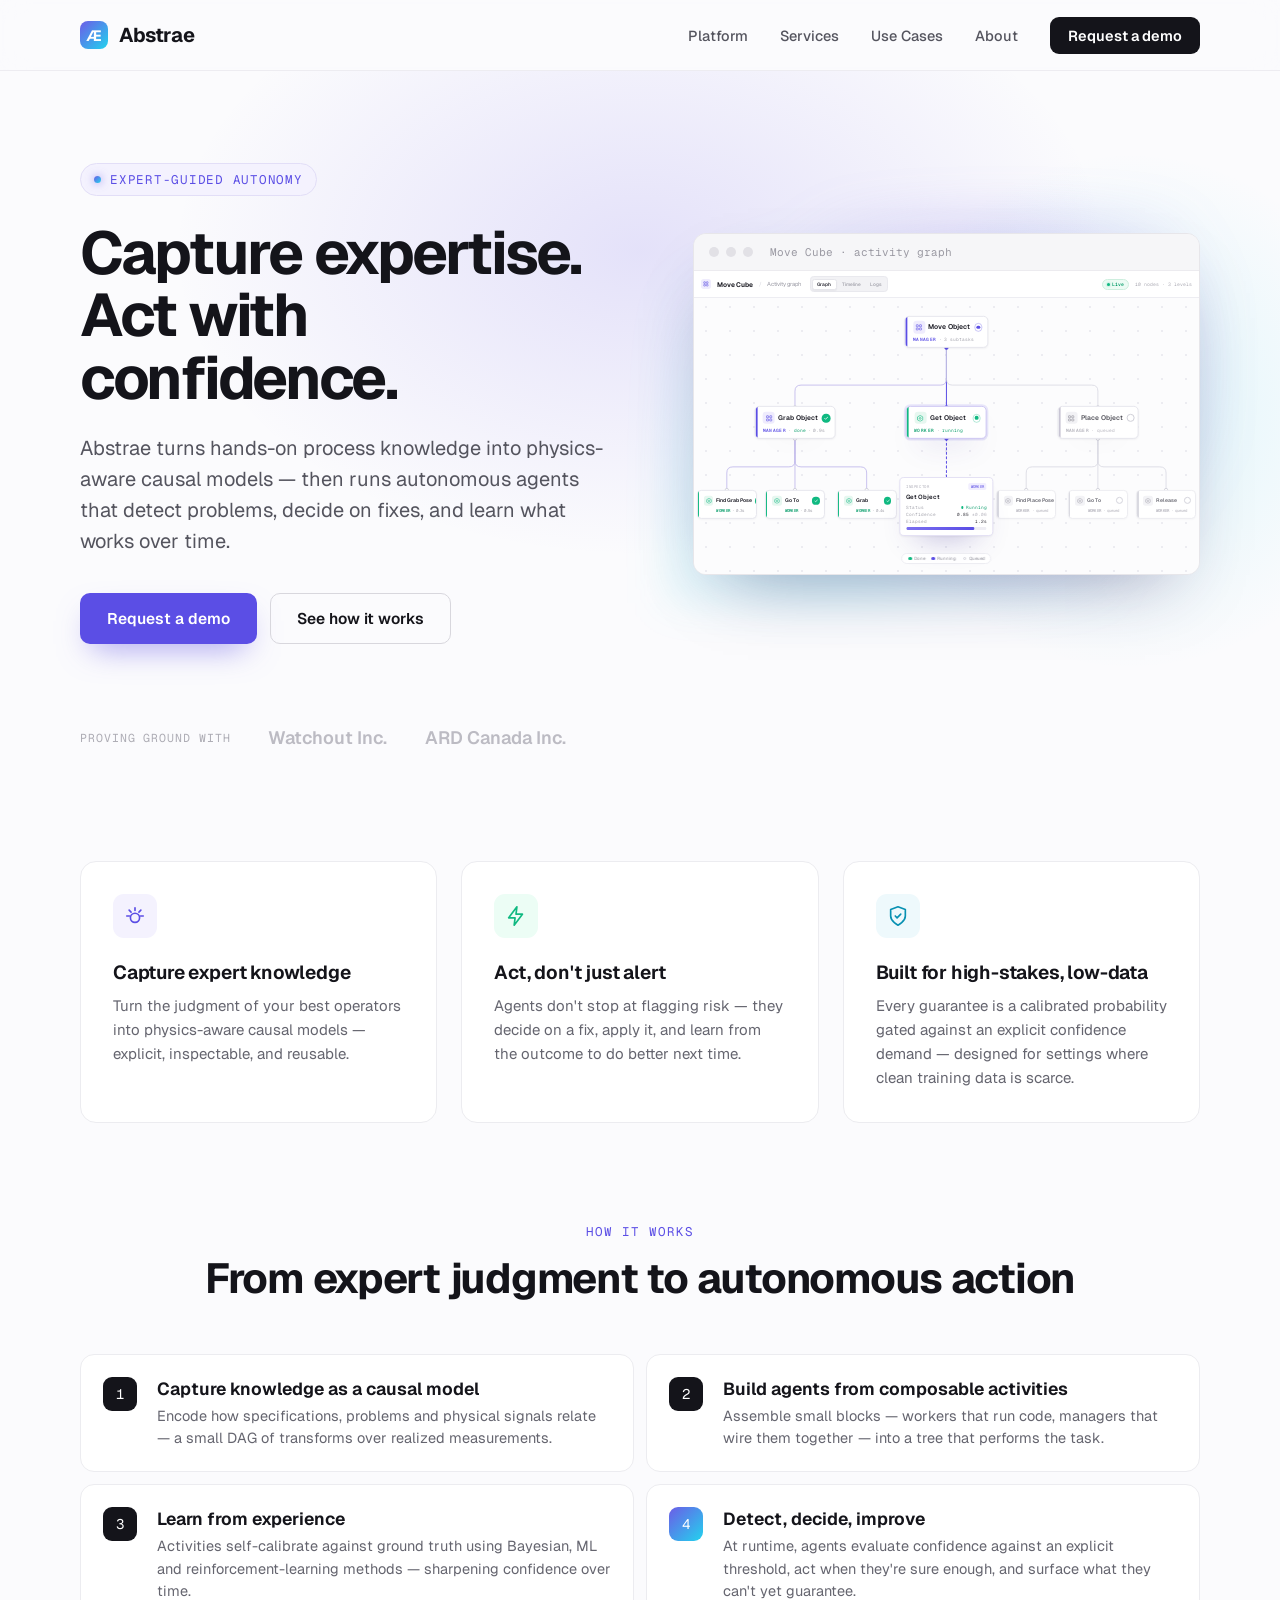
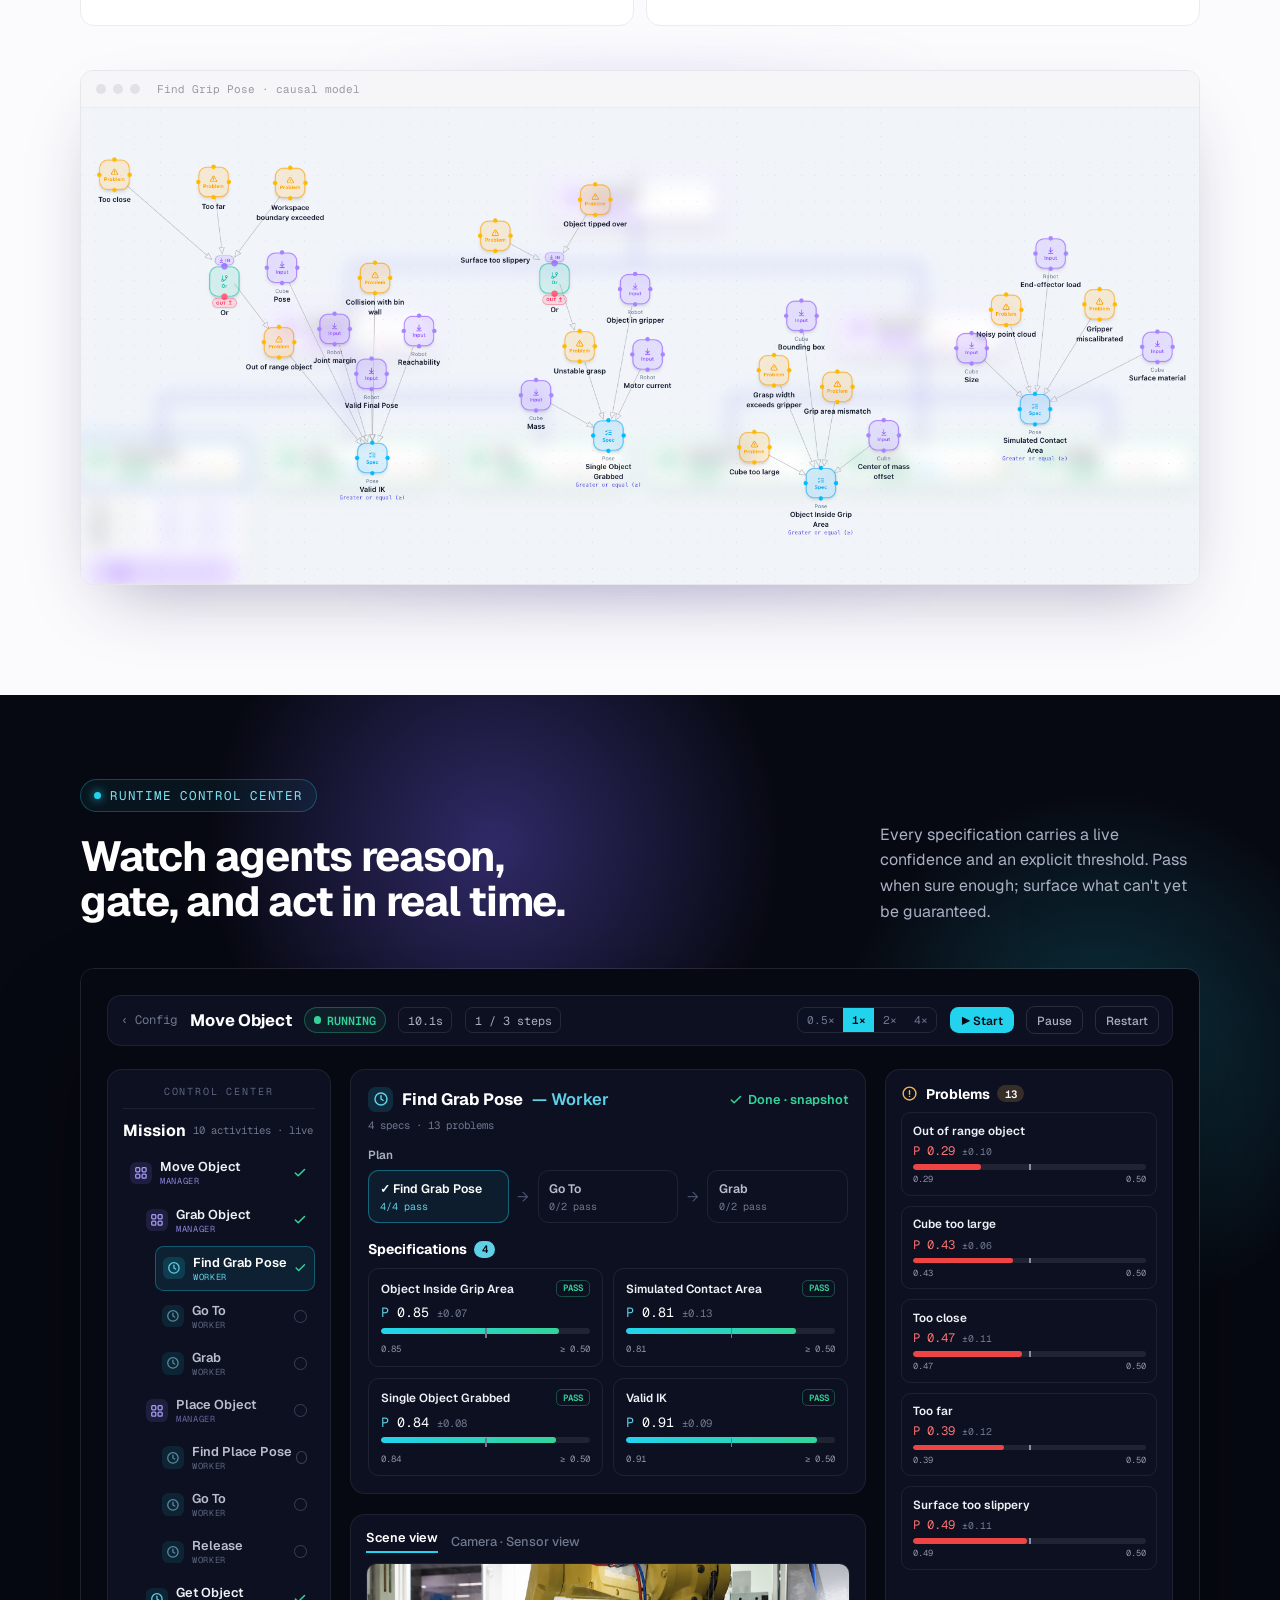
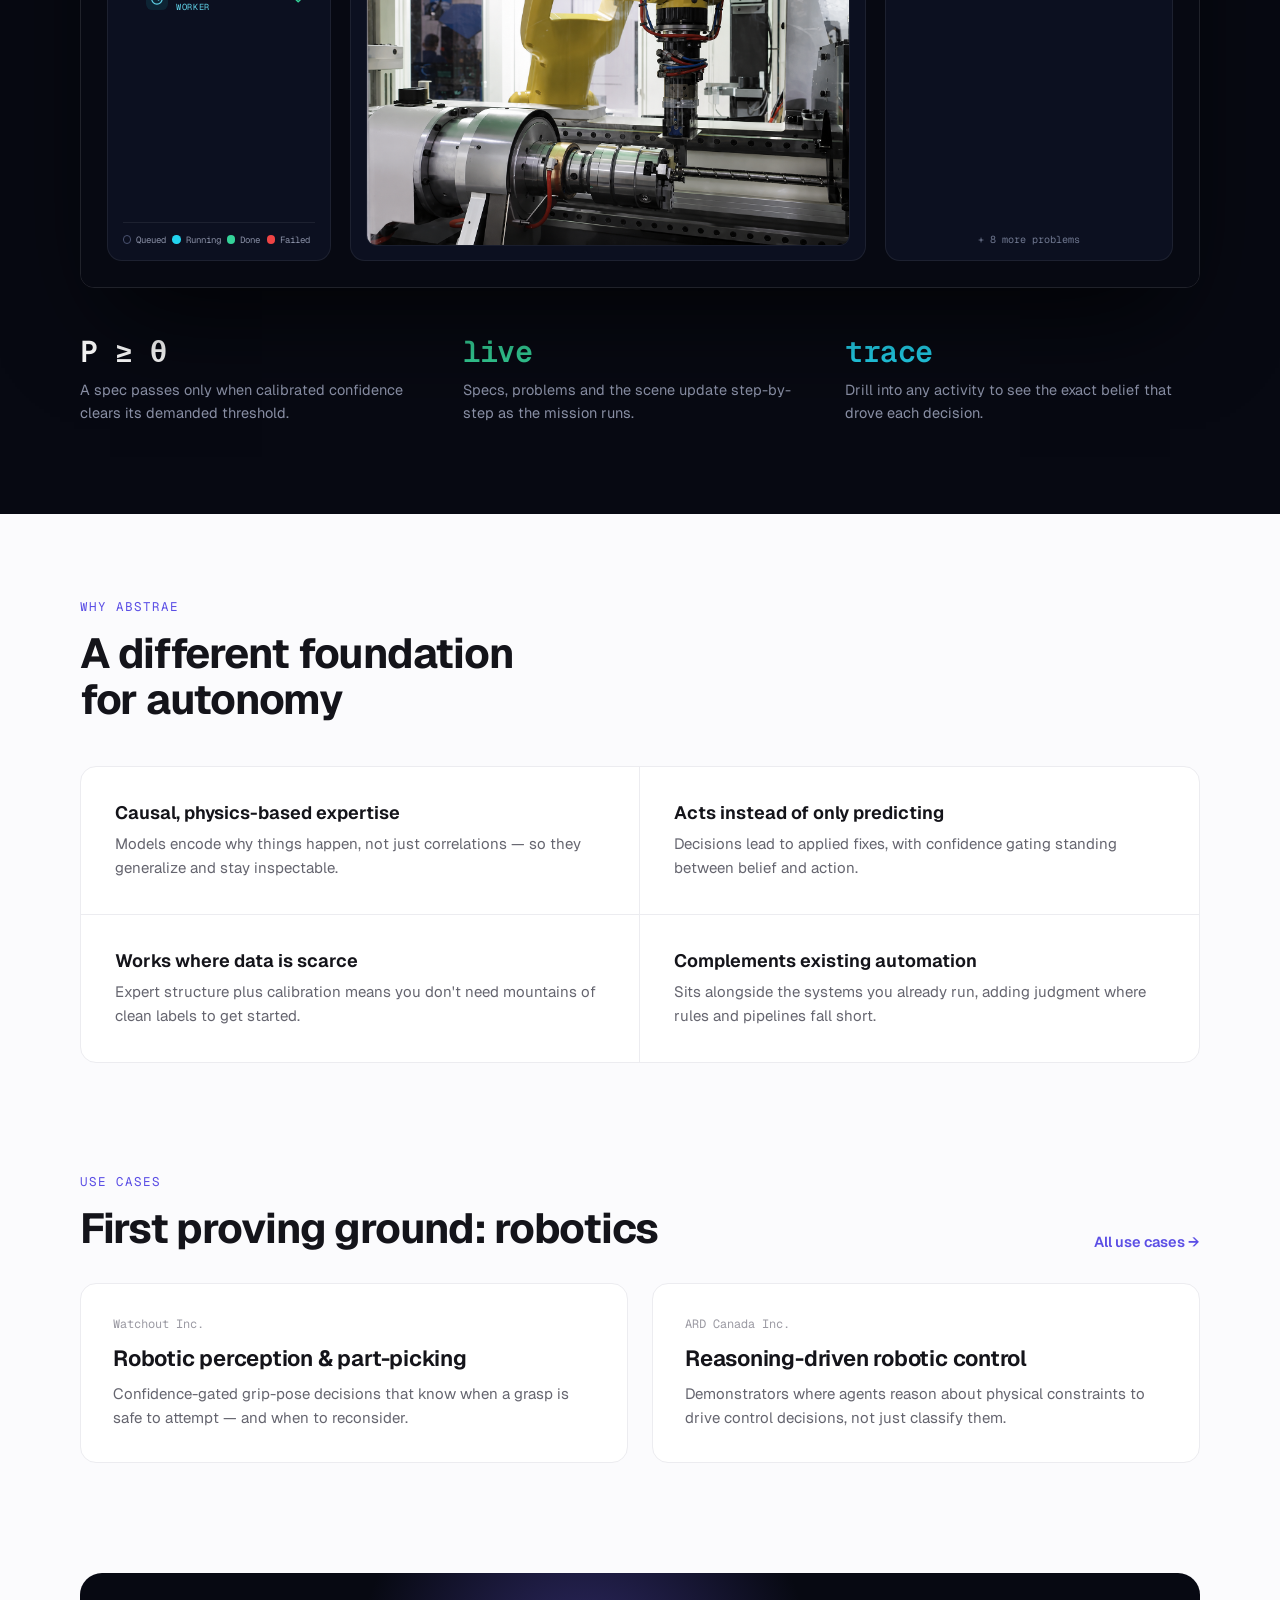
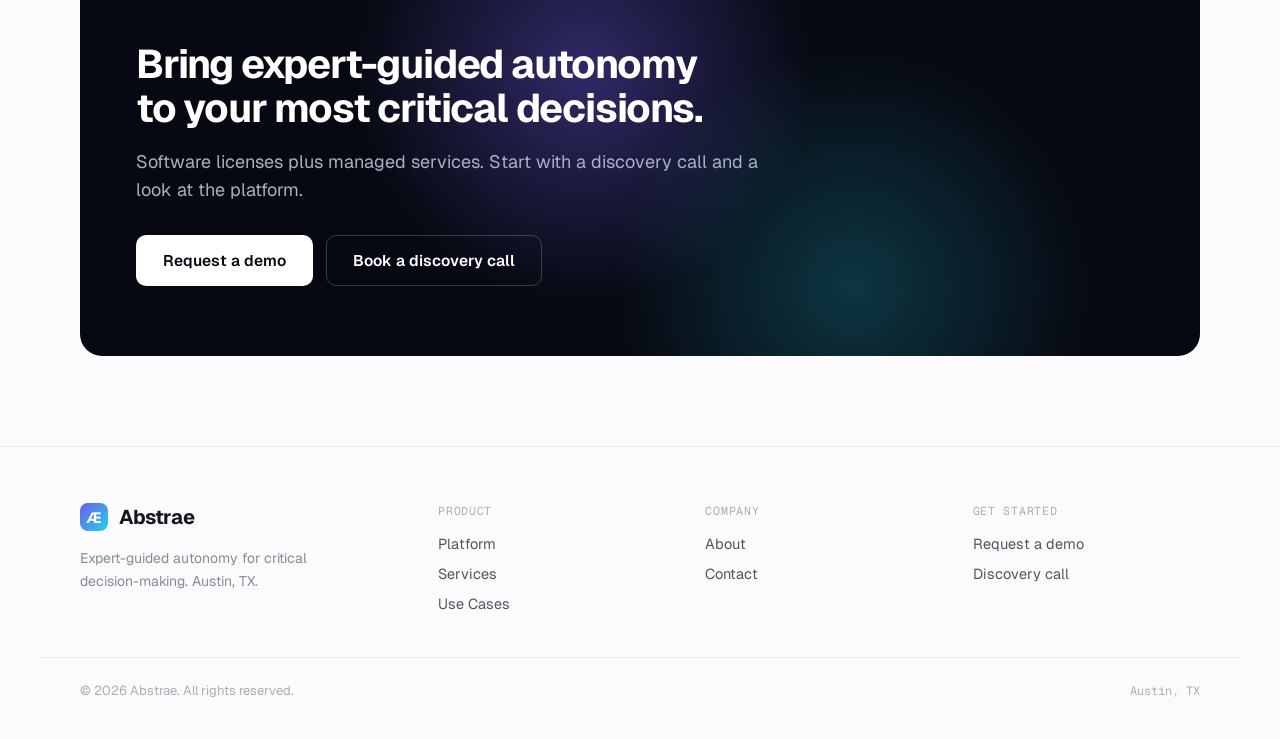
<file: index.html>
<!DOCTYPE html>
<html lang="en">
<head>
  <meta charset="utf-8">
  <meta name="viewport" content="width=device-width, initial-scale=1">
  <title>Abstrae — Expert-guided autonomy for critical decisions</title>
  <meta name="description" content="Abstrae turns hands-on process knowledge into physics-aware causal models, then runs autonomous agents that detect problems, decide on fixes, and learn what works over time.">
  <link rel="icon" href="/assets/favicon.svg" type="image/svg+xml">
  <link rel="preconnect" href="https://fonts.googleapis.com">
  <link rel="preconnect" href="https://fonts.gstatic.com" crossorigin>
  <link href="https://fonts.googleapis.com/css2?family=Geist:wght@300;400;500;600;700;800&family=Geist+Mono:wght@400;500;600&display=swap" rel="stylesheet">
  <link rel="stylesheet" href="/assets/styles.css">
</head>
<body>

  <!-- NAV -->
  <header class="nav">
    <div class="nav-inner">
      <a href="/" class="brand"><span class="brand-mark"><span></span></span><span class="brand-name">Abstrae</span></a>
      <nav class="nav-links">
        <a href="/platform/" class="nav-link">Platform</a>
        <a href="/services/" class="nav-link">Services</a>
        <a href="/use-cases/" class="nav-link">Use Cases</a>
        <a href="/about/" class="nav-link">About</a>
        <a href="/contact/" class="nav-cta">Request a demo</a>
      </nav>
      <button class="nav-toggle" aria-label="Menu">
        <svg width="20" height="20" viewBox="0 0 24 24" fill="none" stroke="#14141a" stroke-width="2" stroke-linecap="round"><path d="M3 6h18M3 12h18M3 18h18"/></svg>
      </button>
    </div>
  </header>

  <!-- HERO -->
  <section class="hero">
    <div class="glow glow-violet" style="top:-180px;left:50%;transform:translateX(-50%);width:1100px;height:720px;background:radial-gradient(ellipse at center,rgba(108,92,231,.16),transparent 60%)"></div>
    <div class="glow glow-cyan" style="top:60px;right:-160px;width:620px;height:560px;background:radial-gradient(circle,rgba(34,211,238,.13),transparent 62%)"></div>

    <div class="hero-split">
      <div>
        <div class="pill" style="margin-bottom:26px"><span class="pill-dot"></span><span>Expert-guided autonomy</span></div>
        <h1 class="h1" style="margin-bottom:24px">Capture expertise.<br>Act with confidence.</h1>
        <p class="lead" style="max-width:540px;margin-bottom:36px">Abstrae turns hands-on process knowledge into physics-aware causal models — then runs autonomous agents that detect problems, decide on fixes, and learn what works over time.</p>
        <div class="hero-actions">
          <a href="/contact/" class="btn btn-primary">Request a demo</a>
          <a href="/platform/" class="btn btn-outline">See how it works</a>
        </div>
      </div>
      <div class="frame-wrap">
        <div class="frame-glow"></div>
        <div class="frame">
          <div class="frame-bar"><i></i><i></i><i></i><span class="frame-title">Move Cube · activity graph</span></div>
          <!-- Activity graph (static render) -->
          <div class="activity-graph">

            <div style="position:absolute;top:0;left:0;right:0;display:flex;align-items:center;gap:1.1cqw;padding:1.05cqw 1.4cqw;background:rgba(255,255,255,.92);backdrop-filter:blur(4px);border-bottom:1px solid #ededf2;z-index:5;">
              <span style="width:2cqw;height:2cqw;border-radius:0.55cqw;background:#efecfd;display:flex;align-items:center;justify-content:center;flex:none;"><svg width="1.15cqw" height="1.15cqw" viewBox="0 0 24 24" fill="none" stroke="#5b4ee5" stroke-width="2.2"><rect x="3" y="3" width="7" height="7" rx="1.6"></rect><rect x="14" y="3" width="7" height="7" rx="1.6"></rect><rect x="3" y="14" width="7" height="7" rx="1.6"></rect><rect x="14" y="14" width="7" height="7" rx="1.6"></rect></svg></span>
              <span style="font-size:1.32cqw;font-weight:650;letter-spacing:-0.01em;color:#1a1a22;">Move Cube</span>
              <span style="color:#d2d2da;font-size:1.1cqw;">/</span>
              <span style="font-size:1.15cqw;color:#9a9aa4;">Activity graph</span>
              <div style="display:flex;align-items:center;gap:0.2cqw;margin-left:0.6cqw;background:#f2f2f5;border:1px solid #e9e9ee;border-radius:0.7cqw;padding:0.24cqw;">
                <span style="font-size:0.95cqw;font-weight:600;color:#2c2c36;background:#fff;border:1px solid #e6e6eb;border-radius:0.5cqw;padding:0.34cqw 0.85cqw;box-shadow:0 1px 1.5px rgba(20,22,45,.05);">Graph</span>
                <span style="font-size:0.95cqw;font-weight:500;color:#9a9aa4;padding:0.34cqw 0.8cqw;">Timeline</span>
                <span style="font-size:0.95cqw;font-weight:500;color:#9a9aa4;padding:0.34cqw 0.8cqw;">Logs</span>
              </div>
              <span style="flex:1;"></span>
              <span style="display:inline-flex;align-items:center;gap:0.5cqw;font-family:'Geist Mono',monospace;font-size:0.95cqw;font-weight:600;color:#0e9f6e;border:1px solid #cdeede;background:#ecfbf4;padding:0.3cqw 0.75cqw;border-radius:100px;"><span style="width:0.6cqw;height:0.6cqw;border-radius:50%;background:#10b981;box-shadow:0 0 0.5cqw rgba(16,185,129,.6);"></span>Live</span>
              <span style="font-family:'Geist Mono',monospace;font-size:0.95cqw;color:#adacb5;white-space:nowrap;">10 nodes · 3 levels</span>
            </div>

            <svg viewBox="0 0 1000 600" preserveAspectRatio="none" style="position:absolute;inset:0;width:100%;height:100%;pointer-events:none;">
              <path d="M500 152 V214 Q500 226 488 226 H212 Q200 226 200 238 V270" fill="none" stroke="#bcb4ea" stroke-width="1.6" stroke-linecap="round" stroke-linejoin="round"></path>
              <path d="M500 152 V270" fill="none" stroke="#5b4ee5" stroke-width="2" stroke-linecap="round" stroke-linejoin="round"></path>
              <path d="M500 152 V214 Q500 226 512 226 H788 Q800 226 800 238 V270" fill="none" stroke="#d8d8e1" stroke-width="1.6" stroke-linecap="round" stroke-linejoin="round"></path>
              <path d="M200 332 V376 Q200 388 188 388 H77 Q65 388 65 400 V434" fill="none" stroke="#bcb4ea" stroke-width="1.6" stroke-linecap="round" stroke-linejoin="round"></path>
              <path d="M200 332 V434" fill="none" stroke="#bcb4ea" stroke-width="1.6" stroke-linecap="round" stroke-linejoin="round"></path>
              <path d="M200 332 V376 Q200 388 212 388 H330 Q342 388 342 400 V434" fill="none" stroke="#bcb4ea" stroke-width="1.6" stroke-linecap="round" stroke-linejoin="round"></path>
              <path d="M800 332 V376 Q800 388 788 388 H670 Q658 388 658 400 V434" fill="none" stroke="#d8d8e1" stroke-width="1.6" stroke-linecap="round" stroke-linejoin="round"></path>
              <path d="M800 332 V434" fill="none" stroke="#d8d8e1" stroke-width="1.6" stroke-linecap="round" stroke-linejoin="round"></path>
              <path d="M800 332 V376 Q800 388 812 388 H923 Q935 388 935 400 V434" fill="none" stroke="#d8d8e1" stroke-width="1.6" stroke-linecap="round" stroke-linejoin="round"></path>
              <path d="M500 332 V408" fill="none" stroke="#5b4ee5" stroke-width="2" stroke-dasharray="4 5" stroke-linecap="round" stroke-linejoin="round"></path>
              <circle cx="500" cy="152" r="3.4" fill="#5b4ee5" stroke="#5b4ee5" stroke-width="1.5"></circle>
              <circle cx="200" cy="270" r="3.4" fill="#ffffff" stroke="#c9c9d3" stroke-width="1.5"></circle>
              <circle cx="500" cy="270" r="3.4" fill="#5b4ee5" stroke="#5b4ee5" stroke-width="1.5"></circle>
              <circle cx="800" cy="270" r="3.4" fill="#ffffff" stroke="#c9c9d3" stroke-width="1.5"></circle>
              <circle cx="200" cy="332" r="3.4" fill="#ffffff" stroke="#c9c9d3" stroke-width="1.5"></circle>
              <circle cx="500" cy="332" r="3.4" fill="#5b4ee5" stroke="#5b4ee5" stroke-width="1.5"></circle>
              <circle cx="800" cy="332" r="3.4" fill="#ffffff" stroke="#c9c9d3" stroke-width="1.5"></circle>
              <circle cx="65" cy="434" r="3.4" fill="#ffffff" stroke="#c9c9d3" stroke-width="1.5"></circle>
              <circle cx="200" cy="434" r="3.4" fill="#ffffff" stroke="#c9c9d3" stroke-width="1.5"></circle>
              <circle cx="342" cy="434" r="3.4" fill="#ffffff" stroke="#c9c9d3" stroke-width="1.5"></circle>
              <circle cx="658" cy="434" r="3.4" fill="#ffffff" stroke="#c9c9d3" stroke-width="1.5"></circle>
              <circle cx="800" cy="434" r="3.4" fill="#ffffff" stroke="#c9c9d3" stroke-width="1.5"></circle>
              <circle cx="935" cy="434" r="3.4" fill="#ffffff" stroke="#c9c9d3" stroke-width="1.5"></circle>
            </svg>

            <!-- ROOT : Move Object -->
            <div style="position:absolute;left:50%;top:20%;transform:translate(-50%,-50%);width:16.5cqw;height:6.4cqw;box-sizing:border-box;background:#fff;border:1px solid #e7e7ee;border-radius:0.95cqw;box-shadow:0 1px 2px rgba(20,22,45,.05),0 12px 26px -16px rgba(20,22,45,.3);overflow:hidden;display:flex;flex-direction:column;justify-content:center;">
              <span style="position:absolute;left:0;top:0;bottom:0;width:0.32cqw;background:#5b4ee5;"></span>
              <div style="padding:0 1cqw 0 1.4cqw;display:flex;flex-direction:column;gap:0.5cqw;">
                <div style="display:flex;align-items:center;gap:0.7cqw;">
                  <span style="width:2.4cqw;height:2.4cqw;border-radius:0.65cqw;background:#efecfd;display:flex;align-items:center;justify-content:center;flex:none;"><svg width="1.4cqw" height="1.4cqw" viewBox="0 0 24 24" fill="none" stroke="#5b4ee5" stroke-width="2.1"><rect x="3" y="3" width="7" height="7" rx="1.6"></rect><rect x="14" y="3" width="7" height="7" rx="1.6"></rect><rect x="3" y="14" width="7" height="7" rx="1.6"></rect><rect x="14" y="14" width="7" height="7" rx="1.6"></rect></svg></span>
                  <span style="flex:1;font-size:1.36cqw;font-weight:600;color:#1b1b24;line-height:1;white-space:nowrap;">Move Object</span>
                  <span style="position:relative;width:1.7cqw;height:1.7cqw;display:flex;align-items:center;justify-content:center;flex:none;"><span style="position:absolute;inset:0;border-radius:50%;border:1.5px solid #5b4ee5;opacity:.3;"></span><span style="width:0.75cqw;height:0.75cqw;border-radius:50%;background:#5b4ee5;animation:agpulse 1.5s ease-in-out infinite;"></span></span>
                </div>
                <div style="display:flex;align-items:center;gap:0.45cqw;font-family:'Geist Mono',monospace;font-size:0.9cqw;color:#a4a4ad;white-space:nowrap;"><span style="color:#5b4ee5;font-weight:600;letter-spacing:0.08em;">MANAGER</span><span>·</span><span>3 subtasks</span></div>
              </div>
            </div>

            <!-- TIER 1 : Grab Object (done) -->
            <div style="position:absolute;left:20%;top:50%;transform:translate(-50%,-50%);width:16cqw;height:6.4cqw;box-sizing:border-box;background:#fff;border:1px solid #e7e7ee;border-radius:0.95cqw;box-shadow:0 1px 2px rgba(20,22,45,.05),0 12px 26px -16px rgba(20,22,45,.3);overflow:hidden;display:flex;flex-direction:column;justify-content:center;">
              <span style="position:absolute;left:0;top:0;bottom:0;width:0.32cqw;background:#5b4ee5;"></span>
              <div style="padding:0 1cqw 0 1.4cqw;display:flex;flex-direction:column;gap:0.5cqw;">
                <div style="display:flex;align-items:center;gap:0.7cqw;">
                  <span style="width:2.4cqw;height:2.4cqw;border-radius:0.65cqw;background:#efecfd;display:flex;align-items:center;justify-content:center;flex:none;"><svg width="1.4cqw" height="1.4cqw" viewBox="0 0 24 24" fill="none" stroke="#5b4ee5" stroke-width="2.1"><rect x="3" y="3" width="7" height="7" rx="1.6"></rect><rect x="14" y="3" width="7" height="7" rx="1.6"></rect><rect x="3" y="14" width="7" height="7" rx="1.6"></rect><rect x="14" y="14" width="7" height="7" rx="1.6"></rect></svg></span>
                  <span style="flex:1;font-size:1.32cqw;font-weight:600;color:#1b1b24;line-height:1;white-space:nowrap;">Grab Object</span>
                  <span style="width:1.7cqw;height:1.7cqw;border-radius:50%;background:#10b981;display:flex;align-items:center;justify-content:center;flex:none;"><svg width="1cqw" height="1cqw" viewBox="0 0 24 24" fill="none" stroke="#fff" stroke-width="3.6" stroke-linecap="round" stroke-linejoin="round"><path d="M5 12l4 4L19 7"></path></svg></span>
                </div>
                <div style="display:flex;align-items:center;gap:0.45cqw;font-family:'Geist Mono',monospace;font-size:0.9cqw;color:#a4a4ad;white-space:nowrap;"><span style="color:#5b4ee5;font-weight:600;letter-spacing:0.08em;">MANAGER</span><span>·</span><span style="color:#0e9f6e;">done</span><span>·</span><span>0.9s</span></div>
              </div>
            </div>

            <!-- TIER 1 : Get Object (running, focused) -->
            <div style="position:absolute;left:50%;top:50%;transform:translate(-50%,-50%);width:16cqw;height:6.4cqw;box-sizing:border-box;background:#fff;border:1px solid #cfc8f4;border-radius:0.95cqw;box-shadow:0 0 0 0.34cqw rgba(91,78,229,.12),0 1px 2px rgba(20,22,45,.05),0 14px 30px -14px rgba(60,45,150,.4);overflow:hidden;display:flex;flex-direction:column;justify-content:center;">
              <span style="position:absolute;left:0;top:0;bottom:0;width:0.32cqw;background:#10b981;"></span>
              <div style="padding:0 1cqw 0 1.4cqw;display:flex;flex-direction:column;gap:0.5cqw;">
                <div style="display:flex;align-items:center;gap:0.7cqw;">
                  <span style="width:2.4cqw;height:2.4cqw;border-radius:0.65cqw;background:#e7f7f0;display:flex;align-items:center;justify-content:center;flex:none;"><svg width="1.4cqw" height="1.4cqw" viewBox="0 0 24 24" fill="none" stroke="#10b981" stroke-width="2" stroke-linejoin="round"><path d="M12 2 3 7v10l9 5 9-5V7z"></path><circle cx="12" cy="12" r="3.1"></circle></svg></span>
                  <span style="flex:1;font-size:1.32cqw;font-weight:600;color:#1b1b24;line-height:1;white-space:nowrap;">Get Object</span>
                  <span style="position:relative;width:1.7cqw;height:1.7cqw;display:flex;align-items:center;justify-content:center;flex:none;"><span style="position:absolute;inset:0;border-radius:50%;border:1.5px solid #10b981;opacity:.3;"></span><span style="width:0.75cqw;height:0.75cqw;border-radius:50%;background:#10b981;animation:agpulse 1.5s ease-in-out infinite;"></span></span>
                </div>
                <div style="display:flex;align-items:center;gap:0.45cqw;font-family:'Geist Mono',monospace;font-size:0.9cqw;color:#a4a4ad;white-space:nowrap;"><span style="color:#0e9f6e;font-weight:600;letter-spacing:0.08em;">WORKER</span><span>·</span><span style="color:#0e9f6e;">running</span></div>
              </div>
            </div>

            <!-- TIER 1 : Place Object (queued) -->
            <div style="position:absolute;left:80%;top:50%;transform:translate(-50%,-50%);width:16cqw;height:6.4cqw;box-sizing:border-box;background:#fff;border:1px solid #e7e7ee;border-radius:0.95cqw;box-shadow:0 1px 2px rgba(20,22,45,.05),0 12px 26px -16px rgba(20,22,45,.3);overflow:hidden;display:flex;flex-direction:column;justify-content:center;">
              <span style="position:absolute;left:0;top:0;bottom:0;width:0.32cqw;background:#c8c5d4;"></span>
              <div style="padding:0 1cqw 0 1.4cqw;display:flex;flex-direction:column;gap:0.5cqw;">
                <div style="display:flex;align-items:center;gap:0.7cqw;">
                  <span style="width:2.4cqw;height:2.4cqw;border-radius:0.65cqw;background:#f2f2f5;display:flex;align-items:center;justify-content:center;flex:none;"><svg width="1.4cqw" height="1.4cqw" viewBox="0 0 24 24" fill="none" stroke="#8d8c97" stroke-width="2.1"><rect x="3" y="3" width="7" height="7" rx="1.6"></rect><rect x="14" y="3" width="7" height="7" rx="1.6"></rect><rect x="3" y="14" width="7" height="7" rx="1.6"></rect><rect x="14" y="14" width="7" height="7" rx="1.6"></rect></svg></span>
                  <span style="flex:1;font-size:1.32cqw;font-weight:600;color:#57575f;line-height:1;white-space:nowrap;">Place Object</span>
                  <span style="width:1.55cqw;height:1.55cqw;border-radius:50%;border:1.6px solid #d0d0d8;flex:none;"></span>
                </div>
                <div style="display:flex;align-items:center;gap:0.45cqw;font-family:'Geist Mono',monospace;font-size:0.9cqw;color:#b3b2bb;white-space:nowrap;"><span style="font-weight:600;letter-spacing:0.08em;">MANAGER</span><span>·</span><span>queued</span></div>
              </div>
            </div>

            <!-- TIER 2 leaves (under Grab — done) -->
            <div style="position:absolute;left:6.5%;top:77%;transform:translate(-50%,-50%);width:11.9cqw;height:5.6cqw;box-sizing:border-box;background:#fff;border:1px solid #e7e7ee;border-radius:0.85cqw;box-shadow:0 1px 2px rgba(20,22,45,.04),0 10px 22px -16px rgba(20,22,45,.26);overflow:hidden;display:flex;flex-direction:column;justify-content:center;">
              <span style="position:absolute;left:0;top:0;bottom:0;width:0.3cqw;background:#10b981;"></span>
              <div style="padding:0 0.85cqw 0 1.25cqw;display:flex;flex-direction:column;gap:0.4cqw;">
                <div style="display:flex;align-items:center;gap:0.6cqw;">
                  <span style="width:1.85cqw;height:1.85cqw;border-radius:0.5cqw;background:#e7f7f0;display:flex;align-items:center;justify-content:center;flex:none;"><svg width="1.2cqw" height="1.2cqw" viewBox="0 0 24 24" fill="none" stroke="#10b981" stroke-width="2" stroke-linejoin="round"><path d="M12 2 3 7v10l9 5 9-5V7z"></path><circle cx="12" cy="12" r="3.1"></circle></svg></span>
                  <span style="flex:1;font-size:1.02cqw;font-weight:600;color:#1b1b24;line-height:1;white-space:nowrap;">Find Grab Pose</span>
                  <span style="width:1.45cqw;height:1.45cqw;border-radius:50%;background:#10b981;display:flex;align-items:center;justify-content:center;flex:none;"><svg width="0.85cqw" height="0.85cqw" viewBox="0 0 24 24" fill="none" stroke="#fff" stroke-width="3.8" stroke-linecap="round" stroke-linejoin="round"><path d="M5 12l4 4L19 7"></path></svg></span>
                </div>
                <div style="font-family:'Geist Mono',monospace;font-size:0.82cqw;color:#a4a4ad;padding-left:2.45cqw;"><span style="color:#0e9f6e;font-weight:600;letter-spacing:0.07em;">WORKER</span> · 0.3s</div>
              </div>
            </div>

            <div style="position:absolute;left:20%;top:77%;transform:translate(-50%,-50%);width:11.9cqw;height:5.6cqw;box-sizing:border-box;background:#fff;border:1px solid #e7e7ee;border-radius:0.85cqw;box-shadow:0 1px 2px rgba(20,22,45,.04),0 10px 22px -16px rgba(20,22,45,.26);overflow:hidden;display:flex;flex-direction:column;justify-content:center;">
              <span style="position:absolute;left:0;top:0;bottom:0;width:0.3cqw;background:#10b981;"></span>
              <div style="padding:0 0.85cqw 0 1.25cqw;display:flex;flex-direction:column;gap:0.4cqw;">
                <div style="display:flex;align-items:center;gap:0.6cqw;">
                  <span style="width:1.85cqw;height:1.85cqw;border-radius:0.5cqw;background:#e7f7f0;display:flex;align-items:center;justify-content:center;flex:none;"><svg width="1.2cqw" height="1.2cqw" viewBox="0 0 24 24" fill="none" stroke="#10b981" stroke-width="2" stroke-linejoin="round"><path d="M12 2 3 7v10l9 5 9-5V7z"></path><circle cx="12" cy="12" r="3.1"></circle></svg></span>
                  <span style="flex:1;font-size:1.02cqw;font-weight:600;color:#1b1b24;line-height:1;white-space:nowrap;">Go To</span>
                  <span style="width:1.45cqw;height:1.45cqw;border-radius:50%;background:#10b981;display:flex;align-items:center;justify-content:center;flex:none;"><svg width="0.85cqw" height="0.85cqw" viewBox="0 0 24 24" fill="none" stroke="#fff" stroke-width="3.8" stroke-linecap="round" stroke-linejoin="round"><path d="M5 12l4 4L19 7"></path></svg></span>
                </div>
                <div style="font-family:'Geist Mono',monospace;font-size:0.82cqw;color:#a4a4ad;padding-left:2.45cqw;"><span style="color:#0e9f6e;font-weight:600;letter-spacing:0.07em;">WORKER</span> · 0.5s</div>
              </div>
            </div>

            <div style="position:absolute;left:34.2%;top:77%;transform:translate(-50%,-50%);width:11.9cqw;height:5.6cqw;box-sizing:border-box;background:#fff;border:1px solid #e7e7ee;border-radius:0.85cqw;box-shadow:0 1px 2px rgba(20,22,45,.04),0 10px 22px -16px rgba(20,22,45,.26);overflow:hidden;display:flex;flex-direction:column;justify-content:center;">
              <span style="position:absolute;left:0;top:0;bottom:0;width:0.3cqw;background:#10b981;"></span>
              <div style="padding:0 0.85cqw 0 1.25cqw;display:flex;flex-direction:column;gap:0.4cqw;">
                <div style="display:flex;align-items:center;gap:0.6cqw;">
                  <span style="width:1.85cqw;height:1.85cqw;border-radius:0.5cqw;background:#e7f7f0;display:flex;align-items:center;justify-content:center;flex:none;"><svg width="1.2cqw" height="1.2cqw" viewBox="0 0 24 24" fill="none" stroke="#10b981" stroke-width="2" stroke-linejoin="round"><path d="M12 2 3 7v10l9 5 9-5V7z"></path><circle cx="12" cy="12" r="3.1"></circle></svg></span>
                  <span style="flex:1;font-size:1.02cqw;font-weight:600;color:#1b1b24;line-height:1;white-space:nowrap;">Grab</span>
                  <span style="width:1.45cqw;height:1.45cqw;border-radius:50%;background:#10b981;display:flex;align-items:center;justify-content:center;flex:none;"><svg width="0.85cqw" height="0.85cqw" viewBox="0 0 24 24" fill="none" stroke="#fff" stroke-width="3.8" stroke-linecap="round" stroke-linejoin="round"><path d="M5 12l4 4L19 7"></path></svg></span>
                </div>
                <div style="font-family:'Geist Mono',monospace;font-size:0.82cqw;color:#a4a4ad;padding-left:2.45cqw;"><span style="color:#0e9f6e;font-weight:600;letter-spacing:0.07em;">WORKER</span> · 0.4s</div>
              </div>
            </div>

            <!-- TIER 2 leaves (under Place — queued) -->
            <div style="position:absolute;left:65.8%;top:77%;transform:translate(-50%,-50%);width:11.9cqw;height:5.6cqw;box-sizing:border-box;background:#fff;border:1px solid #ededf1;border-radius:0.85cqw;box-shadow:0 1px 2px rgba(20,22,45,.03);overflow:hidden;display:flex;flex-direction:column;justify-content:center;">
              <span style="position:absolute;left:0;top:0;bottom:0;width:0.3cqw;background:#d9d9e0;"></span>
              <div style="padding:0 0.85cqw 0 1.25cqw;display:flex;flex-direction:column;gap:0.4cqw;">
                <div style="display:flex;align-items:center;gap:0.6cqw;">
                  <span style="width:1.85cqw;height:1.85cqw;border-radius:0.5cqw;background:#f3f3f6;display:flex;align-items:center;justify-content:center;flex:none;"><svg width="1.2cqw" height="1.2cqw" viewBox="0 0 24 24" fill="none" stroke="#a7a6b0" stroke-width="2" stroke-linejoin="round"><path d="M12 2 3 7v10l9 5 9-5V7z"></path><circle cx="12" cy="12" r="3.1"></circle></svg></span>
                  <span style="flex:1;font-size:1.02cqw;font-weight:600;color:#6a6a73;line-height:1;white-space:nowrap;">Find Place Pose</span>
                  <span style="width:1.35cqw;height:1.35cqw;border-radius:50%;border:1.5px solid #d4d4dc;flex:none;"></span>
                </div>
                <div style="font-family:'Geist Mono',monospace;font-size:0.82cqw;color:#b7b6bf;padding-left:2.45cqw;"><span style="font-weight:600;letter-spacing:0.07em;">WORKER</span> · queued</div>
              </div>
            </div>

            <div style="position:absolute;left:80%;top:77%;transform:translate(-50%,-50%);width:11.9cqw;height:5.6cqw;box-sizing:border-box;background:#fff;border:1px solid #ededf1;border-radius:0.85cqw;box-shadow:0 1px 2px rgba(20,22,45,.03);overflow:hidden;display:flex;flex-direction:column;justify-content:center;">
              <span style="position:absolute;left:0;top:0;bottom:0;width:0.3cqw;background:#d9d9e0;"></span>
              <div style="padding:0 0.85cqw 0 1.25cqw;display:flex;flex-direction:column;gap:0.4cqw;">
                <div style="display:flex;align-items:center;gap:0.6cqw;">
                  <span style="width:1.85cqw;height:1.85cqw;border-radius:0.5cqw;background:#f3f3f6;display:flex;align-items:center;justify-content:center;flex:none;"><svg width="1.2cqw" height="1.2cqw" viewBox="0 0 24 24" fill="none" stroke="#a7a6b0" stroke-width="2" stroke-linejoin="round"><path d="M12 2 3 7v10l9 5 9-5V7z"></path><circle cx="12" cy="12" r="3.1"></circle></svg></span>
                  <span style="flex:1;font-size:1.02cqw;font-weight:600;color:#6a6a73;line-height:1;white-space:nowrap;">Go To</span>
                  <span style="width:1.35cqw;height:1.35cqw;border-radius:50%;border:1.5px solid #d4d4dc;flex:none;"></span>
                </div>
                <div style="font-family:'Geist Mono',monospace;font-size:0.82cqw;color:#b7b6bf;padding-left:2.45cqw;"><span style="font-weight:600;letter-spacing:0.07em;">WORKER</span> · queued</div>
              </div>
            </div>

            <div style="position:absolute;left:93.5%;top:77%;transform:translate(-50%,-50%);width:11.9cqw;height:5.6cqw;box-sizing:border-box;background:#fff;border:1px solid #ededf1;border-radius:0.85cqw;box-shadow:0 1px 2px rgba(20,22,45,.03);overflow:hidden;display:flex;flex-direction:column;justify-content:center;">
              <span style="position:absolute;left:0;top:0;bottom:0;width:0.3cqw;background:#d9d9e0;"></span>
              <div style="padding:0 0.85cqw 0 1.25cqw;display:flex;flex-direction:column;gap:0.4cqw;">
                <div style="display:flex;align-items:center;gap:0.6cqw;">
                  <span style="width:1.85cqw;height:1.85cqw;border-radius:0.5cqw;background:#f3f3f6;display:flex;align-items:center;justify-content:center;flex:none;"><svg width="1.2cqw" height="1.2cqw" viewBox="0 0 24 24" fill="none" stroke="#a7a6b0" stroke-width="2" stroke-linejoin="round"><path d="M12 2 3 7v10l9 5 9-5V7z"></path><circle cx="12" cy="12" r="3.1"></circle></svg></span>
                  <span style="flex:1;font-size:1.02cqw;font-weight:600;color:#6a6a73;line-height:1;white-space:nowrap;">Release</span>
                  <span style="width:1.35cqw;height:1.35cqw;border-radius:50%;border:1.5px solid #d4d4dc;flex:none;"></span>
                </div>
                <div style="font-family:'Geist Mono',monospace;font-size:0.82cqw;color:#b7b6bf;padding-left:2.45cqw;"><span style="font-weight:600;letter-spacing:0.07em;">WORKER</span> · queued</div>
              </div>
            </div>

            <!-- FOCUS INSPECTOR -->
            <div style="position:absolute;left:50%;top:68%;transform:translateX(-50%);width:18.5cqw;box-sizing:border-box;background:#fff;border:1px solid #e4e1f4;border-radius:0.9cqw;box-shadow:0 1px 2px rgba(20,22,45,.05),0 16px 32px -18px rgba(60,45,150,.42);padding:0.95cqw 1.1cqw;display:flex;flex-direction:column;gap:0.7cqw;">
              <div style="display:flex;align-items:center;gap:0.55cqw;"><span style="font-family:'Geist Mono',monospace;font-size:0.78cqw;letter-spacing:0.14em;color:#b0afba;">INSPECTOR</span><span style="flex:1;"></span><span style="font-family:'Geist Mono',monospace;font-size:0.78cqw;color:#5b4ee5;background:#f1eefe;padding:0.18cqw 0.5cqw;border-radius:0.35cqw;letter-spacing:0.06em;">WORKER</span></div>
              <div style="font-size:1.2cqw;font-weight:600;color:#1b1b24;">Get Object</div>
              <div style="display:flex;flex-direction:column;gap:0.42cqw;font-family:'Geist Mono',monospace;font-size:0.88cqw;">
                <div style="display:flex;justify-content:space-between;"><span style="color:#a4a4ad;">Status</span><span style="color:#0e9f6e;display:inline-flex;align-items:center;gap:0.4cqw;"><span style="width:0.55cqw;height:0.55cqw;border-radius:50%;background:#10b981;"></span>Running</span></div>
                <div style="display:flex;justify-content:space-between;"><span style="color:#a4a4ad;">Confidence</span><span style="color:#38373f;white-space:nowrap;">0.85 <span style="color:#b7b6bf;">±0.06</span></span></div>
                <div style="display:flex;justify-content:space-between;"><span style="color:#a4a4ad;">Elapsed</span><span style="color:#38373f;">1.2s</span></div>
              </div>
              <div style="height:0.5cqw;border-radius:0.25cqw;background:#efeef4;overflow:hidden;"><div style="width:85%;height:100%;background:linear-gradient(90deg,#7a6ef0,#5b4ee5);border-radius:0.25cqw;"></div></div>
            </div>

            <!-- LEGEND -->
            <div style="position:absolute;left:50%;bottom:1.9cqw;transform:translateX(-50%);display:flex;align-items:center;gap:1.3cqw;background:rgba(255,255,255,.85);backdrop-filter:blur(3px);border:1px solid #ededf2;border-radius:100px;padding:0.45cqw 1.1cqw;font-size:0.88cqw;color:#8a8a95;z-index:4;">
              <span style="display:inline-flex;align-items:center;gap:0.45cqw;"><span style="width:0.7cqw;height:0.7cqw;border-radius:50%;background:#10b981;"></span>Done</span>
              <span style="display:inline-flex;align-items:center;gap:0.45cqw;"><span style="width:0.7cqw;height:0.7cqw;border-radius:50%;background:#5b4ee5;"></span>Running</span>
              <span style="display:inline-flex;align-items:center;gap:0.45cqw;"><span style="width:0.7cqw;height:0.7cqw;border-radius:50%;border:1.5px solid #cdcdd6;"></span>Queued</span>
            </div>

          </div>
        </div>
      </div>
    </div>

    <!-- client strip -->
    <div class="client-strip">
      <span class="label">Proving ground with</span>
      <span class="name">Watchout Inc.</span>
      <span class="name">ARD Canada Inc.</span>
    </div>
  </section>

  <!-- VALUE POINTS -->
  <section class="container" style="padding-top:56px;padding-bottom:30px">
    <div class="grid-3">
      <div class="card">
        <div class="card-icon violet"><svg width="22" height="22" viewBox="0 0 24 24" fill="none" stroke="#5b4ee5" stroke-width="1.8" stroke-linecap="round" stroke-linejoin="round"><path d="M12 3v3M5.6 5.6l2.1 2.1M3 12h3M18 12h3M16.3 7.7l2.1-2.1"/><circle cx="12" cy="14" r="5"/></svg></div>
        <h3 class="h3">Capture expert knowledge</h3>
        <p class="body">Turn the judgment of your best operators into physics-aware causal models — explicit, inspectable, and reusable.</p>
      </div>
      <div class="card">
        <div class="card-icon green"><svg width="22" height="22" viewBox="0 0 24 24" fill="none" stroke="#10b981" stroke-width="1.8" stroke-linecap="round" stroke-linejoin="round"><path d="M13 2 4 14h7l-1 8 9-12h-7l1-8z"/></svg></div>
        <h3 class="h3">Act, don't just alert</h3>
        <p class="body">Agents don't stop at flagging risk — they decide on a fix, apply it, and learn from the outcome to do better next time.</p>
      </div>
      <div class="card">
        <div class="card-icon cyan"><svg width="22" height="22" viewBox="0 0 24 24" fill="none" stroke="#0891b2" stroke-width="1.8" stroke-linecap="round" stroke-linejoin="round"><path d="M12 22s8-4 8-10V5l-8-3-8 3v7c0 6 8 10 8 10z"/><path d="m9 12 2 2 4-4"/></svg></div>
        <h3 class="h3">Built for high-stakes, low-data</h3>
        <p class="body">Every guarantee is a calibrated probability gated against an explicit confidence demand — designed for settings where clean training data is scarce.</p>
      </div>
    </div>
  </section>

  <!-- HOW IT WORKS -->
  <section class="container section">
    <div class="center" style="margin-bottom:52px">
      <div class="eyebrow">How it works</div>
      <h2 class="h2">From expert judgment to autonomous action</h2>
    </div>
    <div class="how-stack">
      <div class="how-steps">
        <div class="step"><span class="step-num">1</span><div><h3>Capture knowledge as a causal model</h3><p>Encode how specifications, problems and physical signals relate — a small DAG of transforms over realized measurements.</p></div></div>
        <div class="step"><span class="step-num">2</span><div><h3>Build agents from composable activities</h3><p>Assemble small blocks — workers that run code, managers that wire them together — into a tree that performs the task.</p></div></div>
        <div class="step"><span class="step-num">3</span><div><h3>Learn from experience</h3><p>Activities self-calibrate against ground truth using Bayesian, ML and reinforcement-learning methods — sharpening confidence over time.</p></div></div>
        <div class="step"><span class="step-num grad">4</span><div><h3>Detect, decide, improve</h3><p>At runtime, agents evaluate confidence against an explicit threshold, act when they're sure enough, and surface what they can't yet guarantee.</p></div></div>
      </div>
      <div class="frame-wrap">
        <div class="glow glow-violet" style="inset:-24px;background:radial-gradient(circle at 50% 50%,rgba(108,92,231,.16),transparent 62%);filter:blur(14px)"></div>
        <div class="frame">
          <div class="frame-bar"><i></i><i></i><i></i><span class="frame-title">Find Grip Pose · causal model</span></div>
          <img src="/assets/find_grip_pose_causal_model.png" alt="Find Grip Pose causal model — a graph of physical signals and specifications" loading="lazy">
        </div>
      </div>
    </div>
  </section>

  <!-- DARK RUNTIME BAND -->
  <section class="band-dark" style="margin-top:70px">
    <div class="glow glow-violet" style="top:-160px;left:12%;width:680px;height:620px"></div>
    <div class="glow glow-cyan" style="top:80px;right:-120px;width:600px;height:560px"></div>
    <div class="container">
      <div class="band-head">
        <div>
          <div class="pill pill-dark" style="margin-bottom:22px"><span class="pill-dot"></span>Runtime control center</div>
          <h2 class="h2">Watch agents reason, gate, and act in real time.</h2>
        </div>
        <p>Every specification carries a live confidence and an explicit threshold. Pass when sure enough; surface what can't yet be guaranteed.</p>
      </div>
      <div class="frame-dark">
        <div class="control-center">

          <!-- TOP RUN BAR -->
          <div style="display:flex;align-items:center;gap:1.2cqw;padding:1cqw 1.3cqw;background:#0c1020;border:1px solid rgba(255,255,255,.07);border-radius:1.3cqw;">
            <span style="font-family:'Geist Mono',monospace;font-size:1.15cqw;color:#6f778f;">‹ Config</span>
            <span style="font-size:1.55cqw;font-weight:700;color:#fff;letter-spacing:-0.01em;">Move Object</span>
            <span style="display:inline-flex;align-items:center;gap:0.55cqw;font-family:'Geist Mono',monospace;font-size:1.1cqw;font-weight:600;color:#34d399;border:1px solid rgba(52,211,153,.32);background:rgba(52,211,153,.08);padding:0.4cqw 0.8cqw;border-radius:100px;"><span style="width:0.7cqw;height:0.7cqw;border-radius:50%;background:#34d399;animation:ccpulse 1.4s ease-in-out infinite;"></span>RUNNING</span>
            <span style="font-family:'Geist Mono',monospace;font-size:1.1cqw;color:#aab0c4;border:1px solid rgba(255,255,255,.1);padding:0.4cqw 0.8cqw;border-radius:0.7cqw;">10.1s</span>
            <span style="font-family:'Geist Mono',monospace;font-size:1.1cqw;color:#aab0c4;border:1px solid rgba(255,255,255,.1);padding:0.4cqw 0.8cqw;border-radius:0.7cqw;">1 / 3 steps</span>
            <span style="flex:1;"></span>
            <span style="display:inline-flex;align-items:center;border:1px solid rgba(255,255,255,.1);border-radius:0.8cqw;overflow:hidden;font-family:'Geist Mono',monospace;font-size:1.05cqw;">
              <span style="padding:0.45cqw 0.8cqw;color:#6f778f;">0.5×</span>
              <span style="padding:0.45cqw 0.8cqw;color:#070912;background:#22d3ee;font-weight:600;">1×</span>
              <span style="padding:0.45cqw 0.8cqw;color:#6f778f;">2×</span>
              <span style="padding:0.45cqw 0.8cqw;color:#6f778f;">4×</span>
            </span>
            <span style="display:inline-flex;align-items:center;gap:0.5cqw;font-size:1.1cqw;font-weight:600;color:#070912;background:#22d3ee;padding:0.5cqw 1cqw;border-radius:0.8cqw;">▶ Start</span>
            <span style="font-size:1.1cqw;font-weight:500;color:#aab0c4;border:1px solid rgba(255,255,255,.12);padding:0.5cqw 0.9cqw;border-radius:0.8cqw;">Pause</span>
            <span style="font-size:1.1cqw;font-weight:500;color:#aab0c4;border:1px solid rgba(255,255,255,.12);padding:0.5cqw 0.9cqw;border-radius:0.8cqw;">Restart</span>
          </div>

          <!-- BODY -->
          <div style="display:flex;gap:1.8cqw;align-items:stretch;">

            <!-- LEFT: MISSION TREE -->
            <div style="flex:none;width:21cqw;background:#0c1020;border:1px solid rgba(255,255,255,.07);border-radius:1.4cqw;padding:1.4cqw;display:flex;flex-direction:column;gap:1cqw;">
              <div style="font-family:'Geist Mono',monospace;font-size:0.95cqw;letter-spacing:0.18em;text-align:center;color:#5d6480;">CONTROL CENTER</div>
              <div style="height:1px;background:rgba(255,255,255,.07);"></div>
              <div style="display:flex;align-items:center;gap:0.7cqw;">
                <span style="font-size:1.5cqw;font-weight:700;color:#fff;">Mission</span>
                <span style="font-family:'Geist Mono',monospace;font-size:1cqw;color:#6f778f;">10 activities · live</span>
              </div>
              <div style="display:flex;flex-direction:column;gap:0.4cqw;">
                <div style="display:flex;align-items:center;gap:0.7cqw;padding:0.65cqw 0.7cqw;border-radius:0.8cqw;">
                  <span style="width:2.1cqw;height:2.1cqw;border-radius:0.6cqw;background:rgba(124,108,231,.16);display:flex;align-items:center;justify-content:center;flex:none;"><svg width="1.3cqw" height="1.3cqw" viewBox="0 0 24 24" fill="none" stroke="#a99cf5" stroke-width="2.2"><rect x="3" y="3" width="7" height="7" rx="1.6"></rect><rect x="14" y="3" width="7" height="7" rx="1.6"></rect><rect x="3" y="14" width="7" height="7" rx="1.6"></rect><rect x="14" y="14" width="7" height="7" rx="1.6"></rect></svg></span>
                  <span style="display:flex;flex-direction:column;min-width:0;"><span style="font-size:1.2cqw;font-weight:600;color:#eef0f6;white-space:nowrap;">Move Object</span><span style="font-family:'Geist Mono',monospace;font-size:0.82cqw;letter-spacing:0.08em;color:#8a7fd6;">MANAGER</span></span>
                  <span style="flex:1;"></span>
                  <svg width="1.3cqw" height="1.3cqw" viewBox="0 0 24 24" fill="none" stroke="#34d399" stroke-width="2.6" stroke-linecap="round" stroke-linejoin="round"><path d="M20 6 9 17l-5-5"></path></svg>
                </div>
                <div style="display:flex;align-items:center;gap:0.7cqw;padding:0.65cqw 0.7cqw;border-radius:0.8cqw;margin-left:1.5cqw;">
                  <span style="width:2.1cqw;height:2.1cqw;border-radius:0.6cqw;background:rgba(124,108,231,.16);display:flex;align-items:center;justify-content:center;flex:none;"><svg width="1.3cqw" height="1.3cqw" viewBox="0 0 24 24" fill="none" stroke="#a99cf5" stroke-width="2.2"><rect x="3" y="3" width="7" height="7" rx="1.6"></rect><rect x="14" y="3" width="7" height="7" rx="1.6"></rect><rect x="3" y="14" width="7" height="7" rx="1.6"></rect><rect x="14" y="14" width="7" height="7" rx="1.6"></rect></svg></span>
                  <span style="display:flex;flex-direction:column;min-width:0;"><span style="font-size:1.2cqw;font-weight:600;color:#eef0f6;white-space:nowrap;">Grab Object</span><span style="font-family:'Geist Mono',monospace;font-size:0.82cqw;letter-spacing:0.08em;color:#8a7fd6;">MANAGER</span></span>
                  <span style="flex:1;"></span>
                  <svg width="1.3cqw" height="1.3cqw" viewBox="0 0 24 24" fill="none" stroke="#34d399" stroke-width="2.6" stroke-linecap="round" stroke-linejoin="round"><path d="M20 6 9 17l-5-5"></path></svg>
                </div>
                <div style="display:flex;align-items:center;gap:0.7cqw;padding:0.65cqw 0.7cqw;border-radius:0.8cqw;margin-left:3cqw;background:rgba(34,211,238,.09);border:1px solid rgba(34,211,238,.32);">
                  <span style="width:2.1cqw;height:2.1cqw;border-radius:0.6cqw;background:rgba(34,211,238,.16);display:flex;align-items:center;justify-content:center;flex:none;"><svg width="1.3cqw" height="1.3cqw" viewBox="0 0 24 24" fill="none" stroke="#5fd0e6" stroke-width="2.2" stroke-linecap="round" stroke-linejoin="round"><circle cx="12" cy="12" r="9"></circle><path d="M12 7v5l3 2"></path></svg></span>
                  <span style="display:flex;flex-direction:column;min-width:0;"><span style="font-size:1.2cqw;font-weight:600;color:#fff;white-space:nowrap;">Find Grab Pose</span><span style="font-family:'Geist Mono',monospace;font-size:0.82cqw;letter-spacing:0.08em;color:#5fd0e6;">WORKER</span></span>
                  <span style="flex:1;"></span>
                  <svg width="1.3cqw" height="1.3cqw" viewBox="0 0 24 24" fill="none" stroke="#34d399" stroke-width="2.6" stroke-linecap="round" stroke-linejoin="round"><path d="M20 6 9 17l-5-5"></path></svg>
                </div>
                <div style="display:flex;align-items:center;gap:0.7cqw;padding:0.65cqw 0.7cqw;border-radius:0.8cqw;margin-left:3cqw;">
                  <span style="width:2.1cqw;height:2.1cqw;border-radius:0.6cqw;background:rgba(34,211,238,.1);display:flex;align-items:center;justify-content:center;flex:none;"><svg width="1.3cqw" height="1.3cqw" viewBox="0 0 24 24" fill="none" stroke="#5a8aa0" stroke-width="2.2" stroke-linecap="round" stroke-linejoin="round"><circle cx="12" cy="12" r="9"></circle><path d="M12 7v5l3 2"></path></svg></span>
                  <span style="display:flex;flex-direction:column;min-width:0;"><span style="font-size:1.2cqw;font-weight:600;color:#b9bed0;white-space:nowrap;">Go To</span><span style="font-family:'Geist Mono',monospace;font-size:0.82cqw;letter-spacing:0.08em;color:#5d6480;">WORKER</span></span>
                  <span style="flex:1;"></span>
                  <span style="width:1.2cqw;height:1.2cqw;border-radius:50%;border:1.6px solid #39425c;"></span>
                </div>
                <div style="display:flex;align-items:center;gap:0.7cqw;padding:0.65cqw 0.7cqw;border-radius:0.8cqw;margin-left:3cqw;">
                  <span style="width:2.1cqw;height:2.1cqw;border-radius:0.6cqw;background:rgba(34,211,238,.1);display:flex;align-items:center;justify-content:center;flex:none;"><svg width="1.3cqw" height="1.3cqw" viewBox="0 0 24 24" fill="none" stroke="#5a8aa0" stroke-width="2.2" stroke-linecap="round" stroke-linejoin="round"><circle cx="12" cy="12" r="9"></circle><path d="M12 7v5l3 2"></path></svg></span>
                  <span style="display:flex;flex-direction:column;min-width:0;"><span style="font-size:1.2cqw;font-weight:600;color:#b9bed0;white-space:nowrap;">Grab</span><span style="font-family:'Geist Mono',monospace;font-size:0.82cqw;letter-spacing:0.08em;color:#5d6480;">WORKER</span></span>
                  <span style="flex:1;"></span>
                  <span style="width:1.2cqw;height:1.2cqw;border-radius:50%;border:1.6px solid #39425c;"></span>
                </div>
                <div style="display:flex;align-items:center;gap:0.7cqw;padding:0.65cqw 0.7cqw;border-radius:0.8cqw;margin-left:1.5cqw;">
                  <span style="width:2.1cqw;height:2.1cqw;border-radius:0.6cqw;background:rgba(124,108,231,.16);display:flex;align-items:center;justify-content:center;flex:none;"><svg width="1.3cqw" height="1.3cqw" viewBox="0 0 24 24" fill="none" stroke="#a99cf5" stroke-width="2.2"><rect x="3" y="3" width="7" height="7" rx="1.6"></rect><rect x="14" y="3" width="7" height="7" rx="1.6"></rect><rect x="3" y="14" width="7" height="7" rx="1.6"></rect><rect x="14" y="14" width="7" height="7" rx="1.6"></rect></svg></span>
                  <span style="display:flex;flex-direction:column;min-width:0;"><span style="font-size:1.2cqw;font-weight:600;color:#b9bed0;white-space:nowrap;">Place Object</span><span style="font-family:'Geist Mono',monospace;font-size:0.82cqw;letter-spacing:0.08em;color:#6a619e;">MANAGER</span></span>
                  <span style="flex:1;"></span>
                  <span style="width:1.2cqw;height:1.2cqw;border-radius:50%;border:1.6px solid #39425c;"></span>
                </div>
                <div style="display:flex;align-items:center;gap:0.7cqw;padding:0.65cqw 0.7cqw;border-radius:0.8cqw;margin-left:3cqw;">
                  <span style="width:2.1cqw;height:2.1cqw;border-radius:0.6cqw;background:rgba(34,211,238,.1);display:flex;align-items:center;justify-content:center;flex:none;"><svg width="1.3cqw" height="1.3cqw" viewBox="0 0 24 24" fill="none" stroke="#5a8aa0" stroke-width="2.2" stroke-linecap="round" stroke-linejoin="round"><circle cx="12" cy="12" r="9"></circle><path d="M12 7v5l3 2"></path></svg></span>
                  <span style="display:flex;flex-direction:column;min-width:0;"><span style="font-size:1.2cqw;font-weight:600;color:#b9bed0;white-space:nowrap;">Find Place Pose</span><span style="font-family:'Geist Mono',monospace;font-size:0.82cqw;letter-spacing:0.08em;color:#5d6480;">WORKER</span></span>
                  <span style="flex:1;"></span>
                  <span style="width:1.2cqw;height:1.2cqw;border-radius:50%;border:1.6px solid #39425c;"></span>
                </div>
                <div style="display:flex;align-items:center;gap:0.7cqw;padding:0.65cqw 0.7cqw;border-radius:0.8cqw;margin-left:3cqw;">
                  <span style="width:2.1cqw;height:2.1cqw;border-radius:0.6cqw;background:rgba(34,211,238,.1);display:flex;align-items:center;justify-content:center;flex:none;"><svg width="1.3cqw" height="1.3cqw" viewBox="0 0 24 24" fill="none" stroke="#5a8aa0" stroke-width="2.2" stroke-linecap="round" stroke-linejoin="round"><circle cx="12" cy="12" r="9"></circle><path d="M12 7v5l3 2"></path></svg></span>
                  <span style="display:flex;flex-direction:column;min-width:0;"><span style="font-size:1.2cqw;font-weight:600;color:#b9bed0;white-space:nowrap;">Go To</span><span style="font-family:'Geist Mono',monospace;font-size:0.82cqw;letter-spacing:0.08em;color:#5d6480;">WORKER</span></span>
                  <span style="flex:1;"></span>
                  <span style="width:1.2cqw;height:1.2cqw;border-radius:50%;border:1.6px solid #39425c;"></span>
                </div>
                <div style="display:flex;align-items:center;gap:0.7cqw;padding:0.65cqw 0.7cqw;border-radius:0.8cqw;margin-left:3cqw;">
                  <span style="width:2.1cqw;height:2.1cqw;border-radius:0.6cqw;background:rgba(34,211,238,.1);display:flex;align-items:center;justify-content:center;flex:none;"><svg width="1.3cqw" height="1.3cqw" viewBox="0 0 24 24" fill="none" stroke="#5a8aa0" stroke-width="2.2" stroke-linecap="round" stroke-linejoin="round"><circle cx="12" cy="12" r="9"></circle><path d="M12 7v5l3 2"></path></svg></span>
                  <span style="display:flex;flex-direction:column;min-width:0;"><span style="font-size:1.2cqw;font-weight:600;color:#b9bed0;white-space:nowrap;">Release</span><span style="font-family:'Geist Mono',monospace;font-size:0.82cqw;letter-spacing:0.08em;color:#5d6480;">WORKER</span></span>
                  <span style="flex:1;"></span>
                  <span style="width:1.2cqw;height:1.2cqw;border-radius:50%;border:1.6px solid #39425c;"></span>
                </div>
                <div style="display:flex;align-items:center;gap:0.7cqw;padding:0.65cqw 0.7cqw;border-radius:0.8cqw;margin-left:1.5cqw;">
                  <span style="width:2.1cqw;height:2.1cqw;border-radius:0.6cqw;background:rgba(34,211,238,.1);display:flex;align-items:center;justify-content:center;flex:none;"><svg width="1.3cqw" height="1.3cqw" viewBox="0 0 24 24" fill="none" stroke="#5fd0e6" stroke-width="2.2" stroke-linecap="round" stroke-linejoin="round"><circle cx="12" cy="12" r="9"></circle><path d="M12 7v5l3 2"></path></svg></span>
                  <span style="display:flex;flex-direction:column;min-width:0;"><span style="font-size:1.2cqw;font-weight:600;color:#eef0f6;white-space:nowrap;">Get Object</span><span style="font-family:'Geist Mono',monospace;font-size:0.82cqw;letter-spacing:0.08em;color:#5fd0e6;">WORKER</span></span>
                  <span style="flex:1;"></span>
                  <svg width="1.3cqw" height="1.3cqw" viewBox="0 0 24 24" fill="none" stroke="#34d399" stroke-width="2.6" stroke-linecap="round" stroke-linejoin="round"><path d="M20 6 9 17l-5-5"></path></svg>
                </div>
              </div>
              <div style="flex:1;"></div>
              <div style="height:1px;background:rgba(255,255,255,.07);"></div>
              <div style="display:flex;flex-wrap:wrap;gap:0.6cqw;">
                <span style="display:inline-flex;align-items:center;gap:0.45cqw;font-family:'Geist Mono',monospace;font-size:0.85cqw;color:#8a90a6;"><span style="width:0.8cqw;height:0.8cqw;border-radius:50%;border:1.4px solid #4a5270;"></span>Queued</span>
                <span style="display:inline-flex;align-items:center;gap:0.45cqw;font-family:'Geist Mono',monospace;font-size:0.85cqw;color:#8a90a6;"><span style="width:0.8cqw;height:0.8cqw;border-radius:50%;background:#22d3ee;"></span>Running</span>
                <span style="display:inline-flex;align-items:center;gap:0.45cqw;font-family:'Geist Mono',monospace;font-size:0.85cqw;color:#8a90a6;"><span style="width:0.8cqw;height:0.8cqw;border-radius:50%;background:#34d399;"></span>Done</span>
                <span style="display:inline-flex;align-items:center;gap:0.45cqw;font-family:'Geist Mono',monospace;font-size:0.85cqw;color:#8a90a6;"><span style="width:0.8cqw;height:0.8cqw;border-radius:50%;background:#ef4444;"></span>Failed</span>
              </div>
            </div>

            <!-- MIDDLE: WORKER DETAIL -->
            <div style="flex:1;min-width:0;display:flex;flex-direction:column;gap:1.8cqw;">
              <div style="background:#0c1020;border:1px solid rgba(255,255,255,.07);border-radius:1.4cqw;padding:1.6cqw;">
                <div style="display:flex;align-items:center;gap:0.8cqw;margin-bottom:0.5cqw;">
                  <span style="width:2.4cqw;height:2.4cqw;border-radius:0.7cqw;background:rgba(34,211,238,.14);display:flex;align-items:center;justify-content:center;flex:none;"><svg width="1.5cqw" height="1.5cqw" viewBox="0 0 24 24" fill="none" stroke="#5fd0e6" stroke-width="2.2" stroke-linecap="round" stroke-linejoin="round"><circle cx="12" cy="12" r="9"></circle><path d="M12 7v5l3 2"></path></svg></span>
                  <span style="font-size:1.55cqw;font-weight:700;color:#fff;white-space:nowrap;">Find Grab Pose</span>
                  <span style="font-size:1.55cqw;font-weight:600;color:#5fd0e6;white-space:nowrap;">— Worker</span>
                  <span style="flex:1;"></span>
                  <span style="display:inline-flex;align-items:center;gap:0.5cqw;font-size:1.2cqw;font-weight:600;color:#34d399;"><svg width="1.3cqw" height="1.3cqw" viewBox="0 0 24 24" fill="none" stroke="#34d399" stroke-width="2.6" stroke-linecap="round" stroke-linejoin="round"><path d="M20 6 9 17l-5-5"></path></svg>Done · snapshot</span>
                </div>
                <div style="font-family:'Geist Mono',monospace;font-size:1cqw;color:#6f778f;margin-bottom:1.4cqw;">4 specs · 13 problems</div>
                <div style="font-size:1.1cqw;font-weight:600;color:#aab0c4;margin-bottom:0.8cqw;">Plan</div>
                <div style="display:flex;align-items:center;gap:0.8cqw;margin-bottom:1.6cqw;">
                  <div style="flex:1;border:1px solid rgba(34,211,238,.4);background:rgba(34,211,238,.07);border-radius:1cqw;padding:0.9cqw 1cqw;">
                    <div style="font-size:1.15cqw;font-weight:600;color:#fff;">✓ Find Grab Pose</div>
                    <div style="font-family:'Geist Mono',monospace;font-size:0.95cqw;color:#5fd0e6;margin-top:0.3cqw;">4/4 pass</div>
                  </div>
                  <span style="color:#4a5270;font-size:1.4cqw;">→</span>
                  <div style="flex:1;border:1px solid rgba(255,255,255,.08);border-radius:1cqw;padding:0.9cqw 1cqw;">
                    <div style="font-size:1.15cqw;font-weight:600;color:#b9bed0;">Go To</div>
                    <div style="font-family:'Geist Mono',monospace;font-size:0.95cqw;color:#6f778f;margin-top:0.3cqw;">0/2 pass</div>
                  </div>
                  <span style="color:#4a5270;font-size:1.4cqw;">→</span>
                  <div style="flex:1;border:1px solid rgba(255,255,255,.08);border-radius:1cqw;padding:0.9cqw 1cqw;">
                    <div style="font-size:1.15cqw;font-weight:600;color:#b9bed0;">Grab</div>
                    <div style="font-family:'Geist Mono',monospace;font-size:0.95cqw;color:#6f778f;margin-top:0.3cqw;">0/2 pass</div>
                  </div>
                </div>
                <div style="display:flex;align-items:center;gap:0.7cqw;margin-bottom:0.9cqw;">
                  <span style="font-size:1.3cqw;font-weight:700;color:#fff;">Specifications</span>
                  <span style="font-family:'Geist Mono',monospace;font-size:1cqw;color:#070912;background:#5fd0e6;padding:0.15cqw 0.7cqw;border-radius:100px;font-weight:600;">4</span>
                </div>
                <div style="display:grid;grid-template-columns:1fr 1fr;gap:1cqw;">
                  <div style="border:1px solid rgba(255,255,255,.08);border-radius:1cqw;padding:1cqw 1.1cqw;">
                    <div style="display:flex;align-items:center;justify-content:space-between;margin-bottom:0.7cqw;"><span style="font-size:1.1cqw;font-weight:600;color:#eef0f6;white-space:nowrap;">Object Inside Grip Area</span><span style="font-family:'Geist Mono',monospace;font-size:0.85cqw;font-weight:600;color:#34d399;border:1px solid rgba(52,211,153,.32);padding:0.15cqw 0.55cqw;border-radius:0.5cqw;">PASS</span></div>
                    <div style="font-family:'Geist Mono',monospace;font-size:1.25cqw;color:#fff;margin-bottom:0.6cqw;"><span style="color:#5fd0e6;">P</span> 0.85 <span style="color:#6f778f;font-size:1cqw;">±0.07</span></div>
                    <div style="position:relative;height:0.55cqw;background:rgba(255,255,255,.08);border-radius:100px;overflow:hidden;"><div style="position:absolute;inset:0 15% 0 0;background:linear-gradient(90deg,#22d3ee,#34d399);border-radius:100px;"></div></div>
                    <div style="position:relative;height:0.9cqw;"><span style="position:absolute;left:50%;top:-0.5cqw;width:1.5px;height:0.9cqw;background:#6f778f;"></span></div>
                    <div style="display:flex;justify-content:space-between;font-family:'Geist Mono',monospace;font-size:0.85cqw;color:#8a90a6;"><span>0.85</span><span>≥ 0.50</span></div>
                  </div>
                  <div style="border:1px solid rgba(255,255,255,.08);border-radius:1cqw;padding:1cqw 1.1cqw;">
                    <div style="display:flex;align-items:center;justify-content:space-between;margin-bottom:0.7cqw;"><span style="font-size:1.1cqw;font-weight:600;color:#eef0f6;white-space:nowrap;">Simulated Contact Area</span><span style="font-family:'Geist Mono',monospace;font-size:0.85cqw;font-weight:600;color:#34d399;border:1px solid rgba(52,211,153,.32);padding:0.15cqw 0.55cqw;border-radius:0.5cqw;">PASS</span></div>
                    <div style="font-family:'Geist Mono',monospace;font-size:1.25cqw;color:#fff;margin-bottom:0.6cqw;"><span style="color:#5fd0e6;">P</span> 0.81 <span style="color:#6f778f;font-size:1cqw;">±0.13</span></div>
                    <div style="position:relative;height:0.55cqw;background:rgba(255,255,255,.08);border-radius:100px;overflow:hidden;"><div style="position:absolute;inset:0 19% 0 0;background:linear-gradient(90deg,#22d3ee,#34d399);border-radius:100px;"></div></div>
                    <div style="position:relative;height:0.9cqw;"><span style="position:absolute;left:50%;top:-0.5cqw;width:1.5px;height:0.9cqw;background:#6f778f;"></span></div>
                    <div style="display:flex;justify-content:space-between;font-family:'Geist Mono',monospace;font-size:0.85cqw;color:#8a90a6;"><span>0.81</span><span>≥ 0.50</span></div>
                  </div>
                  <div style="border:1px solid rgba(255,255,255,.08);border-radius:1cqw;padding:1cqw 1.1cqw;">
                    <div style="display:flex;align-items:center;justify-content:space-between;margin-bottom:0.7cqw;"><span style="font-size:1.1cqw;font-weight:600;color:#eef0f6;white-space:nowrap;">Single Object Grabbed</span><span style="font-family:'Geist Mono',monospace;font-size:0.85cqw;font-weight:600;color:#34d399;border:1px solid rgba(52,211,153,.32);padding:0.15cqw 0.55cqw;border-radius:0.5cqw;">PASS</span></div>
                    <div style="font-family:'Geist Mono',monospace;font-size:1.25cqw;color:#fff;margin-bottom:0.6cqw;"><span style="color:#5fd0e6;">P</span> 0.84 <span style="color:#6f778f;font-size:1cqw;">±0.08</span></div>
                    <div style="position:relative;height:0.55cqw;background:rgba(255,255,255,.08);border-radius:100px;overflow:hidden;"><div style="position:absolute;inset:0 16% 0 0;background:linear-gradient(90deg,#22d3ee,#34d399);border-radius:100px;"></div></div>
                    <div style="position:relative;height:0.9cqw;"><span style="position:absolute;left:50%;top:-0.5cqw;width:1.5px;height:0.9cqw;background:#6f778f;"></span></div>
                    <div style="display:flex;justify-content:space-between;font-family:'Geist Mono',monospace;font-size:0.85cqw;color:#8a90a6;"><span>0.84</span><span>≥ 0.50</span></div>
                  </div>
                  <div style="border:1px solid rgba(255,255,255,.08);border-radius:1cqw;padding:1cqw 1.1cqw;">
                    <div style="display:flex;align-items:center;justify-content:space-between;margin-bottom:0.7cqw;"><span style="font-size:1.1cqw;font-weight:600;color:#eef0f6;white-space:nowrap;">Valid IK</span><span style="font-family:'Geist Mono',monospace;font-size:0.85cqw;font-weight:600;color:#34d399;border:1px solid rgba(52,211,153,.32);padding:0.15cqw 0.55cqw;border-radius:0.5cqw;">PASS</span></div>
                    <div style="font-family:'Geist Mono',monospace;font-size:1.25cqw;color:#fff;margin-bottom:0.6cqw;"><span style="color:#5fd0e6;">P</span> 0.91 <span style="color:#6f778f;font-size:1cqw;">±0.09</span></div>
                    <div style="position:relative;height:0.55cqw;background:rgba(255,255,255,.08);border-radius:100px;overflow:hidden;"><div style="position:absolute;inset:0 9% 0 0;background:linear-gradient(90deg,#22d3ee,#34d399);border-radius:100px;"></div></div>
                    <div style="position:relative;height:0.9cqw;"><span style="position:absolute;left:50%;top:-0.5cqw;width:1.5px;height:0.9cqw;background:#6f778f;"></span></div>
                    <div style="display:flex;justify-content:space-between;font-family:'Geist Mono',monospace;font-size:0.85cqw;color:#8a90a6;"><span>0.91</span><span>≥ 0.50</span></div>
                  </div>
                </div>
              </div>

              <div style="background:#0c1020;border:1px solid rgba(255,255,255,.07);border-radius:1.4cqw;padding:1.4cqw;">
                <div style="display:flex;align-items:center;gap:1.2cqw;margin-bottom:1cqw;">
                  <span style="font-size:1.2cqw;font-weight:600;color:#fff;border-bottom:2px solid #22d3ee;padding-bottom:0.4cqw;">Scene view</span>
                  <span style="font-size:1.2cqw;font-weight:500;color:#6f778f;">Camera · Sensor view</span>
                </div>
                <div style="border-radius:1cqw;overflow:hidden;border:1px solid rgba(255,255,255,.06);aspect-ratio:790 / 460;"><img src="/assets/scene_render.png" style="width:100%;height:100%;object-fit:cover;display:block;" alt="Simulation scene" loading="lazy"></div>
              </div>
            </div>

            <!-- RIGHT: PROBLEMS -->
            <div style="flex:none;width:27cqw;background:#0c1020;border:1px solid rgba(255,255,255,.07);border-radius:1.4cqw;padding:1.4cqw;display:flex;flex-direction:column;gap:0.9cqw;">
              <div style="display:flex;align-items:center;gap:0.7cqw;">
                <svg width="1.6cqw" height="1.6cqw" viewBox="0 0 24 24" fill="none" stroke="#f5b54a" stroke-width="2" stroke-linecap="round" stroke-linejoin="round"><circle cx="12" cy="12" r="9"></circle><path d="M12 8v5M12 16h.01"></path></svg>
                <span style="font-size:1.3cqw;font-weight:700;color:#fff;">Problems</span>
                <span style="font-family:'Geist Mono',monospace;font-size:1cqw;color:#fff;background:rgba(245,181,74,.18);padding:0.15cqw 0.7cqw;border-radius:100px;font-weight:600;">13</span>
              </div>
              <div style="border:1px solid rgba(255,255,255,.07);border-radius:0.9cqw;padding:0.9cqw 1cqw;">
                <div style="font-size:1.1cqw;font-weight:600;color:#eef0f6;margin-bottom:0.5cqw;">Out of range object</div>
                <div style="font-family:'Geist Mono',monospace;font-size:1.15cqw;color:#f87171;margin-bottom:0.5cqw;">P 0.29 <span style="color:#6f778f;font-size:0.92cqw;">±0.10</span></div>
                <div style="position:relative;height:0.5cqw;background:rgba(255,255,255,.08);border-radius:100px;overflow:hidden;"><div style="position:absolute;inset:0 71% 0 0;background:#ef4444;border-radius:100px;"></div><span style="position:absolute;left:50%;top:0;width:1.5px;height:100%;background:#8a90a6;"></span></div>
                <div style="display:flex;justify-content:space-between;font-family:'Geist Mono',monospace;font-size:0.82cqw;color:#8a90a6;margin-top:0.35cqw;"><span>0.29</span><span>0.50</span></div>
              </div>
              <div style="border:1px solid rgba(255,255,255,.07);border-radius:0.9cqw;padding:0.9cqw 1cqw;">
                <div style="font-size:1.1cqw;font-weight:600;color:#eef0f6;margin-bottom:0.5cqw;">Cube too large</div>
                <div style="font-family:'Geist Mono',monospace;font-size:1.15cqw;color:#f87171;margin-bottom:0.5cqw;">P 0.43 <span style="color:#6f778f;font-size:0.92cqw;">±0.06</span></div>
                <div style="position:relative;height:0.5cqw;background:rgba(255,255,255,.08);border-radius:100px;overflow:hidden;"><div style="position:absolute;inset:0 57% 0 0;background:#ef4444;border-radius:100px;"></div><span style="position:absolute;left:50%;top:0;width:1.5px;height:100%;background:#8a90a6;"></span></div>
                <div style="display:flex;justify-content:space-between;font-family:'Geist Mono',monospace;font-size:0.82cqw;color:#8a90a6;margin-top:0.35cqw;"><span>0.43</span><span>0.50</span></div>
              </div>
              <div style="border:1px solid rgba(255,255,255,.07);border-radius:0.9cqw;padding:0.9cqw 1cqw;">
                <div style="font-size:1.1cqw;font-weight:600;color:#eef0f6;margin-bottom:0.5cqw;">Too close</div>
                <div style="font-family:'Geist Mono',monospace;font-size:1.15cqw;color:#f87171;margin-bottom:0.5cqw;">P 0.47 <span style="color:#6f778f;font-size:0.92cqw;">±0.11</span></div>
                <div style="position:relative;height:0.5cqw;background:rgba(255,255,255,.08);border-radius:100px;overflow:hidden;"><div style="position:absolute;inset:0 53% 0 0;background:#ef4444;border-radius:100px;"></div><span style="position:absolute;left:50%;top:0;width:1.5px;height:100%;background:#8a90a6;"></span></div>
                <div style="display:flex;justify-content:space-between;font-family:'Geist Mono',monospace;font-size:0.82cqw;color:#8a90a6;margin-top:0.35cqw;"><span>0.47</span><span>0.50</span></div>
              </div>
              <div style="border:1px solid rgba(255,255,255,.07);border-radius:0.9cqw;padding:0.9cqw 1cqw;">
                <div style="font-size:1.1cqw;font-weight:600;color:#eef0f6;margin-bottom:0.5cqw;">Too far</div>
                <div style="font-family:'Geist Mono',monospace;font-size:1.15cqw;color:#f87171;margin-bottom:0.5cqw;">P 0.39 <span style="color:#6f778f;font-size:0.92cqw;">±0.12</span></div>
                <div style="position:relative;height:0.5cqw;background:rgba(255,255,255,.08);border-radius:100px;overflow:hidden;"><div style="position:absolute;inset:0 61% 0 0;background:#ef4444;border-radius:100px;"></div><span style="position:absolute;left:50%;top:0;width:1.5px;height:100%;background:#8a90a6;"></span></div>
                <div style="display:flex;justify-content:space-between;font-family:'Geist Mono',monospace;font-size:0.82cqw;color:#8a90a6;margin-top:0.35cqw;"><span>0.39</span><span>0.50</span></div>
              </div>
              <div style="border:1px solid rgba(255,255,255,.07);border-radius:0.9cqw;padding:0.9cqw 1cqw;">
                <div style="font-size:1.1cqw;font-weight:600;color:#eef0f6;margin-bottom:0.5cqw;">Surface too slippery</div>
                <div style="font-family:'Geist Mono',monospace;font-size:1.15cqw;color:#f87171;margin-bottom:0.5cqw;">P 0.49 <span style="color:#6f778f;font-size:0.92cqw;">±0.11</span></div>
                <div style="position:relative;height:0.5cqw;background:rgba(255,255,255,.08);border-radius:100px;overflow:hidden;"><div style="position:absolute;inset:0 51% 0 0;background:#ef4444;border-radius:100px;"></div><span style="position:absolute;left:50%;top:0;width:1.5px;height:100%;background:#8a90a6;"></span></div>
                <div style="display:flex;justify-content:space-between;font-family:'Geist Mono',monospace;font-size:0.82cqw;color:#8a90a6;margin-top:0.35cqw;"><span>0.49</span><span>0.50</span></div>
              </div>
              <div style="flex:1;"></div>
              <div style="text-align:center;font-family:'Geist Mono',monospace;font-size:0.95cqw;color:#6f778f;padding-top:0.4cqw;">+ 8 more problems</div>
            </div>

          </div>
        </div>
      </div>
      <div class="stats">
        <div class="stat"><div class="stat-num">P ≥ θ</div><p>A spec passes only when calibrated confidence clears its demanded threshold.</p></div>
        <div class="stat"><div class="stat-num" style="color:#34d399">live</div><p>Specs, problems and the scene update step-by-step as the mission runs.</p></div>
        <div class="stat"><div class="stat-num" style="color:#22d3ee">trace</div><p>Drill into any activity to see the exact belief that drove each decision.</p></div>
      </div>
    </div>
  </section>

  <!-- WHY ABSTRAE -->
  <section class="container section-lg">
    <div class="head">
      <div class="eyebrow">Why Abstrae</div>
      <h2 class="h2" style="max-width:700px">A different foundation for autonomy</h2>
    </div>
    <div class="matrix">
      <div><h3>Causal, physics-based expertise</h3><p class="body">Models encode why things happen, not just correlations — so they generalize and stay inspectable.</p></div>
      <div><h3>Acts instead of only predicting</h3><p class="body">Decisions lead to applied fixes, with confidence gating standing between belief and action.</p></div>
      <div><h3>Works where data is scarce</h3><p class="body">Expert structure plus calibration means you don't need mountains of clean labels to get started.</p></div>
      <div><h3>Complements existing automation</h3><p class="body">Sits alongside the systems you already run, adding judgment where rules and pipelines fall short.</p></div>
    </div>
  </section>

  <!-- USE CASES TEASER -->
  <section class="container section">
    <div class="head-row">
      <div>
        <div class="eyebrow">Use cases</div>
        <h2 class="h2">First proving ground: robotics</h2>
      </div>
      <a href="/use-cases/" class="head-link">All use cases →</a>
    </div>
    <div class="grid-2">
      <a href="/use-cases/" class="card card-link">
        <div class="kicker">Watchout Inc.</div>
        <h3 style="font-size:22px;font-weight:650;letter-spacing:-0.01em;margin-bottom:10px">Robotic perception &amp; part-picking</h3>
        <p class="body">Confidence-gated grip-pose decisions that know when a grasp is safe to attempt — and when to reconsider.</p>
      </a>
      <a href="/use-cases/" class="card card-link">
        <div class="kicker">ARD Canada Inc.</div>
        <h3 style="font-size:22px;font-weight:650;letter-spacing:-0.01em;margin-bottom:10px">Reasoning-driven robotic control</h3>
        <p class="body">Demonstrators where agents reason about physical constraints to drive control decisions, not just classify them.</p>
      </a>
    </div>
  </section>

  <!-- CTA BAND -->
  <section class="container" style="padding-top:70px;padding-bottom:90px">
    <div class="cta">
      <div class="glow glow-violet" style="top:-140px;left:20%;width:560px;height:480px"></div>
      <div class="glow glow-cyan" style="bottom:-180px;right:6%;width:560px;height:500px"></div>
      <div class="inner">
        <h2 class="h2-sm" style="color:#fff;margin-bottom:18px">Bring expert-guided autonomy to your most critical decisions.</h2>
        <p style="font-size:18px;line-height:1.55;color:#aab0c4;margin-bottom:32px">Software licenses plus managed services. Start with a discovery call and a look at the platform.</p>
        <div class="cta-actions">
          <a href="/contact/" class="btn btn-white">Request a demo</a>
          <a href="/contact/" class="btn btn-ghost">Book a discovery call</a>
        </div>
      </div>
    </div>
  </section>

  <!-- FOOTER -->
  <footer class="footer">
    <div class="footer-top">
      <div>
        <a href="/" class="brand" style="margin-bottom:16px"><span class="brand-mark"><span></span></span><span class="brand-name">Abstrae</span></a>
        <p>Expert-guided autonomy for critical decision-making. Austin, TX.</p>
      </div>
      <div class="footer-col"><div class="col-head">Product</div><div class="links"><a href="/platform/">Platform</a><a href="/services/">Services</a><a href="/use-cases/">Use Cases</a></div></div>
      <div class="footer-col"><div class="col-head">Company</div><div class="links"><a href="/about/">About</a><a href="/contact/">Contact</a></div></div>
      <div class="footer-col"><div class="col-head">Get started</div><div class="links"><a href="/contact/">Request a demo</a><a href="/contact/">Discovery call</a></div></div>
    </div>
    <div class="footer-bottom">
      <span>© 2026 Abstrae. All rights reserved.</span>
      <span class="mono">Austin, TX</span>
    </div>
  </footer>

  <script src="/assets/site.js"></script>
</body>
</html>
</file>
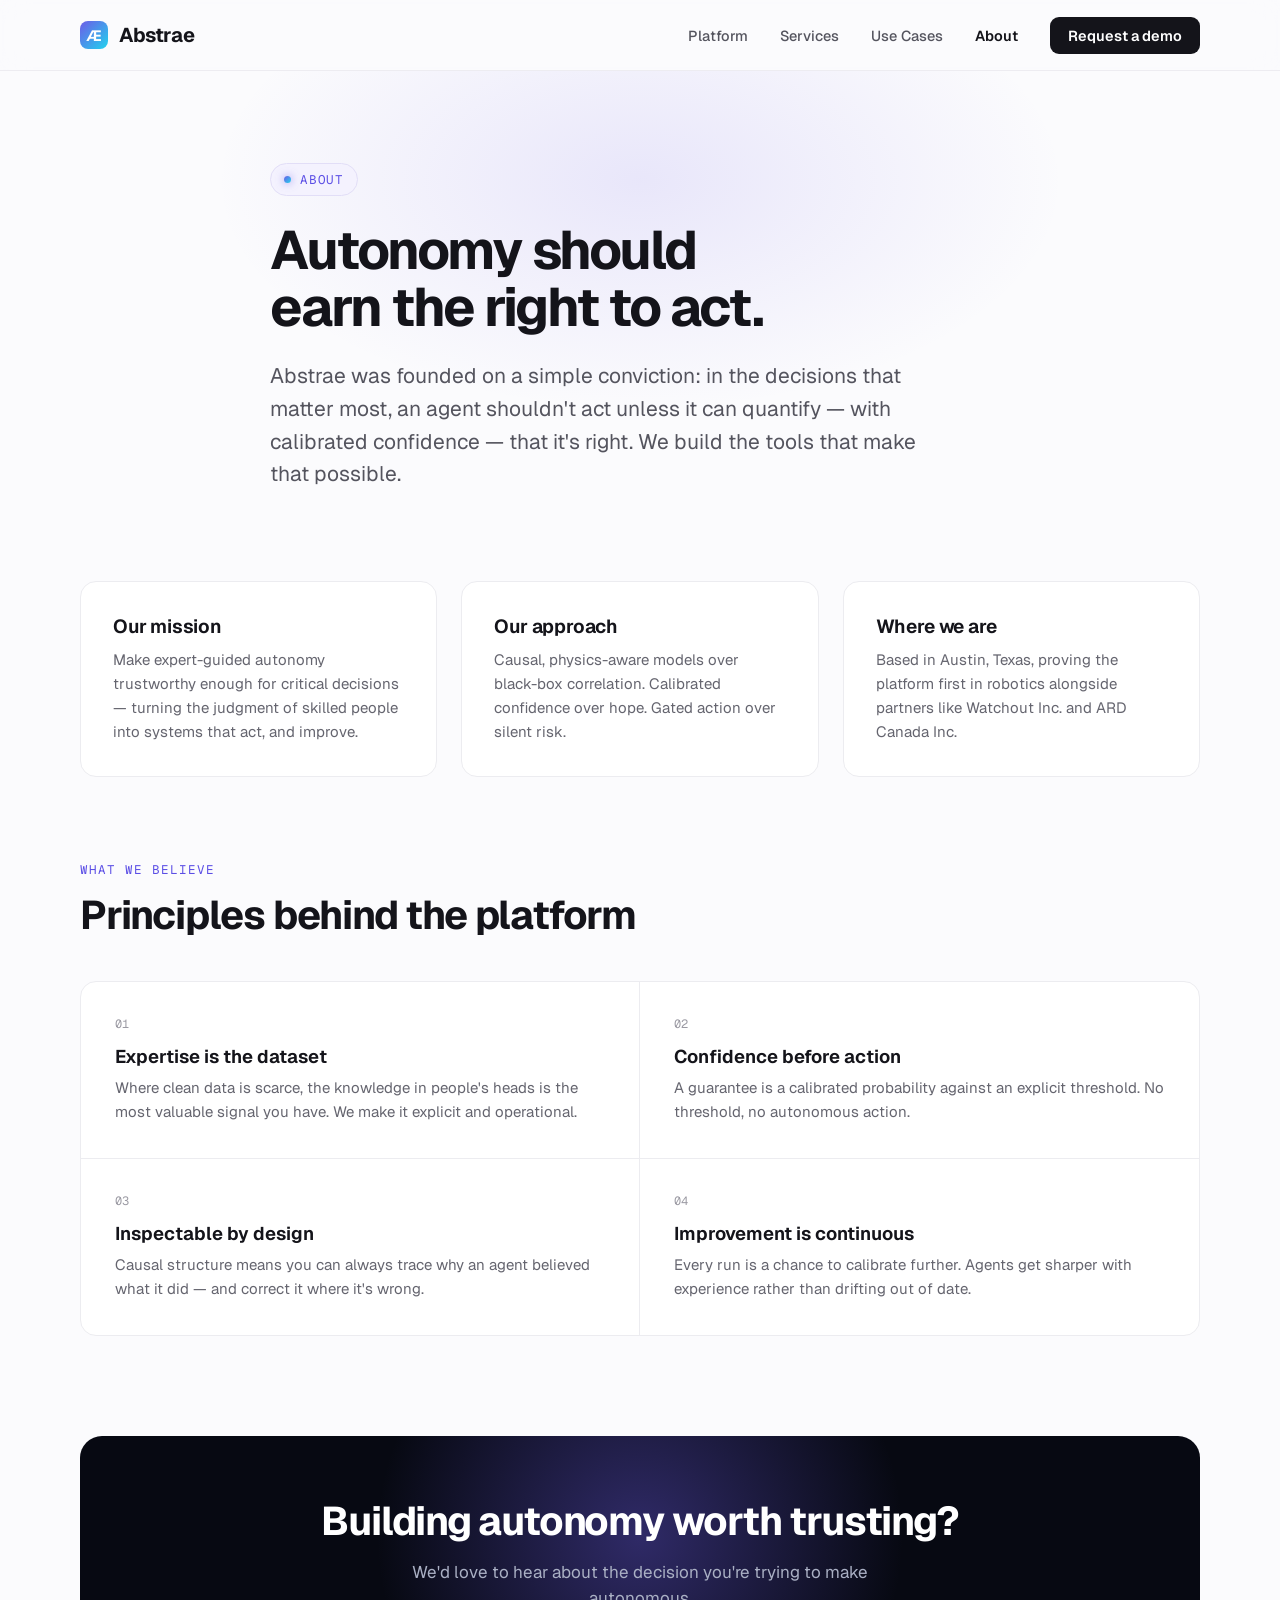
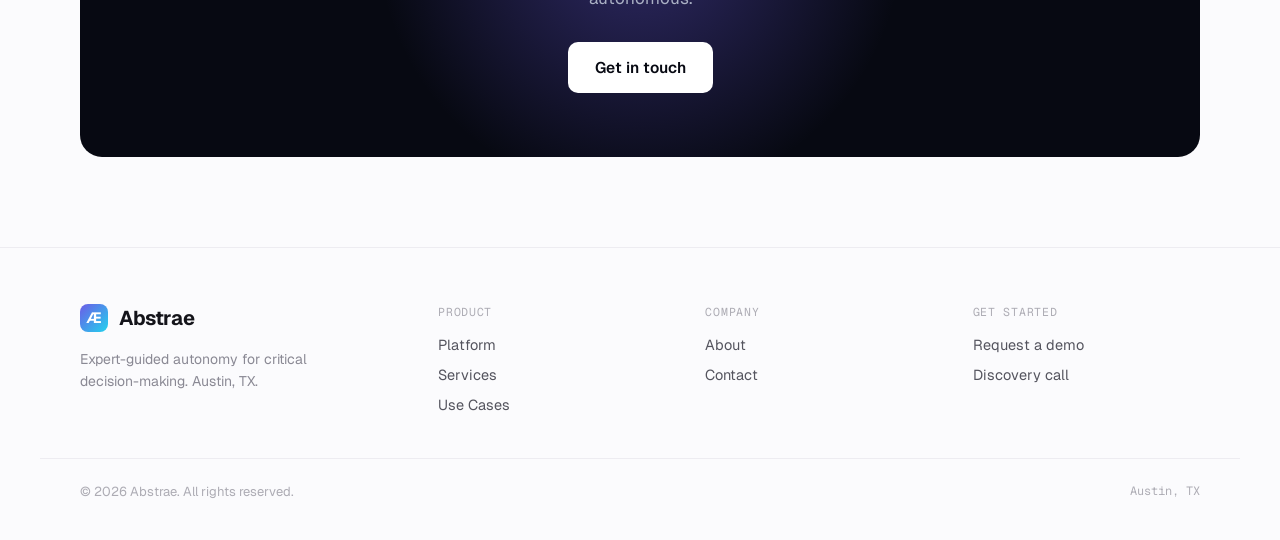
<file: about/index.html>
<!DOCTYPE html>
<html lang="en">
<head>
  <meta charset="utf-8">
  <meta name="viewport" content="width=device-width, initial-scale=1">
  <title>About — Abstrae</title>
  <meta name="description" content="Abstrae was founded on a simple conviction: in the decisions that matter most, an agent shouldn't act unless it can quantify, with calibrated confidence, that it's right.">
  <link rel="icon" href="/assets/favicon.svg" type="image/svg+xml">
  <link rel="preconnect" href="https://fonts.googleapis.com">
  <link rel="preconnect" href="https://fonts.gstatic.com" crossorigin>
  <link href="https://fonts.googleapis.com/css2?family=Geist:wght@300;400;500;600;700;800&family=Geist+Mono:wght@400;500;600&display=swap" rel="stylesheet">
  <link rel="stylesheet" href="/assets/styles.css">
</head>
<body>

  <header class="nav">
    <div class="nav-inner">
      <a href="/" class="brand"><span class="brand-mark"><span></span></span><span class="brand-name">Abstrae</span></a>
      <nav class="nav-links">
        <a href="/platform/" class="nav-link">Platform</a>
        <a href="/services/" class="nav-link">Services</a>
        <a href="/use-cases/" class="nav-link">Use Cases</a>
        <a href="/about/" class="nav-link active">About</a>
        <a href="/contact/" class="nav-cta">Request a demo</a>
      </nav>
      <button class="nav-toggle" aria-label="Menu"><svg width="20" height="20" viewBox="0 0 24 24" fill="none" stroke="#14141a" stroke-width="2" stroke-linecap="round"><path d="M3 6h18M3 12h18M3 18h18"/></svg></button>
    </div>
  </header>

  <!-- HERO -->
  <section class="hero">
    <div class="glow glow-violet" style="top:-160px;left:50%;transform:translateX(-50%);width:1000px;height:540px;background:radial-gradient(ellipse at center,rgba(108,92,231,.13),transparent 60%)"></div>
    <div class="container-sm" style="max-width:820px;padding-top:92px;padding-bottom:30px;position:relative;z-index:1">
      <div class="pill" style="margin-bottom:26px"><span class="pill-dot"></span>About</div>
      <h1 class="h1-sm" style="margin-bottom:24px">Autonomy should earn the right to act.</h1>
      <p class="lead-lg" style="max-width:680px">Abstrae was founded on a simple conviction: in the decisions that matter most, an agent shouldn't act unless it can quantify — with calibrated confidence — that it's right. We build the tools that make that possible.</p>
    </div>
  </section>

  <!-- MISSION / APPROACH -->
  <section class="container" style="padding-top:60px;padding-bottom:20px">
    <div class="grid-3">
      <div class="card"><h3 class="h3" style="font-size:19px">Our mission</h3><p class="body">Make expert-guided autonomy trustworthy enough for critical decisions — turning the judgment of skilled people into systems that act, and improve.</p></div>
      <div class="card"><h3 class="h3" style="font-size:19px">Our approach</h3><p class="body">Causal, physics-aware models over black-box correlation. Calibrated confidence over hope. Gated action over silent risk.</p></div>
      <div class="card"><h3 class="h3" style="font-size:19px">Where we are</h3><p class="body">Based in Austin, Texas, proving the platform first in robotics alongside partners like Watchout Inc. and ARD Canada Inc.</p></div>
    </div>
  </section>

  <!-- PRINCIPLES -->
  <section class="container section-lg" style="padding-top:64px">
    <div class="head">
      <div class="eyebrow">What we believe</div>
      <h2 class="h2-sm" style="max-width:620px">Principles behind the platform</h2>
    </div>
    <div class="matrix">
      <div><div class="kicker">01</div><h3 style="font-size:18.5px">Expertise is the dataset</h3><p class="body">Where clean data is scarce, the knowledge in people's heads is the most valuable signal you have. We make it explicit and operational.</p></div>
      <div><div class="kicker">02</div><h3 style="font-size:18.5px">Confidence before action</h3><p class="body">A guarantee is a calibrated probability against an explicit threshold. No threshold, no autonomous action.</p></div>
      <div><div class="kicker">03</div><h3 style="font-size:18.5px">Inspectable by design</h3><p class="body">Causal structure means you can always trace why an agent believed what it did — and correct it where it's wrong.</p></div>
      <div><div class="kicker">04</div><h3 style="font-size:18.5px">Improvement is continuous</h3><p class="body">Every run is a chance to calibrate further. Agents get sharper with experience rather than drifting out of date.</p></div>
    </div>
  </section>

  <!-- CTA BAND -->
  <section class="container" style="padding-top:60px;padding-bottom:90px">
    <div class="cta cta-center">
      <div class="glow glow-violet" style="top:-140px;left:50%;transform:translateX(-50%);width:700px;height:480px"></div>
      <div class="inner">
        <h2 class="h2-sm" style="color:#fff;margin-bottom:16px">Building autonomy worth trusting?</h2>
        <p>We'd love to hear about the decision you're trying to make autonomous.</p>
        <div class="cta-actions"><a href="/contact/" class="btn btn-white">Get in touch</a></div>
      </div>
    </div>
  </section>

  <footer class="footer">
    <div class="footer-top">
      <div>
        <a href="/" class="brand" style="margin-bottom:16px"><span class="brand-mark"><span></span></span><span class="brand-name">Abstrae</span></a>
        <p>Expert-guided autonomy for critical decision-making. Austin, TX.</p>
      </div>
      <div class="footer-col"><div class="col-head">Product</div><div class="links"><a href="/platform/">Platform</a><a href="/services/">Services</a><a href="/use-cases/">Use Cases</a></div></div>
      <div class="footer-col"><div class="col-head">Company</div><div class="links"><a href="/about/">About</a><a href="/contact/">Contact</a></div></div>
      <div class="footer-col"><div class="col-head">Get started</div><div class="links"><a href="/contact/">Request a demo</a><a href="/contact/">Discovery call</a></div></div>
    </div>
    <div class="footer-bottom">
      <span>© 2026 Abstrae. All rights reserved.</span>
      <span class="mono">Austin, TX</span>
    </div>
  </footer>

  <script src="/assets/site.js"></script>
</body>
</html>
</file>
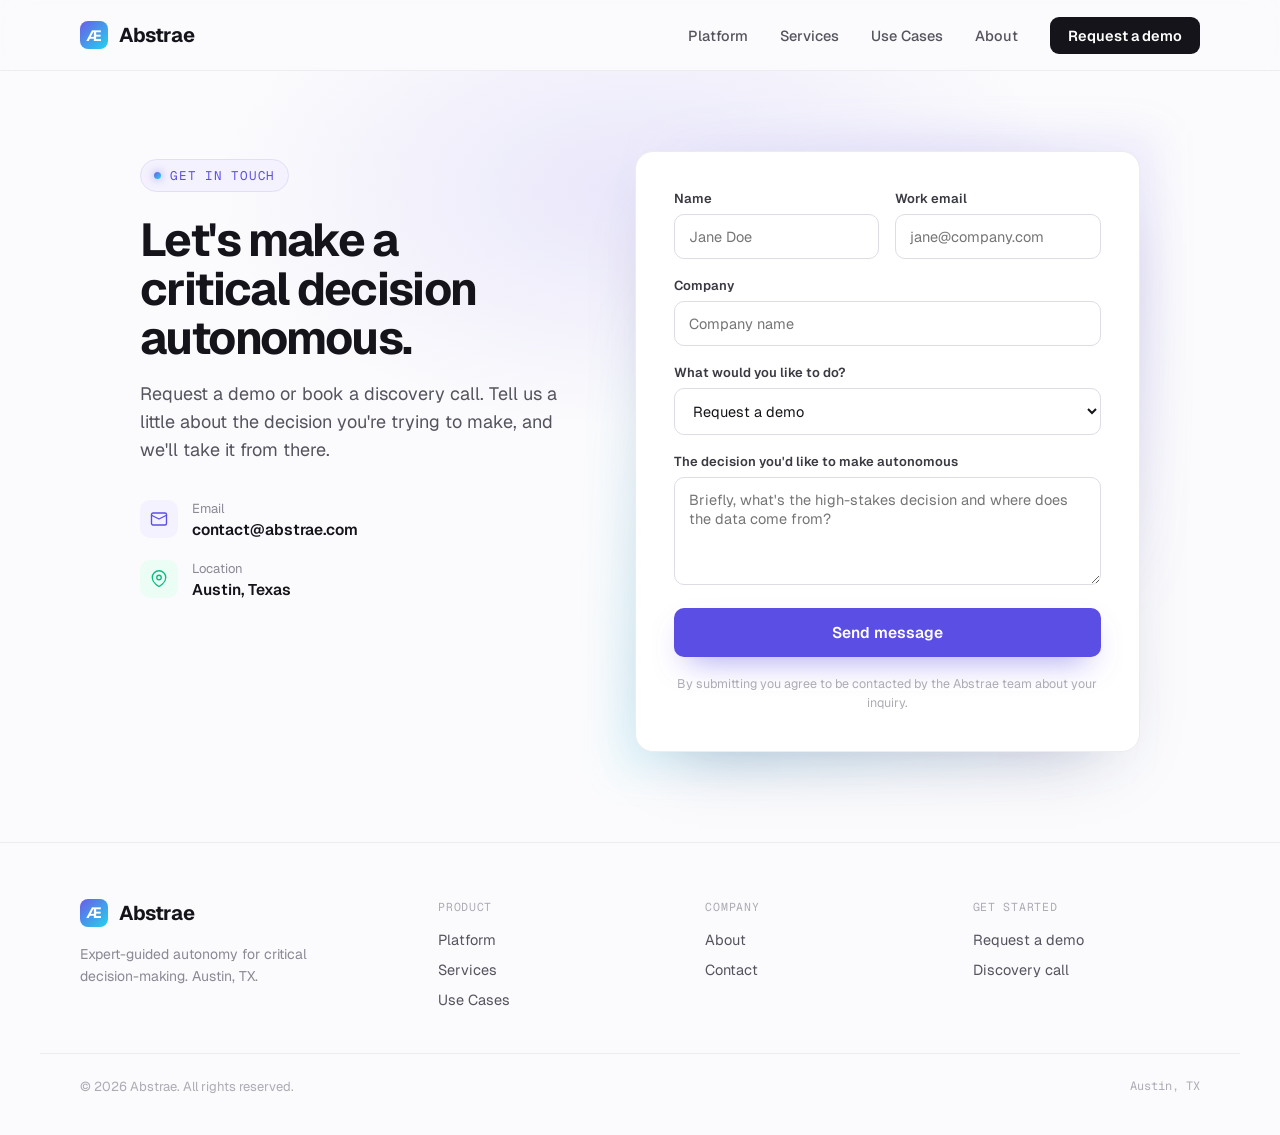
<file: contact/index.html>
<!DOCTYPE html>
<html lang="en">
<head>
  <meta charset="utf-8">
  <meta name="viewport" content="width=device-width, initial-scale=1">
  <title>Contact — Abstrae</title>
  <meta name="description" content="Request a demo or book a discovery call. Tell us about the critical decision you're trying to make autonomous.">
  <link rel="icon" href="/assets/favicon.svg" type="image/svg+xml">
  <link rel="preconnect" href="https://fonts.googleapis.com">
  <link rel="preconnect" href="https://fonts.gstatic.com" crossorigin>
  <link href="https://fonts.googleapis.com/css2?family=Geist:wght@300;400;500;600;700;800&family=Geist+Mono:wght@400;500;600&display=swap" rel="stylesheet">
  <link rel="stylesheet" href="/assets/styles.css">
</head>
<body>

  <header class="nav">
    <div class="nav-inner">
      <a href="/" class="brand"><span class="brand-mark"><span></span></span><span class="brand-name">Abstrae</span></a>
      <nav class="nav-links">
        <a href="/platform/" class="nav-link">Platform</a>
        <a href="/services/" class="nav-link">Services</a>
        <a href="/use-cases/" class="nav-link">Use Cases</a>
        <a href="/about/" class="nav-link">About</a>
        <a href="/contact/" class="nav-cta">Request a demo</a>
      </nav>
      <button class="nav-toggle" aria-label="Menu"><svg width="20" height="20" viewBox="0 0 24 24" fill="none" stroke="#14141a" stroke-width="2" stroke-linecap="round"><path d="M3 6h18M3 12h18M3 18h18"/></svg></button>
    </div>
  </header>

  <!-- CONTACT -->
  <section class="hero">
    <div class="glow glow-violet" style="top:-160px;left:50%;transform:translateX(-50%);width:1000px;height:560px;background:radial-gradient(ellipse at center,rgba(108,92,231,.13),transparent 60%)"></div>
    <div class="contact-grid">

      <!-- left copy -->
      <div style="padding-top:8px">
        <div class="pill" style="margin-bottom:24px"><span class="pill-dot"></span>Get in touch</div>
        <h1 style="font-size:46px;line-height:1.06;letter-spacing:-0.035em;font-weight:700;margin-bottom:18px;text-wrap:balance">Let's make a critical decision autonomous.</h1>
        <p style="font-size:18px;line-height:1.55;color:#54545e;margin-bottom:36px">Request a demo or book a discovery call. Tell us a little about the decision you're trying to make, and we'll take it from there.</p>

        <div class="contact-info">
          <div class="info-row">
            <span class="info-ic violet"><svg width="18" height="18" viewBox="0 0 24 24" fill="none" stroke="#5b4ee5" stroke-width="1.8" stroke-linecap="round" stroke-linejoin="round"><rect x="2" y="4" width="20" height="16" rx="2"/><path d="m22 7-10 5L2 7"/></svg></span>
            <div><div class="lbl">Email</div><div class="val"><a href="mailto:contact@abstrae.com">contact@abstrae.com</a></div></div>
          </div>
          <div class="info-row">
            <span class="info-ic green"><svg width="18" height="18" viewBox="0 0 24 24" fill="none" stroke="#10b981" stroke-width="1.8" stroke-linecap="round" stroke-linejoin="round"><path d="M21 10c0 7-9 12-9 12s-9-5-9-12a9 9 0 0 1 18 0z"/><circle cx="12" cy="10" r="3"/></svg></span>
            <div><div class="lbl">Location</div><div class="val">Austin, Texas</div></div>
          </div>
        </div>
      </div>

      <!-- right form card -->
      <div class="form-card-wrap">
        <div class="form-glow"></div>
        <div class="form-card">

          <div id="form-success" class="form-success is-hidden">
            <div class="success-ic"><svg width="28" height="28" viewBox="0 0 24 24" fill="none" stroke="#10b981" stroke-width="2" stroke-linecap="round" stroke-linejoin="round"><path d="M20 6 9 17l-5-5"/></svg></div>
            <h3 style="font-size:23px;font-weight:700;letter-spacing:-0.02em;margin-bottom:10px">Thanks — we'll be in touch.</h3>
            <p style="font-size:15.5px;line-height:1.6;color:#65656f;margin:0 auto;max-width:320px">Your message is on its way to the Abstrae team. Expect a reply within a couple of business days.</p>
          </div>

          <form id="contact-form" novalidate>
            <div id="form-view" class="form-stack">
              <div class="form-row">
                <div class="field"><label for="cf-name">Name</label><input id="cf-name" type="text" placeholder="Jane Doe" required></div>
                <div class="field"><label for="cf-email">Work email</label><input id="cf-email" type="email" placeholder="jane@company.com" required></div>
              </div>
              <div class="field"><label for="cf-company">Company</label><input id="cf-company" type="text" placeholder="Company name"></div>
              <div class="field">
                <label for="cf-intent">What would you like to do?</label>
                <select id="cf-intent">
                  <option>Request a demo</option>
                  <option>Book a discovery call</option>
                  <option>Ask about platform licenses</option>
                  <option>Ask about managed services</option>
                  <option>Something else</option>
                </select>
              </div>
              <div class="field"><label for="cf-message">The decision you'd like to make autonomous</label><textarea id="cf-message" rows="4" placeholder="Briefly, what's the high-stakes decision and where does the data come from?"></textarea></div>
              <button type="submit" class="btn-submit">Send message</button>
              <p class="form-note">By submitting you agree to be contacted by the Abstrae team about your inquiry.</p>
            </div>
          </form>

        </div>
      </div>

    </div>
  </section>

  <footer class="footer">
    <div class="footer-top">
      <div>
        <a href="/" class="brand" style="margin-bottom:16px"><span class="brand-mark"><span></span></span><span class="brand-name">Abstrae</span></a>
        <p>Expert-guided autonomy for critical decision-making. Austin, TX.</p>
      </div>
      <div class="footer-col"><div class="col-head">Product</div><div class="links"><a href="/platform/">Platform</a><a href="/services/">Services</a><a href="/use-cases/">Use Cases</a></div></div>
      <div class="footer-col"><div class="col-head">Company</div><div class="links"><a href="/about/">About</a><a href="/contact/">Contact</a></div></div>
      <div class="footer-col"><div class="col-head">Get started</div><div class="links"><a href="/contact/">Request a demo</a><a href="/contact/">Discovery call</a></div></div>
    </div>
    <div class="footer-bottom">
      <span>© 2026 Abstrae. All rights reserved.</span>
      <span class="mono">Austin, TX</span>
    </div>
  </footer>

  <script src="/assets/site.js"></script>
</body>
</html>
</file>
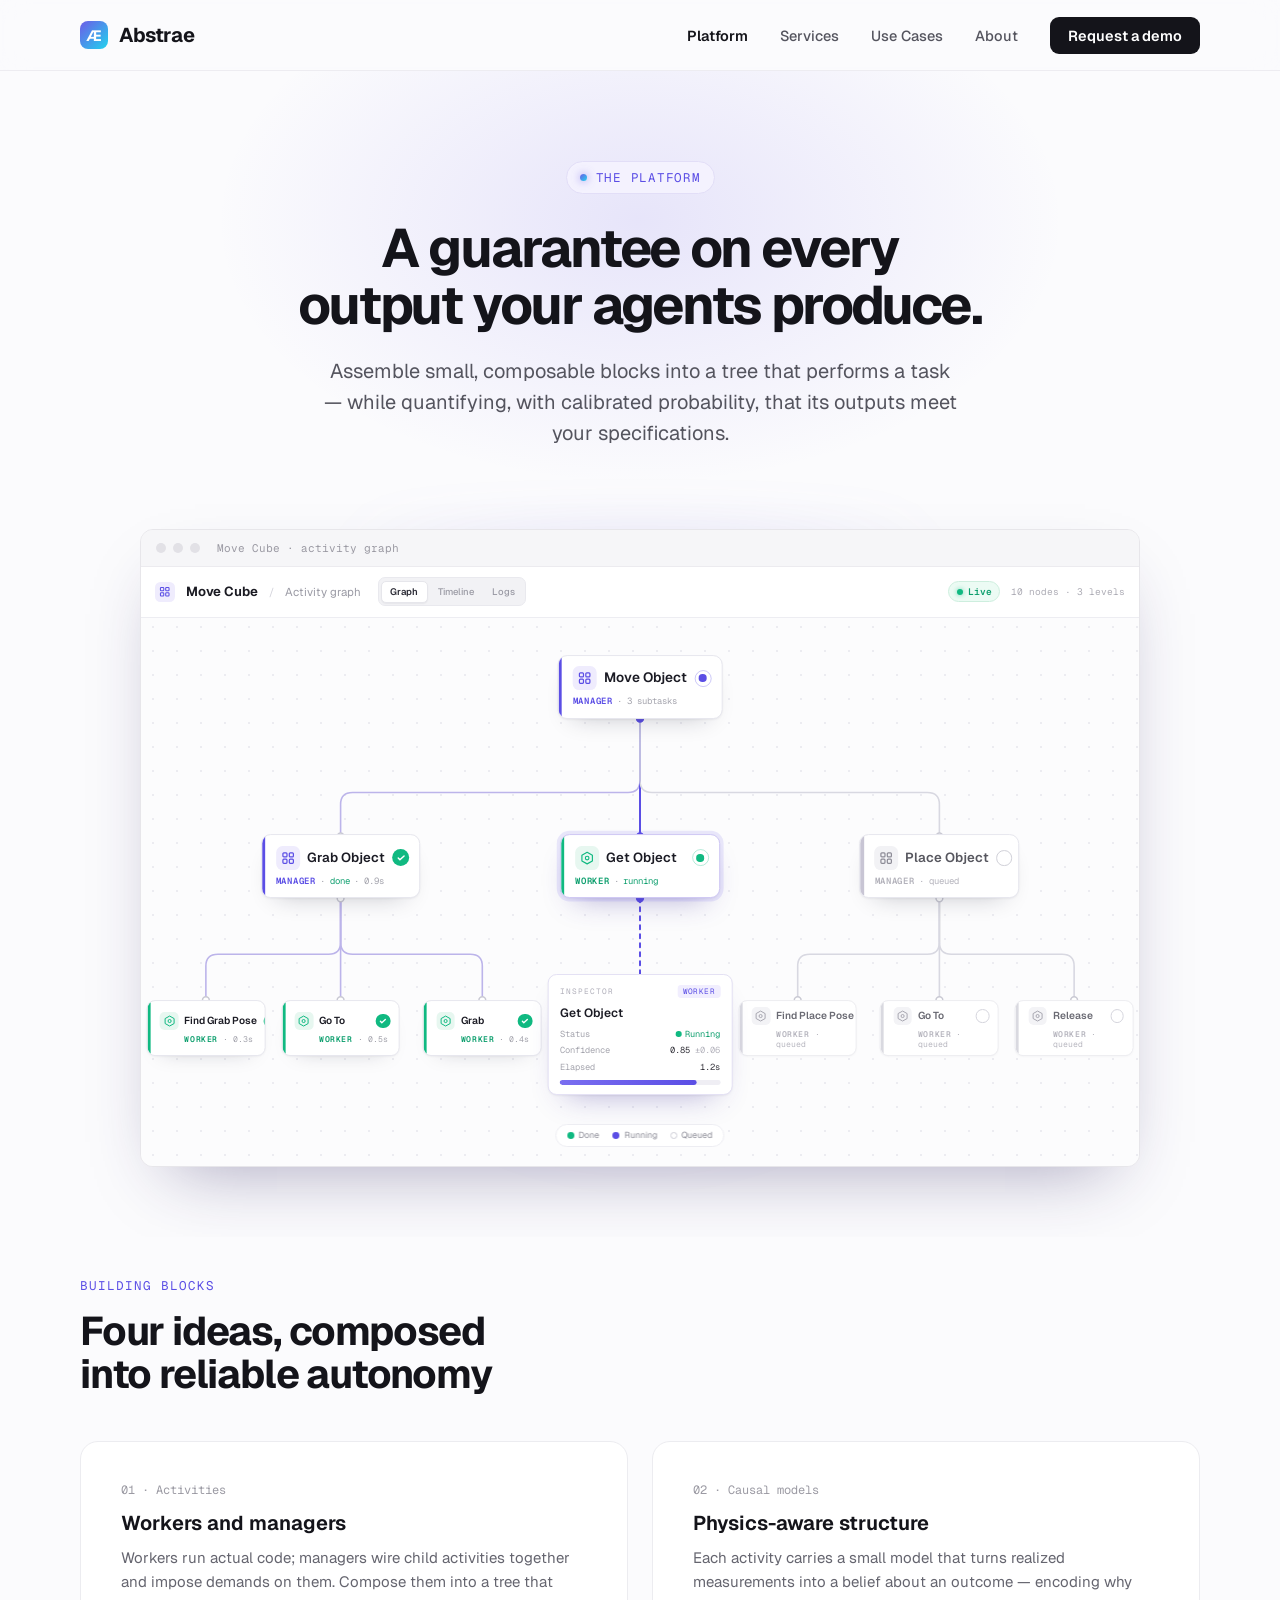
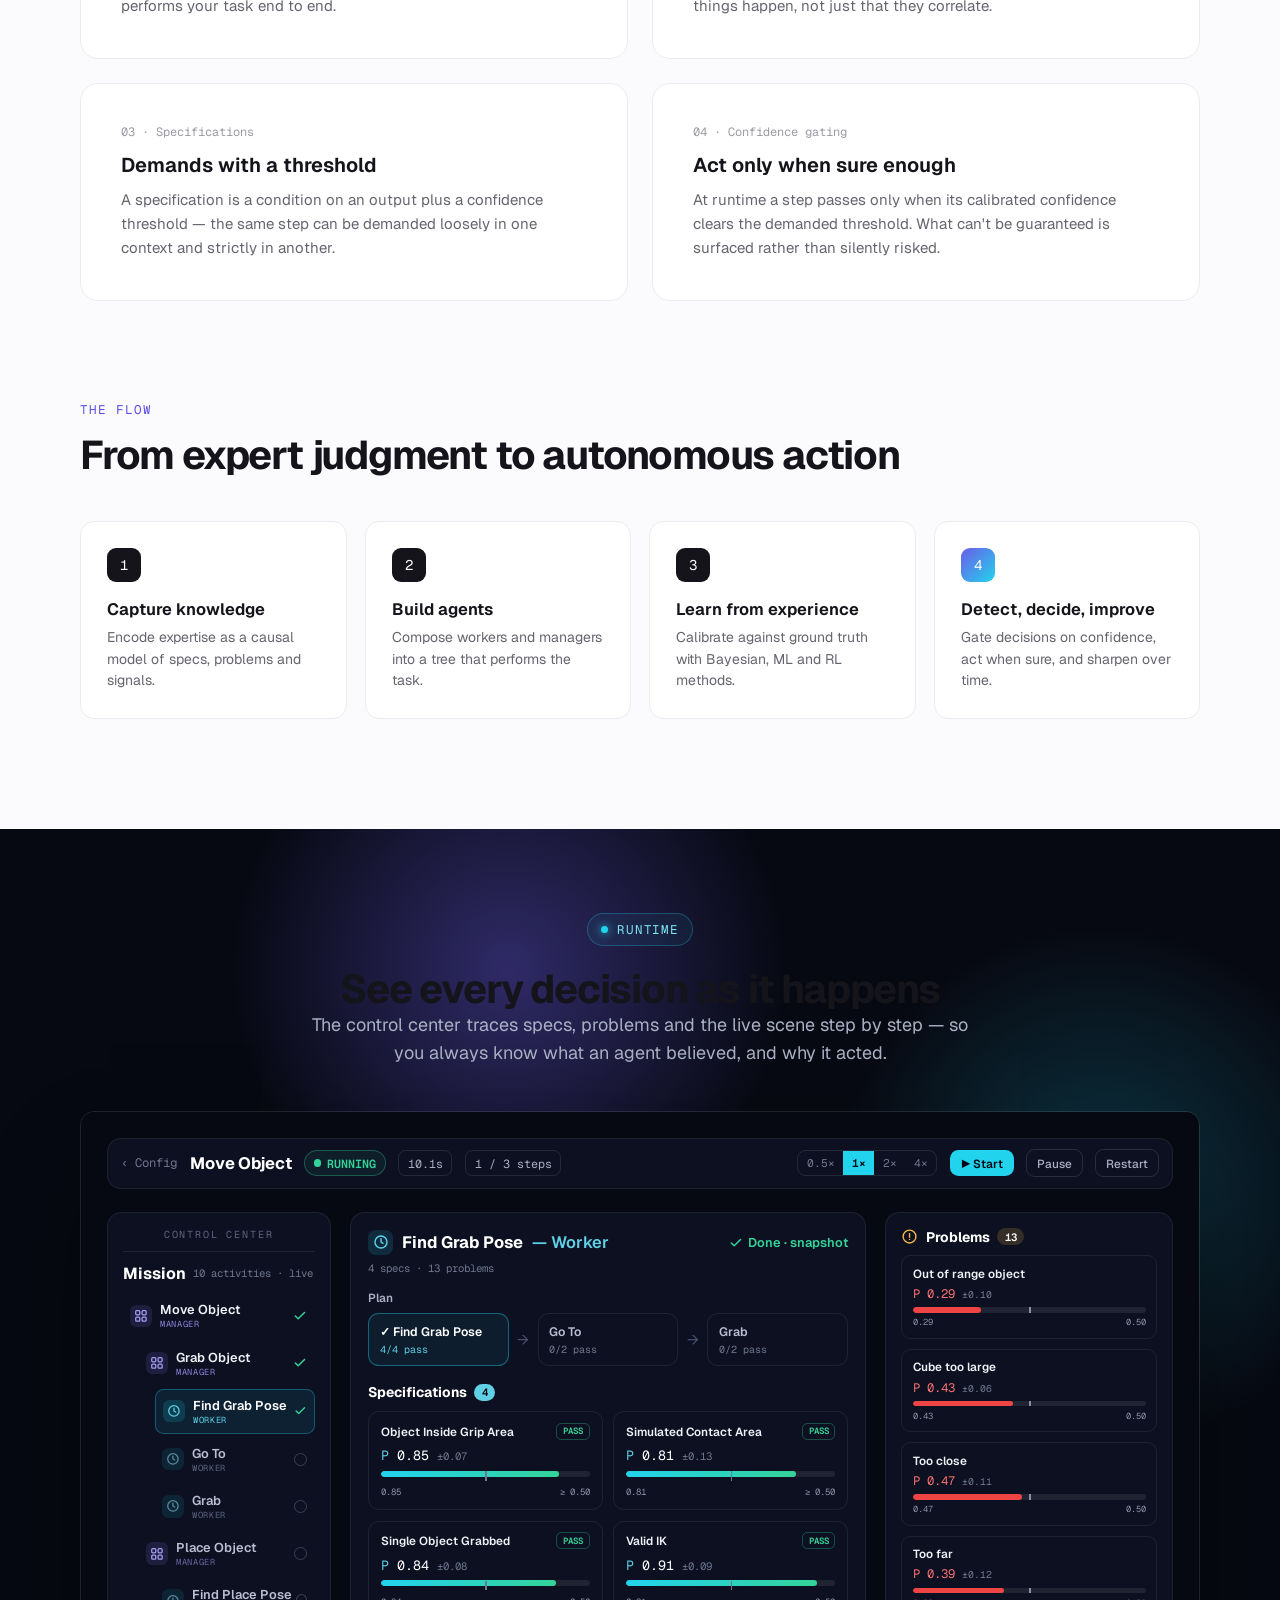
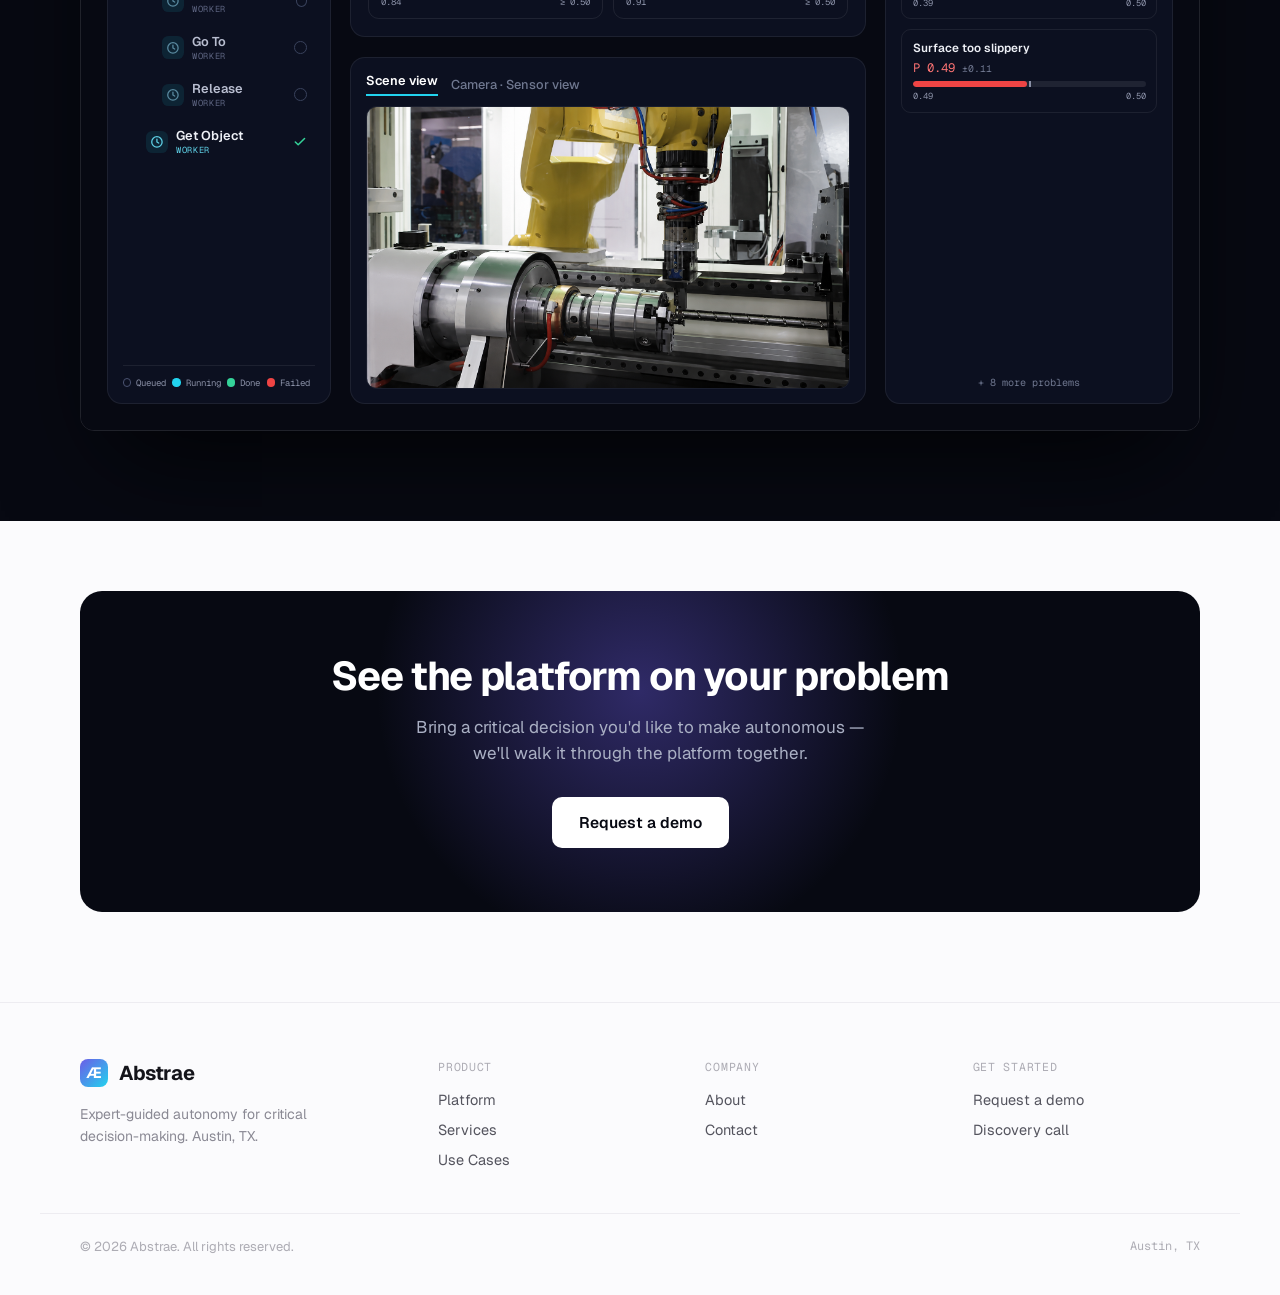
<file: platform/index.html>
<!DOCTYPE html>
<html lang="en">
<head>
  <meta charset="utf-8">
  <meta name="viewport" content="width=device-width, initial-scale=1">
  <title>Platform — Abstrae</title>
  <meta name="description" content="Assemble small, composable blocks into a tree that performs a task — while quantifying, with calibrated probability, that its outputs meet your specifications.">
  <link rel="icon" href="/assets/favicon.svg" type="image/svg+xml">
  <link rel="preconnect" href="https://fonts.googleapis.com">
  <link rel="preconnect" href="https://fonts.gstatic.com" crossorigin>
  <link href="https://fonts.googleapis.com/css2?family=Geist:wght@300;400;500;600;700;800&family=Geist+Mono:wght@400;500;600&display=swap" rel="stylesheet">
  <link rel="stylesheet" href="/assets/styles.css">
</head>
<body>

  <!-- NAV -->
  <header class="nav">
    <div class="nav-inner">
      <a href="/" class="brand"><span class="brand-mark"><span></span></span><span class="brand-name">Abstrae</span></a>
      <nav class="nav-links">
        <a href="/platform/" class="nav-link active">Platform</a>
        <a href="/services/" class="nav-link">Services</a>
        <a href="/use-cases/" class="nav-link">Use Cases</a>
        <a href="/about/" class="nav-link">About</a>
        <a href="/contact/" class="nav-cta">Request a demo</a>
      </nav>
      <button class="nav-toggle" aria-label="Menu"><svg width="20" height="20" viewBox="0 0 24 24" fill="none" stroke="#14141a" stroke-width="2" stroke-linecap="round"><path d="M3 6h18M3 12h18M3 18h18"/></svg></button>
    </div>
  </header>

  <!-- HERO -->
  <section class="hero">
    <div class="glow glow-violet" style="top:-160px;left:50%;transform:translateX(-50%);width:1000px;height:620px;background:radial-gradient(ellipse at center,rgba(108,92,231,.14),transparent 60%)"></div>
    <div class="hero-center">
      <div class="pill" style="margin-bottom:26px"><span class="pill-dot"></span>The platform</div>
      <h1 class="h1-sm" style="margin-bottom:22px">A guarantee on every output your agents produce.</h1>
      <p class="lead" style="max-width:640px;margin:0 auto">Assemble small, composable blocks into a tree that performs a task — while quantifying, with calibrated probability, that its outputs meet your specifications.</p>
    </div>
    <div class="container-md" style="padding-top:40px;padding-bottom:70px;position:relative">
      <div class="glow glow-violet" style="inset:20px 60px;background:radial-gradient(circle at 50% 40%,rgba(108,92,231,.16),transparent 62%);filter:blur(18px)"></div>
      <div class="frame">
        <div class="frame-bar"><i></i><i></i><i></i><span class="frame-title">Move Cube · activity graph</span></div>
        <div class="activity-graph">

          <div style="position:absolute;top:0;left:0;right:0;display:flex;align-items:center;gap:1.1cqw;padding:1.05cqw 1.4cqw;background:rgba(255,255,255,.92);backdrop-filter:blur(4px);border-bottom:1px solid #ededf2;z-index:5;">
            <span style="width:2cqw;height:2cqw;border-radius:0.55cqw;background:#efecfd;display:flex;align-items:center;justify-content:center;flex:none;"><svg width="1.15cqw" height="1.15cqw" viewBox="0 0 24 24" fill="none" stroke="#5b4ee5" stroke-width="2.2"><rect x="3" y="3" width="7" height="7" rx="1.6"></rect><rect x="14" y="3" width="7" height="7" rx="1.6"></rect><rect x="3" y="14" width="7" height="7" rx="1.6"></rect><rect x="14" y="14" width="7" height="7" rx="1.6"></rect></svg></span>
            <span style="font-size:1.32cqw;font-weight:650;letter-spacing:-0.01em;color:#1a1a22;">Move Cube</span>
            <span style="color:#d2d2da;font-size:1.1cqw;">/</span>
            <span style="font-size:1.15cqw;color:#9a9aa4;">Activity graph</span>
            <div style="display:flex;align-items:center;gap:0.2cqw;margin-left:0.6cqw;background:#f2f2f5;border:1px solid #e9e9ee;border-radius:0.7cqw;padding:0.24cqw;">
              <span style="font-size:0.95cqw;font-weight:600;color:#2c2c36;background:#fff;border:1px solid #e6e6eb;border-radius:0.5cqw;padding:0.34cqw 0.85cqw;box-shadow:0 1px 1.5px rgba(20,22,45,.05);">Graph</span>
              <span style="font-size:0.95cqw;font-weight:500;color:#9a9aa4;padding:0.34cqw 0.8cqw;">Timeline</span>
              <span style="font-size:0.95cqw;font-weight:500;color:#9a9aa4;padding:0.34cqw 0.8cqw;">Logs</span>
            </div>
            <span style="flex:1;"></span>
            <span style="display:inline-flex;align-items:center;gap:0.5cqw;font-family:'Geist Mono',monospace;font-size:0.95cqw;font-weight:600;color:#0e9f6e;border:1px solid #cdeede;background:#ecfbf4;padding:0.3cqw 0.75cqw;border-radius:100px;"><span style="width:0.6cqw;height:0.6cqw;border-radius:50%;background:#10b981;box-shadow:0 0 0.5cqw rgba(16,185,129,.6);"></span>Live</span>
            <span style="font-family:'Geist Mono',monospace;font-size:0.95cqw;color:#adacb5;white-space:nowrap;">10 nodes · 3 levels</span>
          </div>

          <svg viewBox="0 0 1000 600" preserveAspectRatio="none" style="position:absolute;inset:0;width:100%;height:100%;pointer-events:none;">
            <path d="M500 152 V214 Q500 226 488 226 H212 Q200 226 200 238 V270" fill="none" stroke="#bcb4ea" stroke-width="1.6" stroke-linecap="round" stroke-linejoin="round"></path>
            <path d="M500 152 V270" fill="none" stroke="#5b4ee5" stroke-width="2" stroke-linecap="round" stroke-linejoin="round"></path>
            <path d="M500 152 V214 Q500 226 512 226 H788 Q800 226 800 238 V270" fill="none" stroke="#d8d8e1" stroke-width="1.6" stroke-linecap="round" stroke-linejoin="round"></path>
            <path d="M200 332 V376 Q200 388 188 388 H77 Q65 388 65 400 V434" fill="none" stroke="#bcb4ea" stroke-width="1.6" stroke-linecap="round" stroke-linejoin="round"></path>
            <path d="M200 332 V434" fill="none" stroke="#bcb4ea" stroke-width="1.6" stroke-linecap="round" stroke-linejoin="round"></path>
            <path d="M200 332 V376 Q200 388 212 388 H330 Q342 388 342 400 V434" fill="none" stroke="#bcb4ea" stroke-width="1.6" stroke-linecap="round" stroke-linejoin="round"></path>
            <path d="M800 332 V376 Q800 388 788 388 H670 Q658 388 658 400 V434" fill="none" stroke="#d8d8e1" stroke-width="1.6" stroke-linecap="round" stroke-linejoin="round"></path>
            <path d="M800 332 V434" fill="none" stroke="#d8d8e1" stroke-width="1.6" stroke-linecap="round" stroke-linejoin="round"></path>
            <path d="M800 332 V376 Q800 388 812 388 H923 Q935 388 935 400 V434" fill="none" stroke="#d8d8e1" stroke-width="1.6" stroke-linecap="round" stroke-linejoin="round"></path>
            <path d="M500 332 V408" fill="none" stroke="#5b4ee5" stroke-width="2" stroke-dasharray="4 5" stroke-linecap="round" stroke-linejoin="round"></path>
            <circle cx="500" cy="152" r="3.4" fill="#5b4ee5" stroke="#5b4ee5" stroke-width="1.5"></circle>
            <circle cx="200" cy="270" r="3.4" fill="#ffffff" stroke="#c9c9d3" stroke-width="1.5"></circle>
            <circle cx="500" cy="270" r="3.4" fill="#5b4ee5" stroke="#5b4ee5" stroke-width="1.5"></circle>
            <circle cx="800" cy="270" r="3.4" fill="#ffffff" stroke="#c9c9d3" stroke-width="1.5"></circle>
            <circle cx="200" cy="332" r="3.4" fill="#ffffff" stroke="#c9c9d3" stroke-width="1.5"></circle>
            <circle cx="500" cy="332" r="3.4" fill="#5b4ee5" stroke="#5b4ee5" stroke-width="1.5"></circle>
            <circle cx="800" cy="332" r="3.4" fill="#ffffff" stroke="#c9c9d3" stroke-width="1.5"></circle>
            <circle cx="65" cy="434" r="3.4" fill="#ffffff" stroke="#c9c9d3" stroke-width="1.5"></circle>
            <circle cx="200" cy="434" r="3.4" fill="#ffffff" stroke="#c9c9d3" stroke-width="1.5"></circle>
            <circle cx="342" cy="434" r="3.4" fill="#ffffff" stroke="#c9c9d3" stroke-width="1.5"></circle>
            <circle cx="658" cy="434" r="3.4" fill="#ffffff" stroke="#c9c9d3" stroke-width="1.5"></circle>
            <circle cx="800" cy="434" r="3.4" fill="#ffffff" stroke="#c9c9d3" stroke-width="1.5"></circle>
            <circle cx="935" cy="434" r="3.4" fill="#ffffff" stroke="#c9c9d3" stroke-width="1.5"></circle>
          </svg>

          <div style="position:absolute;left:50%;top:20%;transform:translate(-50%,-50%);width:16.5cqw;height:6.4cqw;box-sizing:border-box;background:#fff;border:1px solid #e7e7ee;border-radius:0.95cqw;box-shadow:0 1px 2px rgba(20,22,45,.05),0 12px 26px -16px rgba(20,22,45,.3);overflow:hidden;display:flex;flex-direction:column;justify-content:center;">
            <span style="position:absolute;left:0;top:0;bottom:0;width:0.32cqw;background:#5b4ee5;"></span>
            <div style="padding:0 1cqw 0 1.4cqw;display:flex;flex-direction:column;gap:0.5cqw;">
              <div style="display:flex;align-items:center;gap:0.7cqw;">
                <span style="width:2.4cqw;height:2.4cqw;border-radius:0.65cqw;background:#efecfd;display:flex;align-items:center;justify-content:center;flex:none;"><svg width="1.4cqw" height="1.4cqw" viewBox="0 0 24 24" fill="none" stroke="#5b4ee5" stroke-width="2.1"><rect x="3" y="3" width="7" height="7" rx="1.6"></rect><rect x="14" y="3" width="7" height="7" rx="1.6"></rect><rect x="3" y="14" width="7" height="7" rx="1.6"></rect><rect x="14" y="14" width="7" height="7" rx="1.6"></rect></svg></span>
                <span style="flex:1;font-size:1.36cqw;font-weight:600;color:#1b1b24;line-height:1;white-space:nowrap;">Move Object</span>
                <span style="position:relative;width:1.7cqw;height:1.7cqw;display:flex;align-items:center;justify-content:center;flex:none;"><span style="position:absolute;inset:0;border-radius:50%;border:1.5px solid #5b4ee5;opacity:.3;"></span><span style="width:0.75cqw;height:0.75cqw;border-radius:50%;background:#5b4ee5;animation:agpulse 1.5s ease-in-out infinite;"></span></span>
              </div>
              <div style="display:flex;align-items:center;gap:0.45cqw;font-family:'Geist Mono',monospace;font-size:0.9cqw;color:#a4a4ad;white-space:nowrap;"><span style="color:#5b4ee5;font-weight:600;letter-spacing:0.08em;">MANAGER</span><span>·</span><span>3 subtasks</span></div>
            </div>
          </div>

          <div style="position:absolute;left:20%;top:50%;transform:translate(-50%,-50%);width:16cqw;height:6.4cqw;box-sizing:border-box;background:#fff;border:1px solid #e7e7ee;border-radius:0.95cqw;box-shadow:0 1px 2px rgba(20,22,45,.05),0 12px 26px -16px rgba(20,22,45,.3);overflow:hidden;display:flex;flex-direction:column;justify-content:center;">
            <span style="position:absolute;left:0;top:0;bottom:0;width:0.32cqw;background:#5b4ee5;"></span>
            <div style="padding:0 1cqw 0 1.4cqw;display:flex;flex-direction:column;gap:0.5cqw;">
              <div style="display:flex;align-items:center;gap:0.7cqw;">
                <span style="width:2.4cqw;height:2.4cqw;border-radius:0.65cqw;background:#efecfd;display:flex;align-items:center;justify-content:center;flex:none;"><svg width="1.4cqw" height="1.4cqw" viewBox="0 0 24 24" fill="none" stroke="#5b4ee5" stroke-width="2.1"><rect x="3" y="3" width="7" height="7" rx="1.6"></rect><rect x="14" y="3" width="7" height="7" rx="1.6"></rect><rect x="3" y="14" width="7" height="7" rx="1.6"></rect><rect x="14" y="14" width="7" height="7" rx="1.6"></rect></svg></span>
                <span style="flex:1;font-size:1.32cqw;font-weight:600;color:#1b1b24;line-height:1;white-space:nowrap;">Grab Object</span>
                <span style="width:1.7cqw;height:1.7cqw;border-radius:50%;background:#10b981;display:flex;align-items:center;justify-content:center;flex:none;"><svg width="1cqw" height="1cqw" viewBox="0 0 24 24" fill="none" stroke="#fff" stroke-width="3.6" stroke-linecap="round" stroke-linejoin="round"><path d="M5 12l4 4L19 7"></path></svg></span>
              </div>
              <div style="display:flex;align-items:center;gap:0.45cqw;font-family:'Geist Mono',monospace;font-size:0.9cqw;color:#a4a4ad;white-space:nowrap;"><span style="color:#5b4ee5;font-weight:600;letter-spacing:0.08em;">MANAGER</span><span>·</span><span style="color:#0e9f6e;">done</span><span>·</span><span>0.9s</span></div>
            </div>
          </div>

          <div style="position:absolute;left:50%;top:50%;transform:translate(-50%,-50%);width:16cqw;height:6.4cqw;box-sizing:border-box;background:#fff;border:1px solid #cfc8f4;border-radius:0.95cqw;box-shadow:0 0 0 0.34cqw rgba(91,78,229,.12),0 1px 2px rgba(20,22,45,.05),0 14px 30px -14px rgba(60,45,150,.4);overflow:hidden;display:flex;flex-direction:column;justify-content:center;">
            <span style="position:absolute;left:0;top:0;bottom:0;width:0.32cqw;background:#10b981;"></span>
            <div style="padding:0 1cqw 0 1.4cqw;display:flex;flex-direction:column;gap:0.5cqw;">
              <div style="display:flex;align-items:center;gap:0.7cqw;">
                <span style="width:2.4cqw;height:2.4cqw;border-radius:0.65cqw;background:#e7f7f0;display:flex;align-items:center;justify-content:center;flex:none;"><svg width="1.4cqw" height="1.4cqw" viewBox="0 0 24 24" fill="none" stroke="#10b981" stroke-width="2" stroke-linejoin="round"><path d="M12 2 3 7v10l9 5 9-5V7z"></path><circle cx="12" cy="12" r="3.1"></circle></svg></span>
                <span style="flex:1;font-size:1.32cqw;font-weight:600;color:#1b1b24;line-height:1;white-space:nowrap;">Get Object</span>
                <span style="position:relative;width:1.7cqw;height:1.7cqw;display:flex;align-items:center;justify-content:center;flex:none;"><span style="position:absolute;inset:0;border-radius:50%;border:1.5px solid #10b981;opacity:.3;"></span><span style="width:0.75cqw;height:0.75cqw;border-radius:50%;background:#10b981;animation:agpulse 1.5s ease-in-out infinite;"></span></span>
              </div>
              <div style="display:flex;align-items:center;gap:0.45cqw;font-family:'Geist Mono',monospace;font-size:0.9cqw;color:#a4a4ad;white-space:nowrap;"><span style="color:#0e9f6e;font-weight:600;letter-spacing:0.08em;">WORKER</span><span>·</span><span style="color:#0e9f6e;">running</span></div>
            </div>
          </div>

          <div style="position:absolute;left:80%;top:50%;transform:translate(-50%,-50%);width:16cqw;height:6.4cqw;box-sizing:border-box;background:#fff;border:1px solid #e7e7ee;border-radius:0.95cqw;box-shadow:0 1px 2px rgba(20,22,45,.05),0 12px 26px -16px rgba(20,22,45,.3);overflow:hidden;display:flex;flex-direction:column;justify-content:center;">
            <span style="position:absolute;left:0;top:0;bottom:0;width:0.32cqw;background:#c8c5d4;"></span>
            <div style="padding:0 1cqw 0 1.4cqw;display:flex;flex-direction:column;gap:0.5cqw;">
              <div style="display:flex;align-items:center;gap:0.7cqw;">
                <span style="width:2.4cqw;height:2.4cqw;border-radius:0.65cqw;background:#f2f2f5;display:flex;align-items:center;justify-content:center;flex:none;"><svg width="1.4cqw" height="1.4cqw" viewBox="0 0 24 24" fill="none" stroke="#8d8c97" stroke-width="2.1"><rect x="3" y="3" width="7" height="7" rx="1.6"></rect><rect x="14" y="3" width="7" height="7" rx="1.6"></rect><rect x="3" y="14" width="7" height="7" rx="1.6"></rect><rect x="14" y="14" width="7" height="7" rx="1.6"></rect></svg></span>
                <span style="flex:1;font-size:1.32cqw;font-weight:600;color:#57575f;line-height:1;white-space:nowrap;">Place Object</span>
                <span style="width:1.55cqw;height:1.55cqw;border-radius:50%;border:1.6px solid #d0d0d8;flex:none;"></span>
              </div>
              <div style="display:flex;align-items:center;gap:0.45cqw;font-family:'Geist Mono',monospace;font-size:0.9cqw;color:#b3b2bb;white-space:nowrap;"><span style="font-weight:600;letter-spacing:0.08em;">MANAGER</span><span>·</span><span>queued</span></div>
            </div>
          </div>

          <div style="position:absolute;left:6.5%;top:77%;transform:translate(-50%,-50%);width:11.9cqw;height:5.6cqw;box-sizing:border-box;background:#fff;border:1px solid #e7e7ee;border-radius:0.85cqw;box-shadow:0 1px 2px rgba(20,22,45,.04),0 10px 22px -16px rgba(20,22,45,.26);overflow:hidden;display:flex;flex-direction:column;justify-content:center;">
            <span style="position:absolute;left:0;top:0;bottom:0;width:0.3cqw;background:#10b981;"></span>
            <div style="padding:0 0.85cqw 0 1.25cqw;display:flex;flex-direction:column;gap:0.4cqw;">
              <div style="display:flex;align-items:center;gap:0.6cqw;">
                <span style="width:1.85cqw;height:1.85cqw;border-radius:0.5cqw;background:#e7f7f0;display:flex;align-items:center;justify-content:center;flex:none;"><svg width="1.2cqw" height="1.2cqw" viewBox="0 0 24 24" fill="none" stroke="#10b981" stroke-width="2" stroke-linejoin="round"><path d="M12 2 3 7v10l9 5 9-5V7z"></path><circle cx="12" cy="12" r="3.1"></circle></svg></span>
                <span style="flex:1;font-size:1.02cqw;font-weight:600;color:#1b1b24;line-height:1;white-space:nowrap;">Find Grab Pose</span>
                <span style="width:1.45cqw;height:1.45cqw;border-radius:50%;background:#10b981;display:flex;align-items:center;justify-content:center;flex:none;"><svg width="0.85cqw" height="0.85cqw" viewBox="0 0 24 24" fill="none" stroke="#fff" stroke-width="3.8" stroke-linecap="round" stroke-linejoin="round"><path d="M5 12l4 4L19 7"></path></svg></span>
              </div>
              <div style="font-family:'Geist Mono',monospace;font-size:0.82cqw;color:#a4a4ad;padding-left:2.45cqw;"><span style="color:#0e9f6e;font-weight:600;letter-spacing:0.07em;">WORKER</span> · 0.3s</div>
            </div>
          </div>

          <div style="position:absolute;left:20%;top:77%;transform:translate(-50%,-50%);width:11.9cqw;height:5.6cqw;box-sizing:border-box;background:#fff;border:1px solid #e7e7ee;border-radius:0.85cqw;box-shadow:0 1px 2px rgba(20,22,45,.04),0 10px 22px -16px rgba(20,22,45,.26);overflow:hidden;display:flex;flex-direction:column;justify-content:center;">
            <span style="position:absolute;left:0;top:0;bottom:0;width:0.3cqw;background:#10b981;"></span>
            <div style="padding:0 0.85cqw 0 1.25cqw;display:flex;flex-direction:column;gap:0.4cqw;">
              <div style="display:flex;align-items:center;gap:0.6cqw;">
                <span style="width:1.85cqw;height:1.85cqw;border-radius:0.5cqw;background:#e7f7f0;display:flex;align-items:center;justify-content:center;flex:none;"><svg width="1.2cqw" height="1.2cqw" viewBox="0 0 24 24" fill="none" stroke="#10b981" stroke-width="2" stroke-linejoin="round"><path d="M12 2 3 7v10l9 5 9-5V7z"></path><circle cx="12" cy="12" r="3.1"></circle></svg></span>
                <span style="flex:1;font-size:1.02cqw;font-weight:600;color:#1b1b24;line-height:1;white-space:nowrap;">Go To</span>
                <span style="width:1.45cqw;height:1.45cqw;border-radius:50%;background:#10b981;display:flex;align-items:center;justify-content:center;flex:none;"><svg width="0.85cqw" height="0.85cqw" viewBox="0 0 24 24" fill="none" stroke="#fff" stroke-width="3.8" stroke-linecap="round" stroke-linejoin="round"><path d="M5 12l4 4L19 7"></path></svg></span>
              </div>
              <div style="font-family:'Geist Mono',monospace;font-size:0.82cqw;color:#a4a4ad;padding-left:2.45cqw;"><span style="color:#0e9f6e;font-weight:600;letter-spacing:0.07em;">WORKER</span> · 0.5s</div>
            </div>
          </div>

          <div style="position:absolute;left:34.2%;top:77%;transform:translate(-50%,-50%);width:11.9cqw;height:5.6cqw;box-sizing:border-box;background:#fff;border:1px solid #e7e7ee;border-radius:0.85cqw;box-shadow:0 1px 2px rgba(20,22,45,.04),0 10px 22px -16px rgba(20,22,45,.26);overflow:hidden;display:flex;flex-direction:column;justify-content:center;">
            <span style="position:absolute;left:0;top:0;bottom:0;width:0.3cqw;background:#10b981;"></span>
            <div style="padding:0 0.85cqw 0 1.25cqw;display:flex;flex-direction:column;gap:0.4cqw;">
              <div style="display:flex;align-items:center;gap:0.6cqw;">
                <span style="width:1.85cqw;height:1.85cqw;border-radius:0.5cqw;background:#e7f7f0;display:flex;align-items:center;justify-content:center;flex:none;"><svg width="1.2cqw" height="1.2cqw" viewBox="0 0 24 24" fill="none" stroke="#10b981" stroke-width="2" stroke-linejoin="round"><path d="M12 2 3 7v10l9 5 9-5V7z"></path><circle cx="12" cy="12" r="3.1"></circle></svg></span>
                <span style="flex:1;font-size:1.02cqw;font-weight:600;color:#1b1b24;line-height:1;white-space:nowrap;">Grab</span>
                <span style="width:1.45cqw;height:1.45cqw;border-radius:50%;background:#10b981;display:flex;align-items:center;justify-content:center;flex:none;"><svg width="0.85cqw" height="0.85cqw" viewBox="0 0 24 24" fill="none" stroke="#fff" stroke-width="3.8" stroke-linecap="round" stroke-linejoin="round"><path d="M5 12l4 4L19 7"></path></svg></span>
              </div>
              <div style="font-family:'Geist Mono',monospace;font-size:0.82cqw;color:#a4a4ad;padding-left:2.45cqw;"><span style="color:#0e9f6e;font-weight:600;letter-spacing:0.07em;">WORKER</span> · 0.4s</div>
            </div>
          </div>

          <div style="position:absolute;left:65.8%;top:77%;transform:translate(-50%,-50%);width:11.9cqw;height:5.6cqw;box-sizing:border-box;background:#fff;border:1px solid #ededf1;border-radius:0.85cqw;box-shadow:0 1px 2px rgba(20,22,45,.03);overflow:hidden;display:flex;flex-direction:column;justify-content:center;">
            <span style="position:absolute;left:0;top:0;bottom:0;width:0.3cqw;background:#d9d9e0;"></span>
            <div style="padding:0 0.85cqw 0 1.25cqw;display:flex;flex-direction:column;gap:0.4cqw;">
              <div style="display:flex;align-items:center;gap:0.6cqw;">
                <span style="width:1.85cqw;height:1.85cqw;border-radius:0.5cqw;background:#f3f3f6;display:flex;align-items:center;justify-content:center;flex:none;"><svg width="1.2cqw" height="1.2cqw" viewBox="0 0 24 24" fill="none" stroke="#a7a6b0" stroke-width="2" stroke-linejoin="round"><path d="M12 2 3 7v10l9 5 9-5V7z"></path><circle cx="12" cy="12" r="3.1"></circle></svg></span>
                <span style="flex:1;font-size:1.02cqw;font-weight:600;color:#6a6a73;line-height:1;white-space:nowrap;">Find Place Pose</span>
                <span style="width:1.35cqw;height:1.35cqw;border-radius:50%;border:1.5px solid #d4d4dc;flex:none;"></span>
              </div>
              <div style="font-family:'Geist Mono',monospace;font-size:0.82cqw;color:#b7b6bf;padding-left:2.45cqw;"><span style="font-weight:600;letter-spacing:0.07em;">WORKER</span> · queued</div>
            </div>
          </div>

          <div style="position:absolute;left:80%;top:77%;transform:translate(-50%,-50%);width:11.9cqw;height:5.6cqw;box-sizing:border-box;background:#fff;border:1px solid #ededf1;border-radius:0.85cqw;box-shadow:0 1px 2px rgba(20,22,45,.03);overflow:hidden;display:flex;flex-direction:column;justify-content:center;">
            <span style="position:absolute;left:0;top:0;bottom:0;width:0.3cqw;background:#d9d9e0;"></span>
            <div style="padding:0 0.85cqw 0 1.25cqw;display:flex;flex-direction:column;gap:0.4cqw;">
              <div style="display:flex;align-items:center;gap:0.6cqw;">
                <span style="width:1.85cqw;height:1.85cqw;border-radius:0.5cqw;background:#f3f3f6;display:flex;align-items:center;justify-content:center;flex:none;"><svg width="1.2cqw" height="1.2cqw" viewBox="0 0 24 24" fill="none" stroke="#a7a6b0" stroke-width="2" stroke-linejoin="round"><path d="M12 2 3 7v10l9 5 9-5V7z"></path><circle cx="12" cy="12" r="3.1"></circle></svg></span>
                <span style="flex:1;font-size:1.02cqw;font-weight:600;color:#6a6a73;line-height:1;white-space:nowrap;">Go To</span>
                <span style="width:1.35cqw;height:1.35cqw;border-radius:50%;border:1.5px solid #d4d4dc;flex:none;"></span>
              </div>
              <div style="font-family:'Geist Mono',monospace;font-size:0.82cqw;color:#b7b6bf;padding-left:2.45cqw;"><span style="font-weight:600;letter-spacing:0.07em;">WORKER</span> · queued</div>
            </div>
          </div>

          <div style="position:absolute;left:93.5%;top:77%;transform:translate(-50%,-50%);width:11.9cqw;height:5.6cqw;box-sizing:border-box;background:#fff;border:1px solid #ededf1;border-radius:0.85cqw;box-shadow:0 1px 2px rgba(20,22,45,.03);overflow:hidden;display:flex;flex-direction:column;justify-content:center;">
            <span style="position:absolute;left:0;top:0;bottom:0;width:0.3cqw;background:#d9d9e0;"></span>
            <div style="padding:0 0.85cqw 0 1.25cqw;display:flex;flex-direction:column;gap:0.4cqw;">
              <div style="display:flex;align-items:center;gap:0.6cqw;">
                <span style="width:1.85cqw;height:1.85cqw;border-radius:0.5cqw;background:#f3f3f6;display:flex;align-items:center;justify-content:center;flex:none;"><svg width="1.2cqw" height="1.2cqw" viewBox="0 0 24 24" fill="none" stroke="#a7a6b0" stroke-width="2" stroke-linejoin="round"><path d="M12 2 3 7v10l9 5 9-5V7z"></path><circle cx="12" cy="12" r="3.1"></circle></svg></span>
                <span style="flex:1;font-size:1.02cqw;font-weight:600;color:#6a6a73;line-height:1;white-space:nowrap;">Release</span>
                <span style="width:1.35cqw;height:1.35cqw;border-radius:50%;border:1.5px solid #d4d4dc;flex:none;"></span>
              </div>
              <div style="font-family:'Geist Mono',monospace;font-size:0.82cqw;color:#b7b6bf;padding-left:2.45cqw;"><span style="font-weight:600;letter-spacing:0.07em;">WORKER</span> · queued</div>
            </div>
          </div>

          <div style="position:absolute;left:50%;top:68%;transform:translateX(-50%);width:18.5cqw;box-sizing:border-box;background:#fff;border:1px solid #e4e1f4;border-radius:0.9cqw;box-shadow:0 1px 2px rgba(20,22,45,.05),0 16px 32px -18px rgba(60,45,150,.42);padding:0.95cqw 1.1cqw;display:flex;flex-direction:column;gap:0.7cqw;">
            <div style="display:flex;align-items:center;gap:0.55cqw;"><span style="font-family:'Geist Mono',monospace;font-size:0.78cqw;letter-spacing:0.14em;color:#b0afba;">INSPECTOR</span><span style="flex:1;"></span><span style="font-family:'Geist Mono',monospace;font-size:0.78cqw;color:#5b4ee5;background:#f1eefe;padding:0.18cqw 0.5cqw;border-radius:0.35cqw;letter-spacing:0.06em;">WORKER</span></div>
            <div style="font-size:1.2cqw;font-weight:600;color:#1b1b24;">Get Object</div>
            <div style="display:flex;flex-direction:column;gap:0.42cqw;font-family:'Geist Mono',monospace;font-size:0.88cqw;">
              <div style="display:flex;justify-content:space-between;"><span style="color:#a4a4ad;">Status</span><span style="color:#0e9f6e;display:inline-flex;align-items:center;gap:0.4cqw;"><span style="width:0.55cqw;height:0.55cqw;border-radius:50%;background:#10b981;"></span>Running</span></div>
              <div style="display:flex;justify-content:space-between;"><span style="color:#a4a4ad;">Confidence</span><span style="color:#38373f;white-space:nowrap;">0.85 <span style="color:#b7b6bf;">±0.06</span></span></div>
              <div style="display:flex;justify-content:space-between;"><span style="color:#a4a4ad;">Elapsed</span><span style="color:#38373f;">1.2s</span></div>
            </div>
            <div style="height:0.5cqw;border-radius:0.25cqw;background:#efeef4;overflow:hidden;"><div style="width:85%;height:100%;background:linear-gradient(90deg,#7a6ef0,#5b4ee5);border-radius:0.25cqw;"></div></div>
          </div>

          <div style="position:absolute;left:50%;bottom:1.9cqw;transform:translateX(-50%);display:flex;align-items:center;gap:1.3cqw;background:rgba(255,255,255,.85);backdrop-filter:blur(3px);border:1px solid #ededf2;border-radius:100px;padding:0.45cqw 1.1cqw;font-size:0.88cqw;color:#8a8a95;z-index:4;">
            <span style="display:inline-flex;align-items:center;gap:0.45cqw;"><span style="width:0.7cqw;height:0.7cqw;border-radius:50%;background:#10b981;"></span>Done</span>
            <span style="display:inline-flex;align-items:center;gap:0.45cqw;"><span style="width:0.7cqw;height:0.7cqw;border-radius:50%;background:#5b4ee5;"></span>Running</span>
            <span style="display:inline-flex;align-items:center;gap:0.45cqw;"><span style="width:0.7cqw;height:0.7cqw;border-radius:50%;border:1.5px solid #cdcdd6;"></span>Queued</span>
          </div>

        </div>
      </div>
    </div>
  </section>

  <!-- BUILDING BLOCKS -->
  <section class="container section-tight">
    <div class="head">
      <div class="eyebrow">Building blocks</div>
      <h2 class="h2-sm" style="max-width:640px">Four ideas, composed into reliable autonomy</h2>
    </div>
    <div class="grid-2">
      <div class="card-lg"><div class="kicker">01 · Activities</div><h3 style="font-size:20px;font-weight:650;margin-bottom:10px">Workers and managers</h3><p style="font-size:15px;line-height:1.6;color:#65656f">Workers run actual code; managers wire child activities together and impose demands on them. Compose them into a tree that performs your task end to end.</p></div>
      <div class="card-lg"><div class="kicker">02 · Causal models</div><h3 style="font-size:20px;font-weight:650;margin-bottom:10px">Physics-aware structure</h3><p style="font-size:15px;line-height:1.6;color:#65656f">Each activity carries a small model that turns realized measurements into a belief about an outcome — encoding why things happen, not just that they correlate.</p></div>
      <div class="card-lg"><div class="kicker">03 · Specifications</div><h3 style="font-size:20px;font-weight:650;margin-bottom:10px">Demands with a threshold</h3><p style="font-size:15px;line-height:1.6;color:#65656f">A specification is a condition on an output plus a confidence threshold — the same step can be demanded loosely in one context and strictly in another.</p></div>
      <div class="card-lg"><div class="kicker">04 · Confidence gating</div><h3 style="font-size:20px;font-weight:650;margin-bottom:10px">Act only when sure enough</h3><p style="font-size:15px;line-height:1.6;color:#65656f">At runtime a step passes only when its calibrated confidence clears the demanded threshold. What can't be guaranteed is surfaced rather than silently risked.</p></div>
    </div>
  </section>

  <!-- FOUR STEP FLOW -->
  <section class="container section">
    <div class="head">
      <div class="eyebrow">The flow</div>
      <h2 class="h2-sm">From expert judgment to autonomous action</h2>
    </div>
    <div class="grid-4">
      <div class="step-card"><span class="step-num">1</span><h3>Capture knowledge</h3><p>Encode expertise as a causal model of specs, problems and signals.</p></div>
      <div class="step-card"><span class="step-num">2</span><h3>Build agents</h3><p>Compose workers and managers into a tree that performs the task.</p></div>
      <div class="step-card"><span class="step-num">3</span><h3>Learn from experience</h3><p>Calibrate against ground truth with Bayesian, ML and RL methods.</p></div>
      <div class="step-card"><span class="step-num grad">4</span><h3>Detect, decide, improve</h3><p>Gate decisions on confidence, act when sure, and sharpen over time.</p></div>
    </div>
  </section>

  <!-- DARK RUNTIME BAND -->
  <section class="band-dark" style="margin-top:70px">
    <div class="glow glow-violet" style="top:-160px;left:14%;width:660px;height:600px"></div>
    <div class="glow glow-cyan" style="top:80px;right:-120px;width:600px;height:560px"></div>
    <div class="container">
      <div class="band-center">
        <div class="pill pill-dark" style="margin-bottom:22px"><span class="pill-dot"></span>Runtime</div>
        <h2 class="h2-sm">See every decision as it happens</h2>
        <p>The control center traces specs, problems and the live scene step by step — so you always know what an agent believed, and why it acted.</p>
      </div>
      <div class="frame-dark">
        <div class="control-center">

          <!-- TOP RUN BAR -->
          <div style="display:flex;align-items:center;gap:1.2cqw;padding:1cqw 1.3cqw;background:#0c1020;border:1px solid rgba(255,255,255,.07);border-radius:1.3cqw;">
            <span style="font-family:'Geist Mono',monospace;font-size:1.15cqw;color:#6f778f;">‹ Config</span>
            <span style="font-size:1.55cqw;font-weight:700;color:#fff;letter-spacing:-0.01em;">Move Object</span>
            <span style="display:inline-flex;align-items:center;gap:0.55cqw;font-family:'Geist Mono',monospace;font-size:1.1cqw;font-weight:600;color:#34d399;border:1px solid rgba(52,211,153,.32);background:rgba(52,211,153,.08);padding:0.4cqw 0.8cqw;border-radius:100px;"><span style="width:0.7cqw;height:0.7cqw;border-radius:50%;background:#34d399;animation:ccpulse 1.4s ease-in-out infinite;"></span>RUNNING</span>
            <span style="font-family:'Geist Mono',monospace;font-size:1.1cqw;color:#aab0c4;border:1px solid rgba(255,255,255,.1);padding:0.4cqw 0.8cqw;border-radius:0.7cqw;">10.1s</span>
            <span style="font-family:'Geist Mono',monospace;font-size:1.1cqw;color:#aab0c4;border:1px solid rgba(255,255,255,.1);padding:0.4cqw 0.8cqw;border-radius:0.7cqw;">1 / 3 steps</span>
            <span style="flex:1;"></span>
            <span style="display:inline-flex;align-items:center;border:1px solid rgba(255,255,255,.1);border-radius:0.8cqw;overflow:hidden;font-family:'Geist Mono',monospace;font-size:1.05cqw;">
              <span style="padding:0.45cqw 0.8cqw;color:#6f778f;">0.5×</span>
              <span style="padding:0.45cqw 0.8cqw;color:#070912;background:#22d3ee;font-weight:600;">1×</span>
              <span style="padding:0.45cqw 0.8cqw;color:#6f778f;">2×</span>
              <span style="padding:0.45cqw 0.8cqw;color:#6f778f;">4×</span>
            </span>
            <span style="display:inline-flex;align-items:center;gap:0.5cqw;font-size:1.1cqw;font-weight:600;color:#070912;background:#22d3ee;padding:0.5cqw 1cqw;border-radius:0.8cqw;">▶ Start</span>
            <span style="font-size:1.1cqw;font-weight:500;color:#aab0c4;border:1px solid rgba(255,255,255,.12);padding:0.5cqw 0.9cqw;border-radius:0.8cqw;">Pause</span>
            <span style="font-size:1.1cqw;font-weight:500;color:#aab0c4;border:1px solid rgba(255,255,255,.12);padding:0.5cqw 0.9cqw;border-radius:0.8cqw;">Restart</span>
          </div>

          <!-- BODY -->
          <div style="display:flex;gap:1.8cqw;align-items:stretch;">

            <!-- LEFT: MISSION TREE -->
            <div style="flex:none;width:21cqw;background:#0c1020;border:1px solid rgba(255,255,255,.07);border-radius:1.4cqw;padding:1.4cqw;display:flex;flex-direction:column;gap:1cqw;">
              <div style="font-family:'Geist Mono',monospace;font-size:0.95cqw;letter-spacing:0.18em;text-align:center;color:#5d6480;">CONTROL CENTER</div>
              <div style="height:1px;background:rgba(255,255,255,.07);"></div>
              <div style="display:flex;align-items:center;gap:0.7cqw;">
                <span style="font-size:1.5cqw;font-weight:700;color:#fff;">Mission</span>
                <span style="font-family:'Geist Mono',monospace;font-size:1cqw;color:#6f778f;">10 activities · live</span>
              </div>
              <div style="display:flex;flex-direction:column;gap:0.4cqw;">
                <div style="display:flex;align-items:center;gap:0.7cqw;padding:0.65cqw 0.7cqw;border-radius:0.8cqw;">
                  <span style="width:2.1cqw;height:2.1cqw;border-radius:0.6cqw;background:rgba(124,108,231,.16);display:flex;align-items:center;justify-content:center;flex:none;"><svg width="1.3cqw" height="1.3cqw" viewBox="0 0 24 24" fill="none" stroke="#a99cf5" stroke-width="2.2"><rect x="3" y="3" width="7" height="7" rx="1.6"></rect><rect x="14" y="3" width="7" height="7" rx="1.6"></rect><rect x="3" y="14" width="7" height="7" rx="1.6"></rect><rect x="14" y="14" width="7" height="7" rx="1.6"></rect></svg></span>
                  <span style="display:flex;flex-direction:column;min-width:0;"><span style="font-size:1.2cqw;font-weight:600;color:#eef0f6;white-space:nowrap;">Move Object</span><span style="font-family:'Geist Mono',monospace;font-size:0.82cqw;letter-spacing:0.08em;color:#8a7fd6;">MANAGER</span></span>
                  <span style="flex:1;"></span>
                  <svg width="1.3cqw" height="1.3cqw" viewBox="0 0 24 24" fill="none" stroke="#34d399" stroke-width="2.6" stroke-linecap="round" stroke-linejoin="round"><path d="M20 6 9 17l-5-5"></path></svg>
                </div>
                <div style="display:flex;align-items:center;gap:0.7cqw;padding:0.65cqw 0.7cqw;border-radius:0.8cqw;margin-left:1.5cqw;">
                  <span style="width:2.1cqw;height:2.1cqw;border-radius:0.6cqw;background:rgba(124,108,231,.16);display:flex;align-items:center;justify-content:center;flex:none;"><svg width="1.3cqw" height="1.3cqw" viewBox="0 0 24 24" fill="none" stroke="#a99cf5" stroke-width="2.2"><rect x="3" y="3" width="7" height="7" rx="1.6"></rect><rect x="14" y="3" width="7" height="7" rx="1.6"></rect><rect x="3" y="14" width="7" height="7" rx="1.6"></rect><rect x="14" y="14" width="7" height="7" rx="1.6"></rect></svg></span>
                  <span style="display:flex;flex-direction:column;min-width:0;"><span style="font-size:1.2cqw;font-weight:600;color:#eef0f6;white-space:nowrap;">Grab Object</span><span style="font-family:'Geist Mono',monospace;font-size:0.82cqw;letter-spacing:0.08em;color:#8a7fd6;">MANAGER</span></span>
                  <span style="flex:1;"></span>
                  <svg width="1.3cqw" height="1.3cqw" viewBox="0 0 24 24" fill="none" stroke="#34d399" stroke-width="2.6" stroke-linecap="round" stroke-linejoin="round"><path d="M20 6 9 17l-5-5"></path></svg>
                </div>
                <div style="display:flex;align-items:center;gap:0.7cqw;padding:0.65cqw 0.7cqw;border-radius:0.8cqw;margin-left:3cqw;background:rgba(34,211,238,.09);border:1px solid rgba(34,211,238,.32);">
                  <span style="width:2.1cqw;height:2.1cqw;border-radius:0.6cqw;background:rgba(34,211,238,.16);display:flex;align-items:center;justify-content:center;flex:none;"><svg width="1.3cqw" height="1.3cqw" viewBox="0 0 24 24" fill="none" stroke="#5fd0e6" stroke-width="2.2" stroke-linecap="round" stroke-linejoin="round"><circle cx="12" cy="12" r="9"></circle><path d="M12 7v5l3 2"></path></svg></span>
                  <span style="display:flex;flex-direction:column;min-width:0;"><span style="font-size:1.2cqw;font-weight:600;color:#fff;white-space:nowrap;">Find Grab Pose</span><span style="font-family:'Geist Mono',monospace;font-size:0.82cqw;letter-spacing:0.08em;color:#5fd0e6;">WORKER</span></span>
                  <span style="flex:1;"></span>
                  <svg width="1.3cqw" height="1.3cqw" viewBox="0 0 24 24" fill="none" stroke="#34d399" stroke-width="2.6" stroke-linecap="round" stroke-linejoin="round"><path d="M20 6 9 17l-5-5"></path></svg>
                </div>
                <div style="display:flex;align-items:center;gap:0.7cqw;padding:0.65cqw 0.7cqw;border-radius:0.8cqw;margin-left:3cqw;">
                  <span style="width:2.1cqw;height:2.1cqw;border-radius:0.6cqw;background:rgba(34,211,238,.1);display:flex;align-items:center;justify-content:center;flex:none;"><svg width="1.3cqw" height="1.3cqw" viewBox="0 0 24 24" fill="none" stroke="#5a8aa0" stroke-width="2.2" stroke-linecap="round" stroke-linejoin="round"><circle cx="12" cy="12" r="9"></circle><path d="M12 7v5l3 2"></path></svg></span>
                  <span style="display:flex;flex-direction:column;min-width:0;"><span style="font-size:1.2cqw;font-weight:600;color:#b9bed0;white-space:nowrap;">Go To</span><span style="font-family:'Geist Mono',monospace;font-size:0.82cqw;letter-spacing:0.08em;color:#5d6480;">WORKER</span></span>
                  <span style="flex:1;"></span>
                  <span style="width:1.2cqw;height:1.2cqw;border-radius:50%;border:1.6px solid #39425c;"></span>
                </div>
                <div style="display:flex;align-items:center;gap:0.7cqw;padding:0.65cqw 0.7cqw;border-radius:0.8cqw;margin-left:3cqw;">
                  <span style="width:2.1cqw;height:2.1cqw;border-radius:0.6cqw;background:rgba(34,211,238,.1);display:flex;align-items:center;justify-content:center;flex:none;"><svg width="1.3cqw" height="1.3cqw" viewBox="0 0 24 24" fill="none" stroke="#5a8aa0" stroke-width="2.2" stroke-linecap="round" stroke-linejoin="round"><circle cx="12" cy="12" r="9"></circle><path d="M12 7v5l3 2"></path></svg></span>
                  <span style="display:flex;flex-direction:column;min-width:0;"><span style="font-size:1.2cqw;font-weight:600;color:#b9bed0;white-space:nowrap;">Grab</span><span style="font-family:'Geist Mono',monospace;font-size:0.82cqw;letter-spacing:0.08em;color:#5d6480;">WORKER</span></span>
                  <span style="flex:1;"></span>
                  <span style="width:1.2cqw;height:1.2cqw;border-radius:50%;border:1.6px solid #39425c;"></span>
                </div>
                <div style="display:flex;align-items:center;gap:0.7cqw;padding:0.65cqw 0.7cqw;border-radius:0.8cqw;margin-left:1.5cqw;">
                  <span style="width:2.1cqw;height:2.1cqw;border-radius:0.6cqw;background:rgba(124,108,231,.16);display:flex;align-items:center;justify-content:center;flex:none;"><svg width="1.3cqw" height="1.3cqw" viewBox="0 0 24 24" fill="none" stroke="#a99cf5" stroke-width="2.2"><rect x="3" y="3" width="7" height="7" rx="1.6"></rect><rect x="14" y="3" width="7" height="7" rx="1.6"></rect><rect x="3" y="14" width="7" height="7" rx="1.6"></rect><rect x="14" y="14" width="7" height="7" rx="1.6"></rect></svg></span>
                  <span style="display:flex;flex-direction:column;min-width:0;"><span style="font-size:1.2cqw;font-weight:600;color:#b9bed0;white-space:nowrap;">Place Object</span><span style="font-family:'Geist Mono',monospace;font-size:0.82cqw;letter-spacing:0.08em;color:#6a619e;">MANAGER</span></span>
                  <span style="flex:1;"></span>
                  <span style="width:1.2cqw;height:1.2cqw;border-radius:50%;border:1.6px solid #39425c;"></span>
                </div>
                <div style="display:flex;align-items:center;gap:0.7cqw;padding:0.65cqw 0.7cqw;border-radius:0.8cqw;margin-left:3cqw;">
                  <span style="width:2.1cqw;height:2.1cqw;border-radius:0.6cqw;background:rgba(34,211,238,.1);display:flex;align-items:center;justify-content:center;flex:none;"><svg width="1.3cqw" height="1.3cqw" viewBox="0 0 24 24" fill="none" stroke="#5a8aa0" stroke-width="2.2" stroke-linecap="round" stroke-linejoin="round"><circle cx="12" cy="12" r="9"></circle><path d="M12 7v5l3 2"></path></svg></span>
                  <span style="display:flex;flex-direction:column;min-width:0;"><span style="font-size:1.2cqw;font-weight:600;color:#b9bed0;white-space:nowrap;">Find Place Pose</span><span style="font-family:'Geist Mono',monospace;font-size:0.82cqw;letter-spacing:0.08em;color:#5d6480;">WORKER</span></span>
                  <span style="flex:1;"></span>
                  <span style="width:1.2cqw;height:1.2cqw;border-radius:50%;border:1.6px solid #39425c;"></span>
                </div>
                <div style="display:flex;align-items:center;gap:0.7cqw;padding:0.65cqw 0.7cqw;border-radius:0.8cqw;margin-left:3cqw;">
                  <span style="width:2.1cqw;height:2.1cqw;border-radius:0.6cqw;background:rgba(34,211,238,.1);display:flex;align-items:center;justify-content:center;flex:none;"><svg width="1.3cqw" height="1.3cqw" viewBox="0 0 24 24" fill="none" stroke="#5a8aa0" stroke-width="2.2" stroke-linecap="round" stroke-linejoin="round"><circle cx="12" cy="12" r="9"></circle><path d="M12 7v5l3 2"></path></svg></span>
                  <span style="display:flex;flex-direction:column;min-width:0;"><span style="font-size:1.2cqw;font-weight:600;color:#b9bed0;white-space:nowrap;">Go To</span><span style="font-family:'Geist Mono',monospace;font-size:0.82cqw;letter-spacing:0.08em;color:#5d6480;">WORKER</span></span>
                  <span style="flex:1;"></span>
                  <span style="width:1.2cqw;height:1.2cqw;border-radius:50%;border:1.6px solid #39425c;"></span>
                </div>
                <div style="display:flex;align-items:center;gap:0.7cqw;padding:0.65cqw 0.7cqw;border-radius:0.8cqw;margin-left:3cqw;">
                  <span style="width:2.1cqw;height:2.1cqw;border-radius:0.6cqw;background:rgba(34,211,238,.1);display:flex;align-items:center;justify-content:center;flex:none;"><svg width="1.3cqw" height="1.3cqw" viewBox="0 0 24 24" fill="none" stroke="#5a8aa0" stroke-width="2.2" stroke-linecap="round" stroke-linejoin="round"><circle cx="12" cy="12" r="9"></circle><path d="M12 7v5l3 2"></path></svg></span>
                  <span style="display:flex;flex-direction:column;min-width:0;"><span style="font-size:1.2cqw;font-weight:600;color:#b9bed0;white-space:nowrap;">Release</span><span style="font-family:'Geist Mono',monospace;font-size:0.82cqw;letter-spacing:0.08em;color:#5d6480;">WORKER</span></span>
                  <span style="flex:1;"></span>
                  <span style="width:1.2cqw;height:1.2cqw;border-radius:50%;border:1.6px solid #39425c;"></span>
                </div>
                <div style="display:flex;align-items:center;gap:0.7cqw;padding:0.65cqw 0.7cqw;border-radius:0.8cqw;margin-left:1.5cqw;">
                  <span style="width:2.1cqw;height:2.1cqw;border-radius:0.6cqw;background:rgba(34,211,238,.1);display:flex;align-items:center;justify-content:center;flex:none;"><svg width="1.3cqw" height="1.3cqw" viewBox="0 0 24 24" fill="none" stroke="#5fd0e6" stroke-width="2.2" stroke-linecap="round" stroke-linejoin="round"><circle cx="12" cy="12" r="9"></circle><path d="M12 7v5l3 2"></path></svg></span>
                  <span style="display:flex;flex-direction:column;min-width:0;"><span style="font-size:1.2cqw;font-weight:600;color:#eef0f6;white-space:nowrap;">Get Object</span><span style="font-family:'Geist Mono',monospace;font-size:0.82cqw;letter-spacing:0.08em;color:#5fd0e6;">WORKER</span></span>
                  <span style="flex:1;"></span>
                  <svg width="1.3cqw" height="1.3cqw" viewBox="0 0 24 24" fill="none" stroke="#34d399" stroke-width="2.6" stroke-linecap="round" stroke-linejoin="round"><path d="M20 6 9 17l-5-5"></path></svg>
                </div>
              </div>
              <div style="flex:1;"></div>
              <div style="height:1px;background:rgba(255,255,255,.07);"></div>
              <div style="display:flex;flex-wrap:wrap;gap:0.6cqw;">
                <span style="display:inline-flex;align-items:center;gap:0.45cqw;font-family:'Geist Mono',monospace;font-size:0.85cqw;color:#8a90a6;"><span style="width:0.8cqw;height:0.8cqw;border-radius:50%;border:1.4px solid #4a5270;"></span>Queued</span>
                <span style="display:inline-flex;align-items:center;gap:0.45cqw;font-family:'Geist Mono',monospace;font-size:0.85cqw;color:#8a90a6;"><span style="width:0.8cqw;height:0.8cqw;border-radius:50%;background:#22d3ee;"></span>Running</span>
                <span style="display:inline-flex;align-items:center;gap:0.45cqw;font-family:'Geist Mono',monospace;font-size:0.85cqw;color:#8a90a6;"><span style="width:0.8cqw;height:0.8cqw;border-radius:50%;background:#34d399;"></span>Done</span>
                <span style="display:inline-flex;align-items:center;gap:0.45cqw;font-family:'Geist Mono',monospace;font-size:0.85cqw;color:#8a90a6;"><span style="width:0.8cqw;height:0.8cqw;border-radius:50%;background:#ef4444;"></span>Failed</span>
              </div>
            </div>

            <!-- MIDDLE: WORKER DETAIL -->
            <div style="flex:1;min-width:0;display:flex;flex-direction:column;gap:1.8cqw;">
              <div style="background:#0c1020;border:1px solid rgba(255,255,255,.07);border-radius:1.4cqw;padding:1.6cqw;">
                <div style="display:flex;align-items:center;gap:0.8cqw;margin-bottom:0.5cqw;">
                  <span style="width:2.4cqw;height:2.4cqw;border-radius:0.7cqw;background:rgba(34,211,238,.14);display:flex;align-items:center;justify-content:center;flex:none;"><svg width="1.5cqw" height="1.5cqw" viewBox="0 0 24 24" fill="none" stroke="#5fd0e6" stroke-width="2.2" stroke-linecap="round" stroke-linejoin="round"><circle cx="12" cy="12" r="9"></circle><path d="M12 7v5l3 2"></path></svg></span>
                  <span style="font-size:1.55cqw;font-weight:700;color:#fff;white-space:nowrap;">Find Grab Pose</span>
                  <span style="font-size:1.55cqw;font-weight:600;color:#5fd0e6;white-space:nowrap;">— Worker</span>
                  <span style="flex:1;"></span>
                  <span style="display:inline-flex;align-items:center;gap:0.5cqw;font-size:1.2cqw;font-weight:600;color:#34d399;"><svg width="1.3cqw" height="1.3cqw" viewBox="0 0 24 24" fill="none" stroke="#34d399" stroke-width="2.6" stroke-linecap="round" stroke-linejoin="round"><path d="M20 6 9 17l-5-5"></path></svg>Done · snapshot</span>
                </div>
                <div style="font-family:'Geist Mono',monospace;font-size:1cqw;color:#6f778f;margin-bottom:1.4cqw;">4 specs · 13 problems</div>
                <div style="font-size:1.1cqw;font-weight:600;color:#aab0c4;margin-bottom:0.8cqw;">Plan</div>
                <div style="display:flex;align-items:center;gap:0.8cqw;margin-bottom:1.6cqw;">
                  <div style="flex:1;border:1px solid rgba(34,211,238,.4);background:rgba(34,211,238,.07);border-radius:1cqw;padding:0.9cqw 1cqw;">
                    <div style="font-size:1.15cqw;font-weight:600;color:#fff;">✓ Find Grab Pose</div>
                    <div style="font-family:'Geist Mono',monospace;font-size:0.95cqw;color:#5fd0e6;margin-top:0.3cqw;">4/4 pass</div>
                  </div>
                  <span style="color:#4a5270;font-size:1.4cqw;">→</span>
                  <div style="flex:1;border:1px solid rgba(255,255,255,.08);border-radius:1cqw;padding:0.9cqw 1cqw;">
                    <div style="font-size:1.15cqw;font-weight:600;color:#b9bed0;">Go To</div>
                    <div style="font-family:'Geist Mono',monospace;font-size:0.95cqw;color:#6f778f;margin-top:0.3cqw;">0/2 pass</div>
                  </div>
                  <span style="color:#4a5270;font-size:1.4cqw;">→</span>
                  <div style="flex:1;border:1px solid rgba(255,255,255,.08);border-radius:1cqw;padding:0.9cqw 1cqw;">
                    <div style="font-size:1.15cqw;font-weight:600;color:#b9bed0;">Grab</div>
                    <div style="font-family:'Geist Mono',monospace;font-size:0.95cqw;color:#6f778f;margin-top:0.3cqw;">0/2 pass</div>
                  </div>
                </div>
                <div style="display:flex;align-items:center;gap:0.7cqw;margin-bottom:0.9cqw;">
                  <span style="font-size:1.3cqw;font-weight:700;color:#fff;">Specifications</span>
                  <span style="font-family:'Geist Mono',monospace;font-size:1cqw;color:#070912;background:#5fd0e6;padding:0.15cqw 0.7cqw;border-radius:100px;font-weight:600;">4</span>
                </div>
                <div style="display:grid;grid-template-columns:1fr 1fr;gap:1cqw;">
                  <div style="border:1px solid rgba(255,255,255,.08);border-radius:1cqw;padding:1cqw 1.1cqw;">
                    <div style="display:flex;align-items:center;justify-content:space-between;margin-bottom:0.7cqw;"><span style="font-size:1.1cqw;font-weight:600;color:#eef0f6;white-space:nowrap;">Object Inside Grip Area</span><span style="font-family:'Geist Mono',monospace;font-size:0.85cqw;font-weight:600;color:#34d399;border:1px solid rgba(52,211,153,.32);padding:0.15cqw 0.55cqw;border-radius:0.5cqw;">PASS</span></div>
                    <div style="font-family:'Geist Mono',monospace;font-size:1.25cqw;color:#fff;margin-bottom:0.6cqw;"><span style="color:#5fd0e6;">P</span> 0.85 <span style="color:#6f778f;font-size:1cqw;">±0.07</span></div>
                    <div style="position:relative;height:0.55cqw;background:rgba(255,255,255,.08);border-radius:100px;overflow:hidden;"><div style="position:absolute;inset:0 15% 0 0;background:linear-gradient(90deg,#22d3ee,#34d399);border-radius:100px;"></div></div>
                    <div style="position:relative;height:0.9cqw;"><span style="position:absolute;left:50%;top:-0.5cqw;width:1.5px;height:0.9cqw;background:#6f778f;"></span></div>
                    <div style="display:flex;justify-content:space-between;font-family:'Geist Mono',monospace;font-size:0.85cqw;color:#8a90a6;"><span>0.85</span><span>≥ 0.50</span></div>
                  </div>
                  <div style="border:1px solid rgba(255,255,255,.08);border-radius:1cqw;padding:1cqw 1.1cqw;">
                    <div style="display:flex;align-items:center;justify-content:space-between;margin-bottom:0.7cqw;"><span style="font-size:1.1cqw;font-weight:600;color:#eef0f6;white-space:nowrap;">Simulated Contact Area</span><span style="font-family:'Geist Mono',monospace;font-size:0.85cqw;font-weight:600;color:#34d399;border:1px solid rgba(52,211,153,.32);padding:0.15cqw 0.55cqw;border-radius:0.5cqw;">PASS</span></div>
                    <div style="font-family:'Geist Mono',monospace;font-size:1.25cqw;color:#fff;margin-bottom:0.6cqw;"><span style="color:#5fd0e6;">P</span> 0.81 <span style="color:#6f778f;font-size:1cqw;">±0.13</span></div>
                    <div style="position:relative;height:0.55cqw;background:rgba(255,255,255,.08);border-radius:100px;overflow:hidden;"><div style="position:absolute;inset:0 19% 0 0;background:linear-gradient(90deg,#22d3ee,#34d399);border-radius:100px;"></div></div>
                    <div style="position:relative;height:0.9cqw;"><span style="position:absolute;left:50%;top:-0.5cqw;width:1.5px;height:0.9cqw;background:#6f778f;"></span></div>
                    <div style="display:flex;justify-content:space-between;font-family:'Geist Mono',monospace;font-size:0.85cqw;color:#8a90a6;"><span>0.81</span><span>≥ 0.50</span></div>
                  </div>
                  <div style="border:1px solid rgba(255,255,255,.08);border-radius:1cqw;padding:1cqw 1.1cqw;">
                    <div style="display:flex;align-items:center;justify-content:space-between;margin-bottom:0.7cqw;"><span style="font-size:1.1cqw;font-weight:600;color:#eef0f6;white-space:nowrap;">Single Object Grabbed</span><span style="font-family:'Geist Mono',monospace;font-size:0.85cqw;font-weight:600;color:#34d399;border:1px solid rgba(52,211,153,.32);padding:0.15cqw 0.55cqw;border-radius:0.5cqw;">PASS</span></div>
                    <div style="font-family:'Geist Mono',monospace;font-size:1.25cqw;color:#fff;margin-bottom:0.6cqw;"><span style="color:#5fd0e6;">P</span> 0.84 <span style="color:#6f778f;font-size:1cqw;">±0.08</span></div>
                    <div style="position:relative;height:0.55cqw;background:rgba(255,255,255,.08);border-radius:100px;overflow:hidden;"><div style="position:absolute;inset:0 16% 0 0;background:linear-gradient(90deg,#22d3ee,#34d399);border-radius:100px;"></div></div>
                    <div style="position:relative;height:0.9cqw;"><span style="position:absolute;left:50%;top:-0.5cqw;width:1.5px;height:0.9cqw;background:#6f778f;"></span></div>
                    <div style="display:flex;justify-content:space-between;font-family:'Geist Mono',monospace;font-size:0.85cqw;color:#8a90a6;"><span>0.84</span><span>≥ 0.50</span></div>
                  </div>
                  <div style="border:1px solid rgba(255,255,255,.08);border-radius:1cqw;padding:1cqw 1.1cqw;">
                    <div style="display:flex;align-items:center;justify-content:space-between;margin-bottom:0.7cqw;"><span style="font-size:1.1cqw;font-weight:600;color:#eef0f6;white-space:nowrap;">Valid IK</span><span style="font-family:'Geist Mono',monospace;font-size:0.85cqw;font-weight:600;color:#34d399;border:1px solid rgba(52,211,153,.32);padding:0.15cqw 0.55cqw;border-radius:0.5cqw;">PASS</span></div>
                    <div style="font-family:'Geist Mono',monospace;font-size:1.25cqw;color:#fff;margin-bottom:0.6cqw;"><span style="color:#5fd0e6;">P</span> 0.91 <span style="color:#6f778f;font-size:1cqw;">±0.09</span></div>
                    <div style="position:relative;height:0.55cqw;background:rgba(255,255,255,.08);border-radius:100px;overflow:hidden;"><div style="position:absolute;inset:0 9% 0 0;background:linear-gradient(90deg,#22d3ee,#34d399);border-radius:100px;"></div></div>
                    <div style="position:relative;height:0.9cqw;"><span style="position:absolute;left:50%;top:-0.5cqw;width:1.5px;height:0.9cqw;background:#6f778f;"></span></div>
                    <div style="display:flex;justify-content:space-between;font-family:'Geist Mono',monospace;font-size:0.85cqw;color:#8a90a6;"><span>0.91</span><span>≥ 0.50</span></div>
                  </div>
                </div>
              </div>

              <div style="background:#0c1020;border:1px solid rgba(255,255,255,.07);border-radius:1.4cqw;padding:1.4cqw;">
                <div style="display:flex;align-items:center;gap:1.2cqw;margin-bottom:1cqw;">
                  <span style="font-size:1.2cqw;font-weight:600;color:#fff;border-bottom:2px solid #22d3ee;padding-bottom:0.4cqw;">Scene view</span>
                  <span style="font-size:1.2cqw;font-weight:500;color:#6f778f;">Camera · Sensor view</span>
                </div>
                <div style="border-radius:1cqw;overflow:hidden;border:1px solid rgba(255,255,255,.06);aspect-ratio:790 / 460;"><img src="/assets/scene_render.png" style="width:100%;height:100%;object-fit:cover;display:block;" alt="Simulation scene" loading="lazy"></div>
              </div>
            </div>

            <!-- RIGHT: PROBLEMS -->
            <div style="flex:none;width:27cqw;background:#0c1020;border:1px solid rgba(255,255,255,.07);border-radius:1.4cqw;padding:1.4cqw;display:flex;flex-direction:column;gap:0.9cqw;">
              <div style="display:flex;align-items:center;gap:0.7cqw;">
                <svg width="1.6cqw" height="1.6cqw" viewBox="0 0 24 24" fill="none" stroke="#f5b54a" stroke-width="2" stroke-linecap="round" stroke-linejoin="round"><circle cx="12" cy="12" r="9"></circle><path d="M12 8v5M12 16h.01"></path></svg>
                <span style="font-size:1.3cqw;font-weight:700;color:#fff;">Problems</span>
                <span style="font-family:'Geist Mono',monospace;font-size:1cqw;color:#fff;background:rgba(245,181,74,.18);padding:0.15cqw 0.7cqw;border-radius:100px;font-weight:600;">13</span>
              </div>
              <div style="border:1px solid rgba(255,255,255,.07);border-radius:0.9cqw;padding:0.9cqw 1cqw;">
                <div style="font-size:1.1cqw;font-weight:600;color:#eef0f6;margin-bottom:0.5cqw;">Out of range object</div>
                <div style="font-family:'Geist Mono',monospace;font-size:1.15cqw;color:#f87171;margin-bottom:0.5cqw;">P 0.29 <span style="color:#6f778f;font-size:0.92cqw;">±0.10</span></div>
                <div style="position:relative;height:0.5cqw;background:rgba(255,255,255,.08);border-radius:100px;overflow:hidden;"><div style="position:absolute;inset:0 71% 0 0;background:#ef4444;border-radius:100px;"></div><span style="position:absolute;left:50%;top:0;width:1.5px;height:100%;background:#8a90a6;"></span></div>
                <div style="display:flex;justify-content:space-between;font-family:'Geist Mono',monospace;font-size:0.82cqw;color:#8a90a6;margin-top:0.35cqw;"><span>0.29</span><span>0.50</span></div>
              </div>
              <div style="border:1px solid rgba(255,255,255,.07);border-radius:0.9cqw;padding:0.9cqw 1cqw;">
                <div style="font-size:1.1cqw;font-weight:600;color:#eef0f6;margin-bottom:0.5cqw;">Cube too large</div>
                <div style="font-family:'Geist Mono',monospace;font-size:1.15cqw;color:#f87171;margin-bottom:0.5cqw;">P 0.43 <span style="color:#6f778f;font-size:0.92cqw;">±0.06</span></div>
                <div style="position:relative;height:0.5cqw;background:rgba(255,255,255,.08);border-radius:100px;overflow:hidden;"><div style="position:absolute;inset:0 57% 0 0;background:#ef4444;border-radius:100px;"></div><span style="position:absolute;left:50%;top:0;width:1.5px;height:100%;background:#8a90a6;"></span></div>
                <div style="display:flex;justify-content:space-between;font-family:'Geist Mono',monospace;font-size:0.82cqw;color:#8a90a6;margin-top:0.35cqw;"><span>0.43</span><span>0.50</span></div>
              </div>
              <div style="border:1px solid rgba(255,255,255,.07);border-radius:0.9cqw;padding:0.9cqw 1cqw;">
                <div style="font-size:1.1cqw;font-weight:600;color:#eef0f6;margin-bottom:0.5cqw;">Too close</div>
                <div style="font-family:'Geist Mono',monospace;font-size:1.15cqw;color:#f87171;margin-bottom:0.5cqw;">P 0.47 <span style="color:#6f778f;font-size:0.92cqw;">±0.11</span></div>
                <div style="position:relative;height:0.5cqw;background:rgba(255,255,255,.08);border-radius:100px;overflow:hidden;"><div style="position:absolute;inset:0 53% 0 0;background:#ef4444;border-radius:100px;"></div><span style="position:absolute;left:50%;top:0;width:1.5px;height:100%;background:#8a90a6;"></span></div>
                <div style="display:flex;justify-content:space-between;font-family:'Geist Mono',monospace;font-size:0.82cqw;color:#8a90a6;margin-top:0.35cqw;"><span>0.47</span><span>0.50</span></div>
              </div>
              <div style="border:1px solid rgba(255,255,255,.07);border-radius:0.9cqw;padding:0.9cqw 1cqw;">
                <div style="font-size:1.1cqw;font-weight:600;color:#eef0f6;margin-bottom:0.5cqw;">Too far</div>
                <div style="font-family:'Geist Mono',monospace;font-size:1.15cqw;color:#f87171;margin-bottom:0.5cqw;">P 0.39 <span style="color:#6f778f;font-size:0.92cqw;">±0.12</span></div>
                <div style="position:relative;height:0.5cqw;background:rgba(255,255,255,.08);border-radius:100px;overflow:hidden;"><div style="position:absolute;inset:0 61% 0 0;background:#ef4444;border-radius:100px;"></div><span style="position:absolute;left:50%;top:0;width:1.5px;height:100%;background:#8a90a6;"></span></div>
                <div style="display:flex;justify-content:space-between;font-family:'Geist Mono',monospace;font-size:0.82cqw;color:#8a90a6;margin-top:0.35cqw;"><span>0.39</span><span>0.50</span></div>
              </div>
              <div style="border:1px solid rgba(255,255,255,.07);border-radius:0.9cqw;padding:0.9cqw 1cqw;">
                <div style="font-size:1.1cqw;font-weight:600;color:#eef0f6;margin-bottom:0.5cqw;">Surface too slippery</div>
                <div style="font-family:'Geist Mono',monospace;font-size:1.15cqw;color:#f87171;margin-bottom:0.5cqw;">P 0.49 <span style="color:#6f778f;font-size:0.92cqw;">±0.11</span></div>
                <div style="position:relative;height:0.5cqw;background:rgba(255,255,255,.08);border-radius:100px;overflow:hidden;"><div style="position:absolute;inset:0 51% 0 0;background:#ef4444;border-radius:100px;"></div><span style="position:absolute;left:50%;top:0;width:1.5px;height:100%;background:#8a90a6;"></span></div>
                <div style="display:flex;justify-content:space-between;font-family:'Geist Mono',monospace;font-size:0.82cqw;color:#8a90a6;margin-top:0.35cqw;"><span>0.49</span><span>0.50</span></div>
              </div>
              <div style="flex:1;"></div>
              <div style="text-align:center;font-family:'Geist Mono',monospace;font-size:0.95cqw;color:#6f778f;padding-top:0.4cqw;">+ 8 more problems</div>
            </div>

          </div>
        </div>
      </div>
    </div>
  </section>

  <!-- CTA BAND -->
  <section class="container" style="padding-top:70px;padding-bottom:90px">
    <div class="cta cta-center">
      <div class="glow glow-violet" style="top:-140px;left:50%;transform:translateX(-50%);width:700px;height:480px"></div>
      <div class="inner">
        <h2 class="h2-sm" style="color:#fff;margin-bottom:16px">See the platform on your problem</h2>
        <p>Bring a critical decision you'd like to make autonomous — we'll walk it through the platform together.</p>
        <div class="cta-actions"><a href="/contact/" class="btn btn-white">Request a demo</a></div>
      </div>
    </div>
  </section>

  <!-- FOOTER -->
  <footer class="footer">
    <div class="footer-top">
      <div>
        <a href="/" class="brand" style="margin-bottom:16px"><span class="brand-mark"><span></span></span><span class="brand-name">Abstrae</span></a>
        <p>Expert-guided autonomy for critical decision-making. Austin, TX.</p>
      </div>
      <div class="footer-col"><div class="col-head">Product</div><div class="links"><a href="/platform/">Platform</a><a href="/services/">Services</a><a href="/use-cases/">Use Cases</a></div></div>
      <div class="footer-col"><div class="col-head">Company</div><div class="links"><a href="/about/">About</a><a href="/contact/">Contact</a></div></div>
      <div class="footer-col"><div class="col-head">Get started</div><div class="links"><a href="/contact/">Request a demo</a><a href="/contact/">Discovery call</a></div></div>
    </div>
    <div class="footer-bottom">
      <span>© 2026 Abstrae. All rights reserved.</span>
      <span class="mono">Austin, TX</span>
    </div>
  </footer>

  <script src="/assets/site.js"></script>
</body>
</html>
</file>
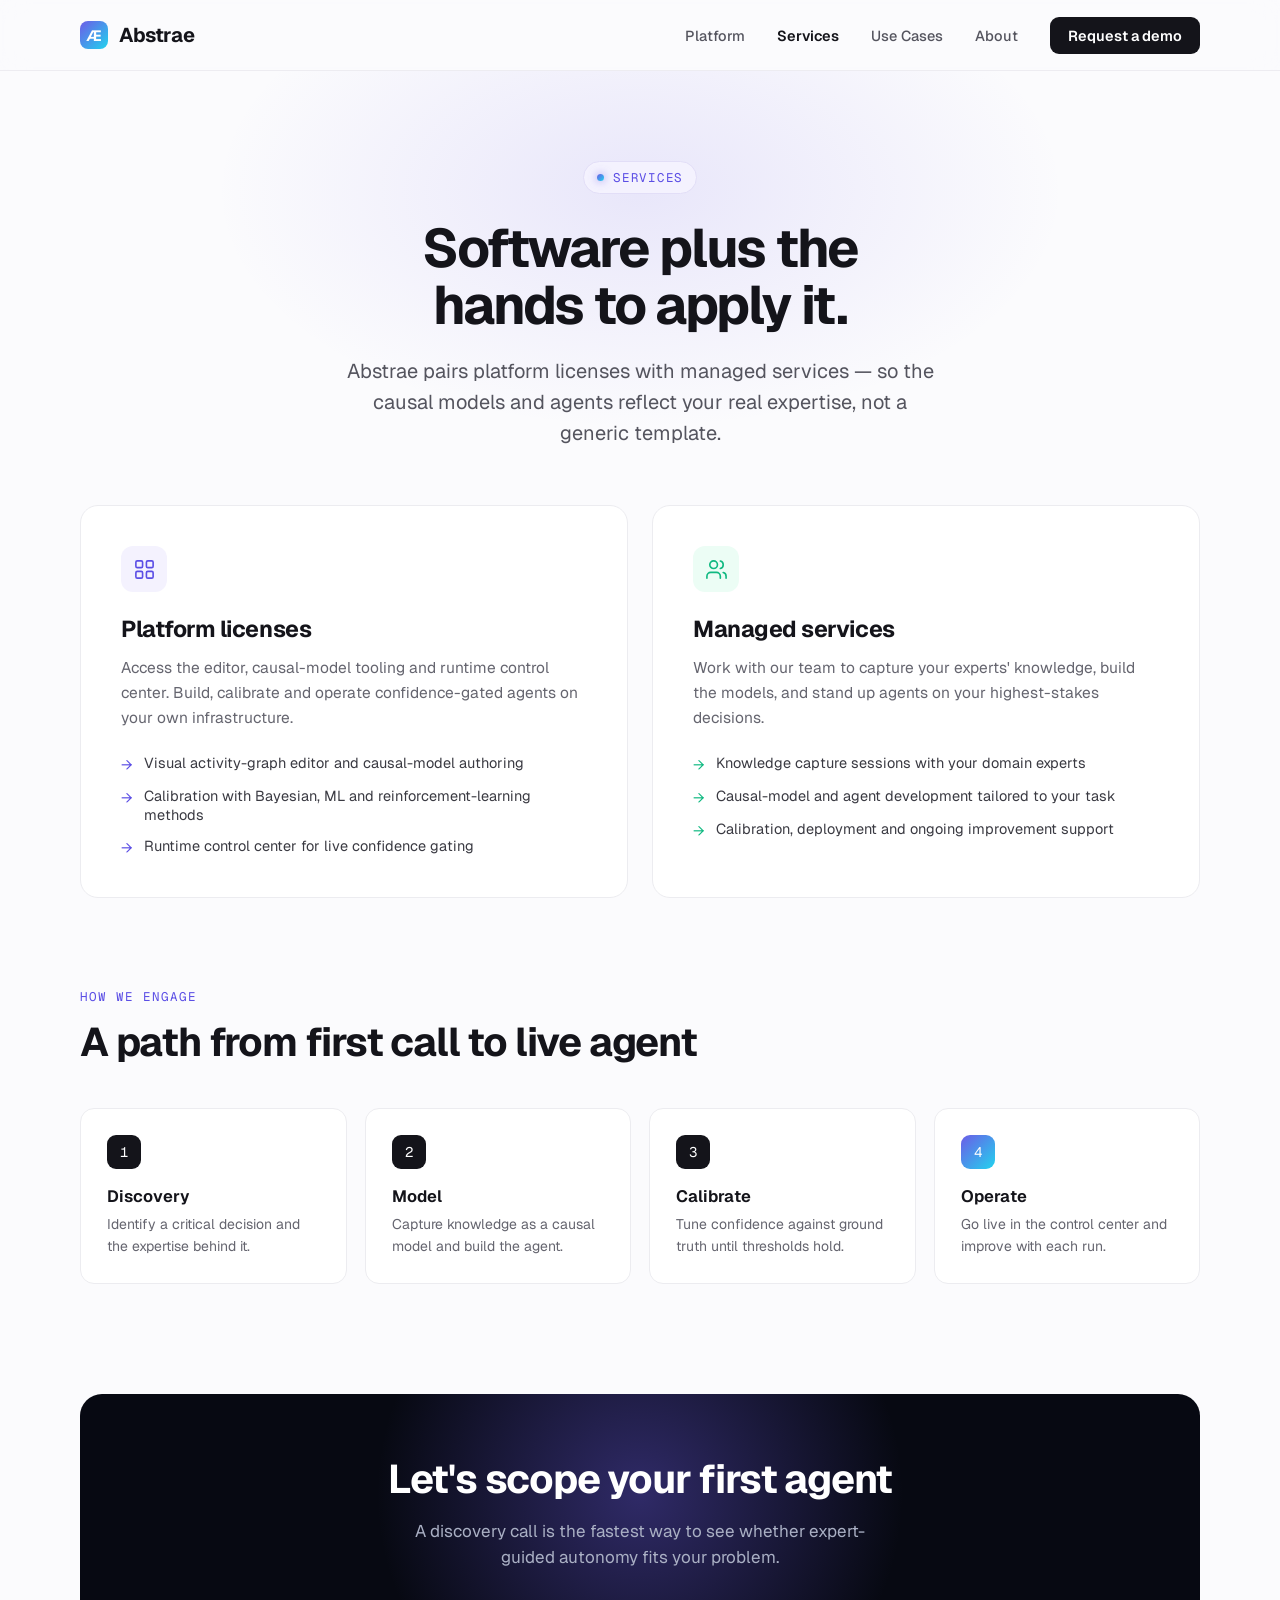
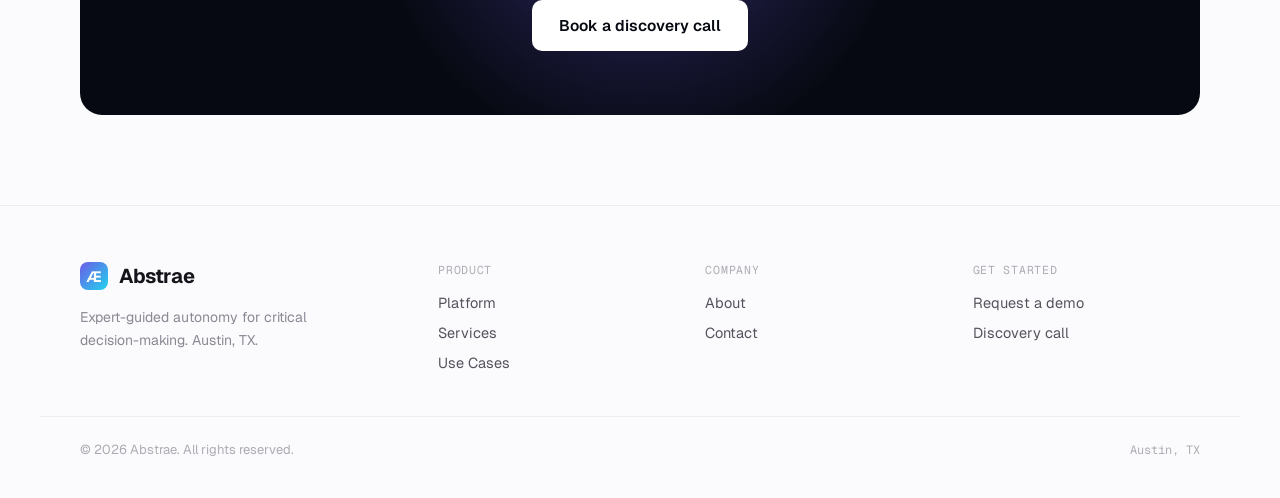
<file: services/index.html>
<!DOCTYPE html>
<html lang="en">
<head>
  <meta charset="utf-8">
  <meta name="viewport" content="width=device-width, initial-scale=1">
  <title>Services — Abstrae</title>
  <meta name="description" content="Abstrae pairs platform licenses with managed services — so the causal models and agents reflect your real expertise, not a generic template.">
  <link rel="icon" href="/assets/favicon.svg" type="image/svg+xml">
  <link rel="preconnect" href="https://fonts.googleapis.com">
  <link rel="preconnect" href="https://fonts.gstatic.com" crossorigin>
  <link href="https://fonts.googleapis.com/css2?family=Geist:wght@300;400;500;600;700;800&family=Geist+Mono:wght@400;500;600&display=swap" rel="stylesheet">
  <link rel="stylesheet" href="/assets/styles.css">
</head>
<body>

  <header class="nav">
    <div class="nav-inner">
      <a href="/" class="brand"><span class="brand-mark"><span></span></span><span class="brand-name">Abstrae</span></a>
      <nav class="nav-links">
        <a href="/platform/" class="nav-link">Platform</a>
        <a href="/services/" class="nav-link active">Services</a>
        <a href="/use-cases/" class="nav-link">Use Cases</a>
        <a href="/about/" class="nav-link">About</a>
        <a href="/contact/" class="nav-cta">Request a demo</a>
      </nav>
      <button class="nav-toggle" aria-label="Menu"><svg width="20" height="20" viewBox="0 0 24 24" fill="none" stroke="#14141a" stroke-width="2" stroke-linecap="round"><path d="M3 6h18M3 12h18M3 18h18"/></svg></button>
    </div>
  </header>

  <!-- HERO -->
  <section class="hero">
    <div class="glow glow-violet" style="top:-160px;left:50%;transform:translateX(-50%);width:1000px;height:560px;background:radial-gradient(ellipse at center,rgba(108,92,231,.13),transparent 60%)"></div>
    <div class="hero-center" style="padding-bottom:56px">
      <div class="pill" style="margin-bottom:26px"><span class="pill-dot"></span>Services</div>
      <h1 class="h1-sm" style="margin-bottom:22px">Software plus the hands to apply it.</h1>
      <p class="lead" style="max-width:600px;margin:0 auto">Abstrae pairs platform licenses with managed services — so the causal models and agents reflect your real expertise, not a generic template.</p>
    </div>
  </section>

  <!-- TWO MODELS -->
  <section class="container" style="padding-bottom:20px">
    <div class="grid-2">
      <div class="card-lg">
        <div class="card-icon violet" style="width:46px;height:46px;border-radius:12px"><svg width="23" height="23" viewBox="0 0 24 24" fill="none" stroke="#5b4ee5" stroke-width="1.7" stroke-linecap="round" stroke-linejoin="round"><rect x="3" y="3" width="7" height="7" rx="1.5"/><rect x="14" y="3" width="7" height="7" rx="1.5"/><rect x="3" y="14" width="7" height="7" rx="1.5"/><rect x="14" y="14" width="7" height="7" rx="1.5"/></svg></div>
        <h3 style="font-size:23px;font-weight:700;letter-spacing:-0.02em;margin-bottom:12px">Platform licenses</h3>
        <p style="font-size:15.5px;line-height:1.6;color:#65656f;margin-bottom:22px">Access the editor, causal-model tooling and runtime control center. Build, calibrate and operate confidence-gated agents on your own infrastructure.</p>
        <div class="check-list">
          <div class="check"><span class="arrow arrow-violet">→</span><span>Visual activity-graph editor and causal-model authoring</span></div>
          <div class="check"><span class="arrow arrow-violet">→</span><span>Calibration with Bayesian, ML and reinforcement-learning methods</span></div>
          <div class="check"><span class="arrow arrow-violet">→</span><span>Runtime control center for live confidence gating</span></div>
        </div>
      </div>
      <div class="card-lg">
        <div class="card-icon green" style="width:46px;height:46px;border-radius:12px"><svg width="23" height="23" viewBox="0 0 24 24" fill="none" stroke="#10b981" stroke-width="1.7" stroke-linecap="round" stroke-linejoin="round"><path d="M16 21v-2a4 4 0 0 0-4-4H6a4 4 0 0 0-4 4v2"/><circle cx="9" cy="7" r="4"/><path d="M22 21v-2a4 4 0 0 0-3-3.87M16 3.13a4 4 0 0 1 0 7.75"/></svg></div>
        <h3 style="font-size:23px;font-weight:700;letter-spacing:-0.02em;margin-bottom:12px">Managed services</h3>
        <p style="font-size:15.5px;line-height:1.6;color:#65656f;margin-bottom:22px">Work with our team to capture your experts' knowledge, build the models, and stand up agents on your highest-stakes decisions.</p>
        <div class="check-list">
          <div class="check"><span class="arrow arrow-green">→</span><span>Knowledge capture sessions with your domain experts</span></div>
          <div class="check"><span class="arrow arrow-green">→</span><span>Causal-model and agent development tailored to your task</span></div>
          <div class="check"><span class="arrow arrow-green">→</span><span>Calibration, deployment and ongoing improvement support</span></div>
        </div>
      </div>
    </div>
  </section>

  <!-- ENGAGEMENT FLOW -->
  <section class="container section">
    <div class="head">
      <div class="eyebrow">How we engage</div>
      <h2 class="h2-sm">A path from first call to live agent</h2>
    </div>
    <div class="grid-4">
      <div class="step-card"><span class="step-num">1</span><h3>Discovery</h3><p>Identify a critical decision and the expertise behind it.</p></div>
      <div class="step-card"><span class="step-num">2</span><h3>Model</h3><p>Capture knowledge as a causal model and build the agent.</p></div>
      <div class="step-card"><span class="step-num">3</span><h3>Calibrate</h3><p>Tune confidence against ground truth until thresholds hold.</p></div>
      <div class="step-card"><span class="step-num grad">4</span><h3>Operate</h3><p>Go live in the control center and improve with each run.</p></div>
    </div>
  </section>

  <!-- CTA BAND -->
  <section class="container" style="padding-top:70px;padding-bottom:90px">
    <div class="cta cta-center">
      <div class="glow glow-violet" style="top:-140px;left:50%;transform:translateX(-50%);width:700px;height:480px"></div>
      <div class="inner">
        <h2 class="h2-sm" style="color:#fff;margin-bottom:16px">Let's scope your first agent</h2>
        <p>A discovery call is the fastest way to see whether expert-guided autonomy fits your problem.</p>
        <div class="cta-actions"><a href="/contact/" class="btn btn-white">Book a discovery call</a></div>
      </div>
    </div>
  </section>

  <footer class="footer">
    <div class="footer-top">
      <div>
        <a href="/" class="brand" style="margin-bottom:16px"><span class="brand-mark"><span></span></span><span class="brand-name">Abstrae</span></a>
        <p>Expert-guided autonomy for critical decision-making. Austin, TX.</p>
      </div>
      <div class="footer-col"><div class="col-head">Product</div><div class="links"><a href="/platform/">Platform</a><a href="/services/">Services</a><a href="/use-cases/">Use Cases</a></div></div>
      <div class="footer-col"><div class="col-head">Company</div><div class="links"><a href="/about/">About</a><a href="/contact/">Contact</a></div></div>
      <div class="footer-col"><div class="col-head">Get started</div><div class="links"><a href="/contact/">Request a demo</a><a href="/contact/">Discovery call</a></div></div>
    </div>
    <div class="footer-bottom">
      <span>© 2026 Abstrae. All rights reserved.</span>
      <span class="mono">Austin, TX</span>
    </div>
  </footer>

  <script src="/assets/site.js"></script>
</body>
</html>
</file>
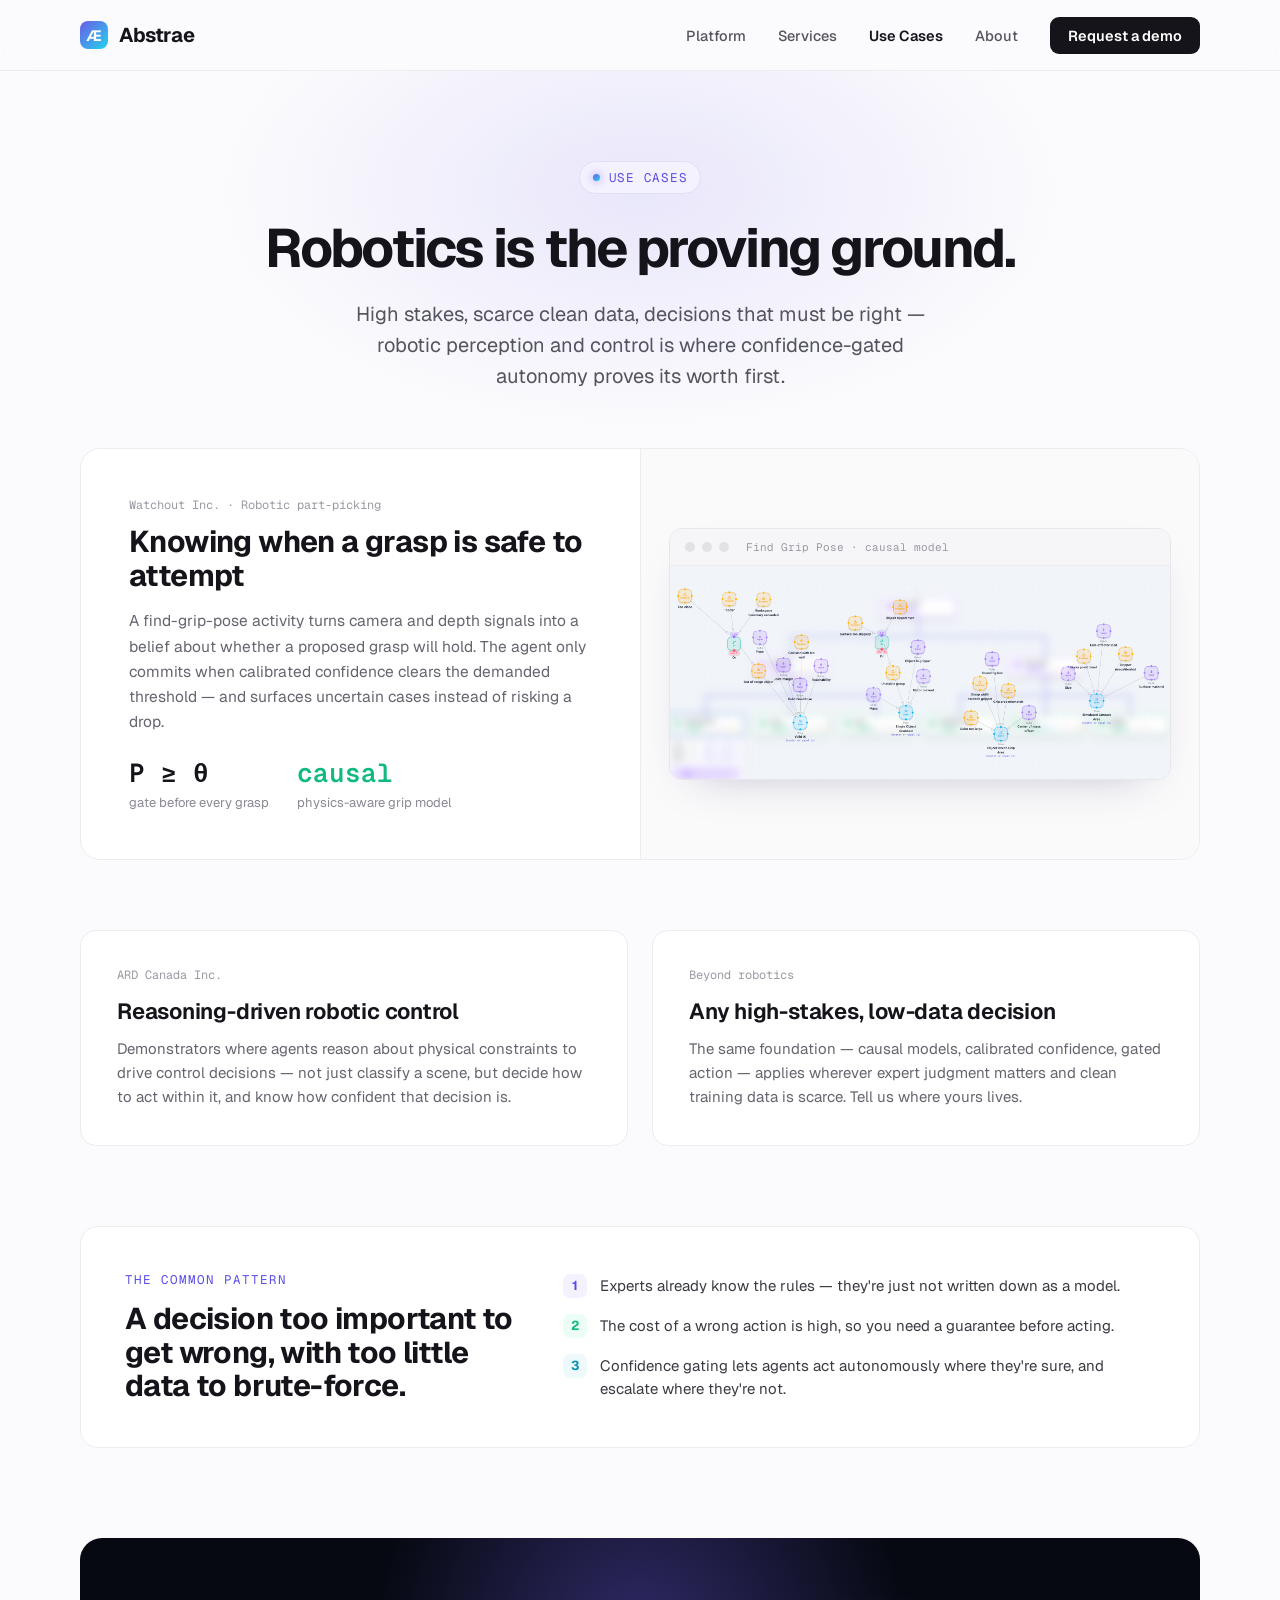
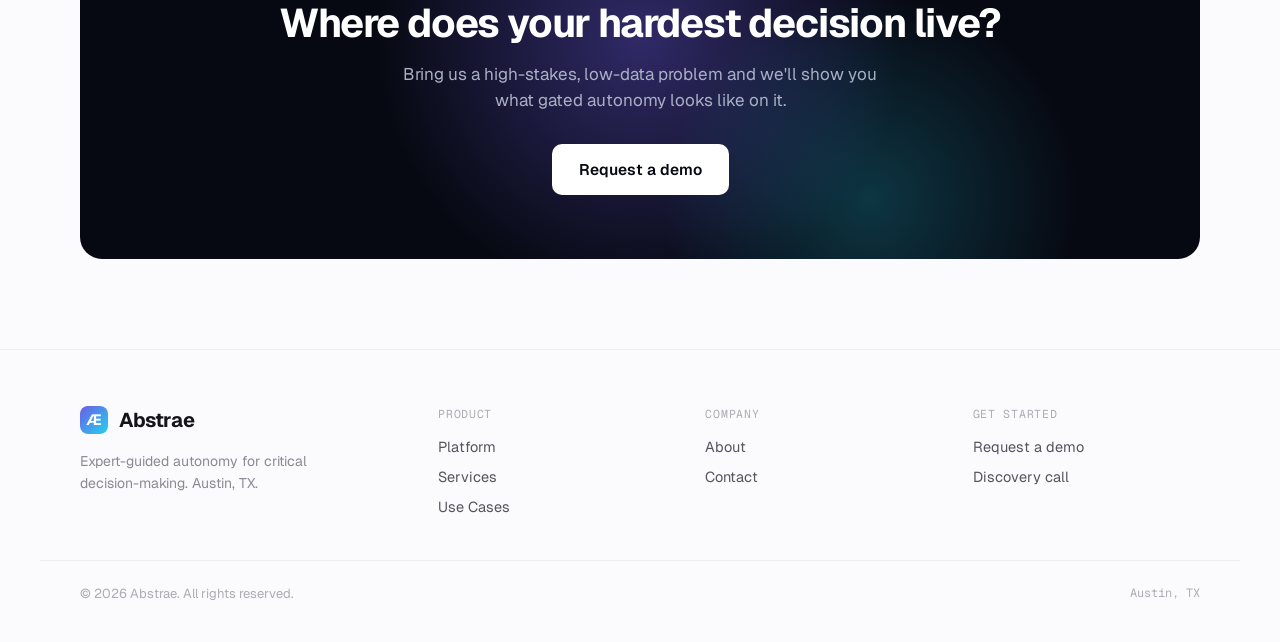
<file: use-cases/index.html>
<!DOCTYPE html>
<html lang="en">
<head>
  <meta charset="utf-8">
  <meta name="viewport" content="width=device-width, initial-scale=1">
  <title>Use Cases — Abstrae</title>
  <meta name="description" content="High stakes, scarce clean data, decisions that must be right — robotic perception and control is where confidence-gated autonomy proves its worth first.">
  <link rel="icon" href="/assets/favicon.svg" type="image/svg+xml">
  <link rel="preconnect" href="https://fonts.googleapis.com">
  <link rel="preconnect" href="https://fonts.gstatic.com" crossorigin>
  <link href="https://fonts.googleapis.com/css2?family=Geist:wght@300;400;500;600;700;800&family=Geist+Mono:wght@400;500;600&display=swap" rel="stylesheet">
  <link rel="stylesheet" href="/assets/styles.css">
</head>
<body>

  <header class="nav">
    <div class="nav-inner">
      <a href="/" class="brand"><span class="brand-mark"><span></span></span><span class="brand-name">Abstrae</span></a>
      <nav class="nav-links">
        <a href="/platform/" class="nav-link">Platform</a>
        <a href="/services/" class="nav-link">Services</a>
        <a href="/use-cases/" class="nav-link active">Use Cases</a>
        <a href="/about/" class="nav-link">About</a>
        <a href="/contact/" class="nav-cta">Request a demo</a>
      </nav>
      <button class="nav-toggle" aria-label="Menu"><svg width="20" height="20" viewBox="0 0 24 24" fill="none" stroke="#14141a" stroke-width="2" stroke-linecap="round"><path d="M3 6h18M3 12h18M3 18h18"/></svg></button>
    </div>
  </header>

  <!-- HERO -->
  <section class="hero">
    <div class="glow glow-violet" style="top:-160px;left:50%;transform:translateX(-50%);width:1000px;height:560px;background:radial-gradient(ellipse at center,rgba(108,92,231,.13),transparent 60%)"></div>
    <div class="hero-center" style="padding-bottom:56px">
      <div class="pill" style="margin-bottom:26px"><span class="pill-dot"></span>Use cases</div>
      <h1 class="h1-sm" style="margin-bottom:22px">Robotics is the proving ground.</h1>
      <p class="lead" style="max-width:620px;margin:0 auto">High stakes, scarce clean data, decisions that must be right — robotic perception and control is where confidence-gated autonomy proves its worth first.</p>
    </div>
  </section>

  <!-- FEATURED CASE -->
  <section class="container" style="padding-bottom:30px">
    <div class="case-feature">
      <div class="copy">
        <div class="kicker">Watchout Inc. · Robotic part-picking</div>
        <h2 style="font-size:30px;font-weight:700;letter-spacing:-0.02em;line-height:1.12;margin-bottom:16px">Knowing when a grasp is safe to attempt</h2>
        <p style="font-size:15.5px;line-height:1.62;color:#65656f;margin-bottom:22px">A find-grip-pose activity turns camera and depth signals into a belief about whether a proposed grasp will hold. The agent only commits when calibrated confidence clears the demanded threshold — and surfaces uncertain cases instead of risking a drop.</p>
        <div class="metric-row">
          <div class="metric"><div class="v">P ≥ θ</div><div class="k">gate before every grasp</div></div>
          <div class="metric"><div class="v" style="color:#10b981">causal</div><div class="k">physics-aware grip model</div></div>
        </div>
      </div>
      <div class="visual">
        <div class="frame" style="width:100%;box-shadow:0 18px 44px -28px rgba(40,30,90,.34)">
          <div class="frame-bar"><i></i><i></i><i></i><span class="frame-title">Find Grip Pose · causal model</span></div>
          <img src="/assets/causal_model.png" alt="Find Grip Pose causal model — graph of physical signals and specifications" loading="lazy">
        </div>
      </div>
    </div>
  </section>

  <!-- OTHER CASES -->
  <section class="container" style="padding-top:40px;padding-bottom:20px">
    <div class="grid-2">
      <div class="card" style="padding:36px"><div class="kicker" style="margin-bottom:14px">ARD Canada Inc.</div><h3 style="font-size:22px;font-weight:650;letter-spacing:-0.01em;margin-bottom:12px">Reasoning-driven robotic control</h3><p class="body">Demonstrators where agents reason about physical constraints to drive control decisions — not just classify a scene, but decide how to act within it, and know how confident that decision is.</p></div>
      <div class="card" style="padding:36px"><div class="kicker" style="margin-bottom:14px">Beyond robotics</div><h3 style="font-size:22px;font-weight:650;letter-spacing:-0.01em;margin-bottom:12px">Any high-stakes, low-data decision</h3><p class="body">The same foundation — causal models, calibrated confidence, gated action — applies wherever expert judgment matters and clean training data is scarce. Tell us where yours lives.</p></div>
    </div>
  </section>

  <!-- PATTERN STRIP -->
  <section class="container" style="padding-top:60px;padding-bottom:40px">
    <div class="pattern">
      <div>
        <div class="eyebrow" style="margin-bottom:14px">The common pattern</div>
        <h2 style="font-size:30px;line-height:1.12;letter-spacing:-0.02em;font-weight:700">A decision too important to get wrong, with too little data to brute-force.</h2>
      </div>
      <div class="pattern-list">
        <div class="pattern-item"><span class="n n-violet">1</span><p>Experts already know the rules — they're just not written down as a model.</p></div>
        <div class="pattern-item"><span class="n n-green">2</span><p>The cost of a wrong action is high, so you need a guarantee before acting.</p></div>
        <div class="pattern-item"><span class="n n-cyan">3</span><p>Confidence gating lets agents act autonomously where they're sure, and escalate where they're not.</p></div>
      </div>
    </div>
  </section>

  <!-- CTA BAND -->
  <section class="container" style="padding-top:50px;padding-bottom:90px">
    <div class="cta cta-center">
      <div class="glow glow-violet" style="top:-140px;left:50%;transform:translateX(-50%);width:700px;height:480px"></div>
      <div class="glow glow-cyan" style="bottom:-160px;right:8%;width:480px;height:440px"></div>
      <div class="inner">
        <h2 class="h2-sm" style="color:#fff;margin-bottom:16px">Where does your hardest decision live?</h2>
        <p>Bring us a high-stakes, low-data problem and we'll show you what gated autonomy looks like on it.</p>
        <div class="cta-actions"><a href="/contact/" class="btn btn-white">Request a demo</a></div>
      </div>
    </div>
  </section>

  <footer class="footer">
    <div class="footer-top">
      <div>
        <a href="/" class="brand" style="margin-bottom:16px"><span class="brand-mark"><span></span></span><span class="brand-name">Abstrae</span></a>
        <p>Expert-guided autonomy for critical decision-making. Austin, TX.</p>
      </div>
      <div class="footer-col"><div class="col-head">Product</div><div class="links"><a href="/platform/">Platform</a><a href="/services/">Services</a><a href="/use-cases/">Use Cases</a></div></div>
      <div class="footer-col"><div class="col-head">Company</div><div class="links"><a href="/about/">About</a><a href="/contact/">Contact</a></div></div>
      <div class="footer-col"><div class="col-head">Get started</div><div class="links"><a href="/contact/">Request a demo</a><a href="/contact/">Discovery call</a></div></div>
    </div>
    <div class="footer-bottom">
      <span>© 2026 Abstrae. All rights reserved.</span>
      <span class="mono">Austin, TX</span>
    </div>
  </footer>

  <script src="/assets/site.js"></script>
</body>
</html>
</file>
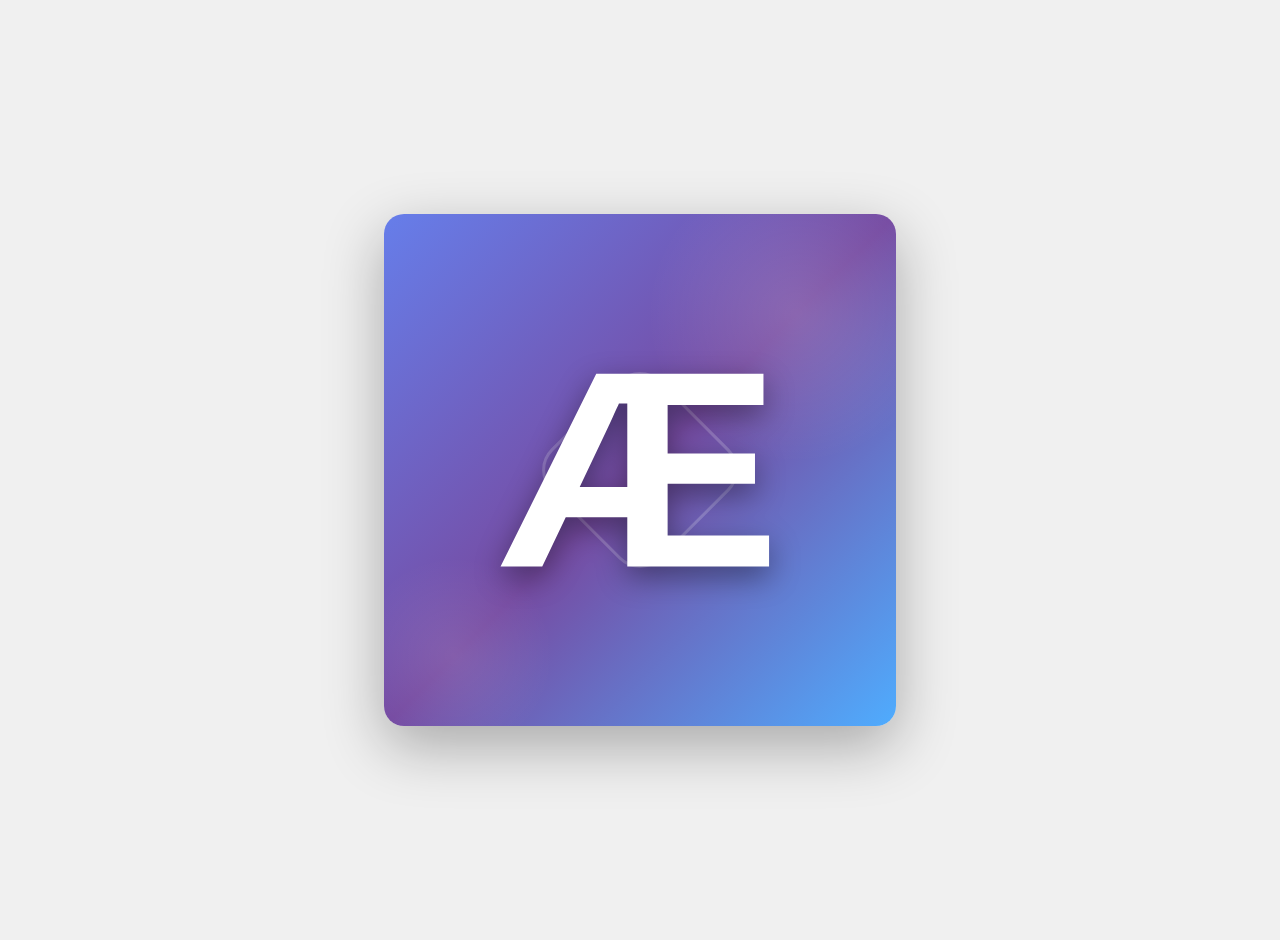
<file: logo.html>
<!DOCTYPE html>
<html lang="en">
<head>
    <meta charset="UTF-8">
    <meta name="viewport" content="width=device-width, initial-scale=1.0">
    <title>Æ Logo</title>
    <style>
        body {
            margin: 0;
            padding: 20px;
            display: flex;
            justify-content: center;
            align-items: center;
            min-height: 100vh;
            background: #f0f0f0;
            font-family: Arial, sans-serif;
        }
        
        .logo-container {
            width: 512px;
            height: 512px;
            position: relative;
            border-radius: 20px;
            overflow: hidden;
            box-shadow: 0 20px 60px rgba(0, 0, 0, 0.3);
        }
        
        .background {
            width: 100%;
            height: 100%;
            background: linear-gradient(135deg, #667eea 0%, #764ba2 50%, #4facfe 100%);
            position: relative;
            animation: gradientShift 8s ease infinite;
        }
        
        @keyframes gradientShift {
            0%, 100% {
                filter: hue-rotate(0deg);
            }
            50% {
                filter: hue-rotate(20deg);
            }
        }
        
        .background::before {
            content: '';
            position: absolute;
            width: 300px;
            height: 300px;
            background: radial-gradient(circle, rgba(255, 255, 255, 0.15) 0%, transparent 70%);
            border-radius: 50%;
            top: -50px;
            right: -50px;
            animation: float 6s ease-in-out infinite;
        }
        
        .background::after {
            content: '';
            position: absolute;
            width: 200px;
            height: 200px;
            background: radial-gradient(circle, rgba(255, 255, 255, 0.1) 0%, transparent 70%);
            border-radius: 50%;
            bottom: -30px;
            left: -30px;
            animation: float 8s ease-in-out infinite reverse;
        }
        
        @keyframes float {
            0%, 100% {
                transform: translate(0, 0) scale(1);
            }
            50% {
                transform: translate(-20px, -20px) scale(1.1);
            }
        }
        
        .ae-character {
            position: absolute;
            top: 50%;
            left: 50%;
            transform: translate(-50%, -50%);
            font-size: 280px;
            font-weight: bold;
            color: white;
            text-shadow: 0 10px 30px rgba(0, 0, 0, 0.4);
            font-family: 'Arial', sans-serif;
            z-index: 10;
            animation: glow 3s ease-in-out infinite;
        }
        
        @keyframes glow {
            0%, 100% {
                text-shadow: 0 10px 30px rgba(0, 0, 0, 0.4),
                            0 0 40px rgba(255, 255, 255, 0.3);
            }
            50% {
                text-shadow: 0 10px 30px rgba(0, 0, 0, 0.4),
                            0 0 60px rgba(255, 255, 255, 0.5);
            }
        }
        
        .geometric-accent {
            position: absolute;
            width: 150px;
            height: 150px;
            border: 3px solid rgba(255, 255, 255, 0.2);
            border-radius: 30px;
            top: 50%;
            left: 50%;
            transform: translate(-50%, -50%) rotate(45deg);
            animation: rotate 20s linear infinite;
        }
        
        @keyframes rotate {
            from {
                transform: translate(-50%, -50%) rotate(45deg);
            }
            to {
                transform: translate(-50%, -50%) rotate(405deg);
            }
        }
    </style>
</head>
<body>
    <div class="logo-container">
        <div class="background"></div>
        <div class="geometric-accent"></div>
        <div class="ae-character">Æ</div>
    </div>
</body>
</html>
</file>
<file: assets/styles.css>
/* ============================================================
   Abstrae — site styles
   Geist / Geist Mono · light theme · violet→cyan accent
   ============================================================ */

:root{
  --bg:#fbfbfd;
  --ink:#14141a;
  --muted:#54545e;
  --muted-2:#65656f;
  --soft:#8a8994;
  --faint:#adacb4;
  --line:#ececf0;
  --line-2:#edecf1;
  --violet:#5b4ee5;
  --violet-d:#4d40d8;
  --violet-soft:#f4f2fe;
  --violet-border:#e2def7;
  --green:#10b981;
  --cyan:#22d3ee;
  --dark:#070912;
  --grad:linear-gradient(135deg,#6c5ce7,#22d3ee);
  --maxw:1200px;
  --pad:40px;
}

*{box-sizing:border-box}
html{scroll-behavior:smooth}
body{
  margin:0;
  background:var(--bg);
  color:var(--ink);
  font-family:'Geist',-apple-system,BlinkMacSystemFont,'Segoe UI',sans-serif;
  overflow-x:hidden;
  -webkit-font-smoothing:antialiased;
  text-rendering:optimizeLegibility;
}
a{text-decoration:none;color:inherit}
img{max-width:100%;display:block}
h1,h2,h3,p{margin:0}
.mono{font-family:'Geist Mono',monospace}

/* ---------- layout ---------- */
.container{max-width:var(--maxw);margin:0 auto;padding-left:var(--pad);padding-right:var(--pad)}
.container-md{max-width:1080px;margin:0 auto;padding-left:var(--pad);padding-right:var(--pad)}
.container-sm{max-width:880px;margin:0 auto;padding-left:var(--pad);padding-right:var(--pad)}
.section{padding-top:70px;padding-bottom:40px}
.section-tight{padding-top:40px;padding-bottom:30px}
.section-lg{padding-top:84px;padding-bottom:40px}
.relative{position:relative}
.center{text-align:center}

/* decorative radial glows */
.glow{position:absolute;pointer-events:none;z-index:0}
.glow-violet{background:radial-gradient(circle,rgba(108,92,231,.4),transparent 62%)}
.glow-cyan{background:radial-gradient(circle,rgba(34,211,238,.22),transparent 64%)}

/* ---------- nav ---------- */
.nav{position:sticky;top:0;z-index:50;background:rgba(251,251,253,.82);backdrop-filter:blur(14px);border-bottom:1px solid var(--line-2)}
.nav-inner{max-width:var(--maxw);margin:0 auto;padding:0 var(--pad);height:70px;display:flex;align-items:center;justify-content:space-between}
.brand{display:flex;align-items:center;gap:11px}
.brand-mark{width:28px;height:28px;border-radius:8px;background:var(--grad);display:flex;align-items:center;justify-content:center;flex:none}
.brand-mark span{display:flex;align-items:center;justify-content:center}
.brand-mark span::before{content:"\00C6";color:#fff;font-weight:700;font-size:15px;line-height:1;letter-spacing:-0.02em}
.brand-name{font-size:20px;font-weight:700;letter-spacing:-0.02em}
.nav-links{display:flex;gap:32px;align-items:center;font-size:14.5px;color:var(--muted);font-weight:500}
.nav-link{transition:color .15s}
.nav-link:hover{color:var(--ink)}
.nav-link.active{color:var(--ink);font-weight:600}
.nav-cta{background:var(--ink);color:#fff;padding:9px 18px;border-radius:9px;font-weight:600;white-space:nowrap;transition:background .15s}
.nav-cta:hover{background:#2a2a33}
.nav-toggle{display:none}

/* ---------- buttons ---------- */
.btn{display:inline-flex;align-items:center;justify-content:center;border-radius:10px;font-size:15.5px;font-weight:600;padding:14px 26px;transition:background .15s,box-shadow .15s,border-color .15s;cursor:pointer;border:1px solid transparent}
.btn-primary{background:var(--violet);color:#fff;box-shadow:0 14px 32px -12px rgba(91,78,229,.6)}
.btn-primary:hover{background:var(--violet-d)}
.btn-outline{border-color:#d8d7dd;color:var(--ink);background:transparent}
.btn-outline:hover{background:#f4f3f6}
.btn-white{background:#fff;color:var(--dark)}
.btn-white:hover{background:#e9e9ee}
.btn-ghost{border-color:rgba(255,255,255,.2);color:#fff;background:transparent}
.btn-ghost:hover{background:rgba(255,255,255,.06)}

/* ---------- eyebrow / badges ---------- */
.eyebrow{font-family:'Geist Mono',monospace;font-size:12.5px;letter-spacing:0.08em;text-transform:uppercase;color:var(--violet);margin-bottom:16px}
.pill{display:inline-flex;align-items:center;gap:9px;font-family:'Geist Mono',monospace;font-size:12.5px;letter-spacing:0.06em;text-transform:uppercase;color:var(--violet);border:1px solid var(--violet-border);background:var(--violet-soft);padding:7px 13px;border-radius:100px;white-space:nowrap}
.pill-dot{width:7px;height:7px;border-radius:50%;background:var(--grad);box-shadow:0 0 9px rgba(108,92,231,.7)}
.pill-dark{color:#7ee6f5;border-color:rgba(34,211,238,.28);background:rgba(34,211,238,.06)}
.pill-dark .pill-dot{background:var(--cyan);box-shadow:0 0 10px var(--cyan)}

/* ---------- type ---------- */
.h1{font-size:60px;line-height:1.04;letter-spacing:-0.038em;font-weight:700;text-wrap:balance}
.h1-sm{font-size:54px;line-height:1.06;letter-spacing:-0.038em;font-weight:700;text-wrap:balance}
.h2{font-size:42px;line-height:1.08;letter-spacing:-0.03em;font-weight:700;text-wrap:balance}
.h2-sm{font-size:40px;line-height:1.08;letter-spacing:-0.03em;font-weight:700;text-wrap:balance}
.h3{font-size:19px;font-weight:650;letter-spacing:-0.01em}
.lead{font-size:20px;line-height:1.55;color:var(--muted)}
.lead-lg{font-size:21px;line-height:1.55;color:var(--muted)}
.body{font-size:15px;line-height:1.6;color:var(--muted-2)}

/* ---------- hero ---------- */
.hero{position:relative;overflow:hidden}
.hero-split{position:relative;max-width:var(--maxw);margin:0 auto;padding:92px var(--pad) 60px;display:grid;grid-template-columns:1.04fr 0.96fr;gap:64px;align-items:center;z-index:1}
.hero-center{position:relative;max-width:880px;margin:0 auto;padding:90px var(--pad) 40px;text-align:center;z-index:1}
.hero-actions{display:flex;gap:13px;align-items:center;flex-wrap:wrap}
.hero-center .hero-actions{justify-content:center}

/* ---------- diagram frame (browser chrome) ---------- */
.frame-wrap{position:relative}
.frame-glow{position:absolute;inset:-28px;background:radial-gradient(circle at 60% 40%,rgba(108,92,231,.28),transparent 60%),radial-gradient(circle at 30% 80%,rgba(34,211,238,.22),transparent 60%);filter:blur(20px);pointer-events:none}
.frame{position:relative;border:1px solid #e7e6ea;border-radius:13px;overflow:hidden;box-shadow:0 30px 70px -30px rgba(40,30,90,.4);background:#fafafb}
.frame-bar{display:flex;align-items:center;gap:7px;padding:11px 15px;background:#f6f6f8;border-bottom:1px solid #ecebef}
.frame-bar i{width:10px;height:10px;border-radius:50%;background:#e2e1e6}
.frame-bar .frame-title{font-family:'Geist Mono',monospace;font-size:11px;color:#9b9aa3;margin-left:10px}
.frame img{width:100%;height:auto;display:block}

/* ---------- activity graph (inline diagram) ---------- */
@keyframes agpulse{0%,100%{transform:scale(1);opacity:1}50%{transform:scale(.5);opacity:.45}}
.activity-graph{container-type:inline-size;position:relative;width:100%;aspect-ratio:1000/600;background:#fcfcfd;background-image:radial-gradient(#ececf1 1px,transparent 1.4px);background-size:24px 24px;font-family:'Geist',sans-serif;overflow:hidden}

/* ---------- control center (inline diagram) ---------- */
@keyframes ccpulse{0%,100%{opacity:1}50%{opacity:.35}}
.control-center{container-type:inline-size;width:100%;background:#070912;font-family:'Geist',sans-serif;padding:2cqw;box-sizing:border-box;display:flex;flex-direction:column;gap:1.8cqw}

/* ---------- client strip ---------- */
.client-strip{position:relative;max-width:var(--maxw);margin:0 auto;padding:22px var(--pad) 56px;display:flex;align-items:center;gap:38px;flex-wrap:wrap;z-index:1}
.client-strip .label{font-family:'Geist Mono',monospace;font-size:11.5px;letter-spacing:0.08em;text-transform:uppercase;color:var(--faint)}
.client-strip .name{font-size:18px;font-weight:600;color:#bcbbc3}

/* ---------- cards ---------- */
.card{border:1px solid var(--line);border-radius:16px;padding:32px;background:#fff}
.card-lg{border:1px solid var(--line);border-radius:18px;padding:40px;background:#fff}
.card-link{transition:border-color .15s}
.card-link:hover{border-color:#d6d4ea}
.card-icon{width:44px;height:44px;border-radius:11px;display:flex;align-items:center;justify-content:center;margin-bottom:22px}
.card-icon.violet{background:var(--violet-soft)}
.card-icon.green{background:#ecfdf5}
.card-icon.cyan{background:#eef9fc}
.card h3{margin-bottom:9px}
.kicker{font-family:'Geist Mono',monospace;font-size:12px;color:#9b9aa3;margin-bottom:12px}

.grid-3{display:grid;grid-template-columns:repeat(3,1fr);gap:24px}
.grid-4{display:grid;grid-template-columns:repeat(4,1fr);gap:18px}
.grid-2{display:grid;grid-template-columns:repeat(2,1fr);gap:24px}

/* ---------- step list (home) ---------- */
.how-stack{display:flex;flex-direction:column;gap:44px}
.how-steps{display:grid;grid-template-columns:repeat(2,1fr);gap:12px}
.steps{display:flex;flex-direction:column;gap:8px}
.step{display:flex;gap:20px;padding:22px;border-radius:14px;background:#fff;border:1px solid var(--line)}
.step-num{flex:none;width:34px;height:34px;border-radius:9px;background:var(--ink);color:#fff;font-family:'Geist Mono',monospace;font-size:14px;display:flex;align-items:center;justify-content:center}
.step-num.grad{background:var(--grad)}
.step h3{font-size:17.5px;font-weight:650;margin-bottom:5px}
.step p{font-size:14.5px;line-height:1.55;color:var(--muted-2)}

/* ---------- step cards (4-col) ---------- */
.step-card{border:1px solid var(--line);border-radius:14px;padding:26px;background:#fff}
.step-card .step-num{margin-bottom:16px}
.step-card h3{font-size:16.5px;font-weight:650;margin-bottom:7px}
.step-card p{font-size:14px;line-height:1.55;color:var(--muted-2)}

/* ---------- bordered matrix (why / principles) ---------- */
.matrix{display:grid;grid-template-columns:repeat(2,1fr);border:1px solid var(--line);border-radius:16px;overflow:hidden;background:#fff}
.matrix > div{padding:34px}
.matrix > div:nth-child(odd){border-right:1px solid var(--line)}
.matrix > div:nth-child(1),.matrix > div:nth-child(2){border-bottom:1px solid var(--line)}
.matrix h3{font-size:18px;font-weight:650;margin-bottom:8px}

/* ---------- dark band ---------- */
.band-dark{background:var(--dark);position:relative;overflow:hidden}
.band-dark .container{position:relative;padding-top:84px;padding-bottom:90px;z-index:1}
.band-head{display:flex;align-items:flex-end;justify-content:space-between;gap:40px;margin-bottom:44px}
.band-head .h2{color:#fff;max-width:620px}
.band-head p{font-size:16px;line-height:1.6;color:#aab0c4;max-width:320px}
.band-center{text-align:center;max-width:680px;margin:0 auto 44px}
.band-center .h2{color:#fff;margin-bottom:18px}
.band-center p{font-size:18px;line-height:1.55;color:#aab0c4}
.frame-dark{position:relative;border:1px solid rgba(255,255,255,.1);border-radius:14px;overflow:hidden;box-shadow:0 50px 100px -30px rgba(0,0,0,.8)}
.frame-dark img{width:100%;height:auto;display:block}
.stats{display:grid;grid-template-columns:repeat(3,1fr);gap:28px;margin-top:44px}
.stat-num{font-family:'Geist Mono',monospace;font-size:30px;font-weight:600;color:#fff;letter-spacing:-0.02em}
.stat p{font-size:14.5px;line-height:1.55;color:#8a90a6;margin-top:8px}

/* ---------- CTA band ---------- */
.cta{position:relative;overflow:hidden;border-radius:22px;background:var(--dark);padding:70px 56px}
.cta-center{text-align:center;padding:64px 56px}
.cta .inner{position:relative;max-width:640px;z-index:1}
.cta-center .inner{max-width:none}
.cta .h2{color:#fff;margin-bottom:18px}
.cta p{font-size:18px;line-height:1.55;color:#aab0c4;margin-bottom:32px}
.cta-center p{font-size:17px;max-width:480px;margin-left:auto;margin-right:auto;margin-bottom:30px}
.cta-actions{display:flex;gap:13px;align-items:center;flex-wrap:wrap}
.cta-center .cta-actions{justify-content:center}

/* ---------- section head ---------- */
.head{margin-bottom:44px}
.head-row{display:flex;align-items:flex-end;justify-content:space-between;gap:24px;margin-bottom:32px;flex-wrap:wrap}
.head-link{font-size:14.5px;font-weight:600;color:var(--violet);white-space:nowrap;transition:color .15s}
.head-link:hover{color:var(--violet-d)}

/* ---------- use cases ---------- */
.case-feature{border:1px solid var(--line);border-radius:20px;overflow:hidden;background:#fff;display:grid;grid-template-columns:1fr 1fr}
.case-feature .copy{padding:48px}
.case-feature .visual{background:#fafafb;border-left:1px solid var(--line);display:flex;align-items:center;padding:28px}
.metric-row{display:flex;gap:28px;flex-wrap:wrap}
.metric .v{font-family:'Geist Mono',monospace;font-size:26px;font-weight:600}
.metric .k{font-size:13px;color:var(--soft);margin-top:4px}

/* numbered inline list (pattern strip) */
.pattern{border:1px solid var(--line);border-radius:18px;background:#fff;padding:44px;display:grid;grid-template-columns:0.8fr 1.2fr;gap:44px;align-items:center}
.pattern-list{display:flex;flex-direction:column;gap:16px}
.pattern-item{display:flex;gap:13px;align-items:flex-start}
.pattern-item .n{flex:none;width:24px;height:24px;border-radius:7px;font-size:13px;font-weight:700;display:flex;align-items:center;justify-content:center}
.pattern-item p{font-size:15px;line-height:1.55;color:#3a3a42}
.n-violet{background:var(--violet-soft);color:var(--violet)}
.n-green{background:#ecfdf5;color:var(--green)}
.n-cyan{background:#eef9fc;color:#0891b2}

/* ---------- services checklist ---------- */
.check-list{display:flex;flex-direction:column;gap:12px}
.check{display:flex;gap:11px;align-items:flex-start;font-size:14.5px;color:#3a3a42}
.check .arrow{margin-top:2px}
.arrow-violet{color:var(--violet)}
.arrow-green{color:var(--green)}

/* ---------- contact ---------- */
.contact-grid{position:relative;max-width:1080px;margin:0 auto;padding:80px var(--pad) 90px;display:grid;grid-template-columns:0.92fr 1.08fr;gap:64px;align-items:start;z-index:1}
.contact-info{display:flex;flex-direction:column;gap:20px}
.info-row{display:flex;gap:14px;align-items:flex-start}
.info-ic{flex:none;width:38px;height:38px;border-radius:10px;display:flex;align-items:center;justify-content:center}
.info-ic.violet{background:var(--violet-soft)}
.info-ic.green{background:#ecfdf5}
.info-row .lbl{font-size:13px;color:var(--soft);margin-bottom:2px}
.info-row .val{font-size:15.5px;font-weight:600;color:var(--ink)}
.form-card-wrap{position:relative}
.form-glow{position:absolute;inset:-20px;background:radial-gradient(circle at 70% 20%,rgba(108,92,231,.16),transparent 60%),radial-gradient(circle at 20% 90%,rgba(34,211,238,.14),transparent 60%);filter:blur(18px);pointer-events:none}
.form-card{position:relative;background:#fff;border:1px solid var(--line);border-radius:18px;padding:38px;box-shadow:0 30px 70px -38px rgba(40,30,90,.35)}
.form-stack{display:flex;flex-direction:column;gap:18px}
.form-row{display:grid;grid-template-columns:1fr 1fr;gap:16px}
.field label{display:block;font-size:13px;font-weight:600;color:#3a3a42;margin-bottom:7px}
.field input,.field select,.field textarea{width:100%;padding:12px 14px;border:1px solid #dedce4;border-radius:10px;font-size:14.5px;color:var(--ink);background:#fff;font-family:inherit;transition:border-color .15s,box-shadow .15s}
.field textarea{resize:vertical;min-height:108px}
.field input:focus,.field select:focus,.field textarea:focus{outline:none;border-color:var(--violet);box-shadow:0 0 0 3px rgba(91,78,229,.12)}
.btn-submit{width:100%;background:var(--violet);color:#fff;padding:14px;border:none;border-radius:10px;font-size:15.5px;font-weight:600;cursor:pointer;font-family:inherit;transition:background .15s;box-shadow:0 14px 32px -14px rgba(91,78,229,.7)}
.btn-submit:hover{background:var(--violet-d)}
.form-note{font-size:12.5px;line-height:1.5;color:var(--faint);margin:0;text-align:center}
.form-success{text-align:center;padding:40px 12px}
.success-ic{width:56px;height:56px;border-radius:15px;background:#ecfdf5;display:flex;align-items:center;justify-content:center;margin:0 auto 22px}
.is-hidden{display:none}

/* ---------- footer ---------- */
.footer{border-top:1px solid var(--line-2);background:var(--bg)}
.footer-top{max-width:var(--maxw);margin:0 auto;padding:56px var(--pad) 44px;display:grid;grid-template-columns:1.4fr 1fr 1fr 1fr;gap:40px}
.footer p{font-size:14px;line-height:1.6;color:var(--soft);max-width:280px}
.footer-col .col-head{font-family:'Geist Mono',monospace;font-size:11.5px;letter-spacing:0.06em;text-transform:uppercase;color:var(--faint);margin-bottom:16px}
.footer-col .links{display:flex;flex-direction:column;gap:11px;font-size:14.5px;color:var(--muted)}
.footer-col .links a:hover{color:var(--ink)}
.footer-bottom{max-width:var(--maxw);margin:0 auto;padding:24px var(--pad) 40px;display:flex;justify-content:space-between;align-items:center;border-top:1px solid var(--line-2)}
.footer-bottom span{font-size:13px;color:var(--faint)}
.footer-bottom .mono{font-size:12px}

/* ============================================================
   responsive
   ============================================================ */
@media (max-width:960px){
  :root{--pad:24px}
  .h1{font-size:46px}
  .h1-sm{font-size:42px}
  .h2,.h2-sm{font-size:34px}
  .hero-split{grid-template-columns:1fr;gap:40px;padding-top:64px}
  .hero-center{padding-top:64px}
  .grid-3{grid-template-columns:1fr 1fr}
  .grid-4{grid-template-columns:1fr 1fr}
  .case-feature{grid-template-columns:1fr}
  .case-feature .visual{border-left:none;border-top:1px solid var(--line)}
  .pattern{grid-template-columns:1fr;gap:28px}
  .contact-grid{grid-template-columns:1fr;gap:40px;padding-top:56px}
  .band-head{flex-direction:column;align-items:flex-start;gap:18px}
  .stats{grid-template-columns:1fr}
  .footer-top{grid-template-columns:1fr 1fr;gap:32px}
}
@media (max-width:640px){
  .h1{font-size:38px}
  .h1-sm{font-size:34px}
  .h2,.h2-sm{font-size:30px}
  .lead,.lead-lg{font-size:18px}
  .nav-links{display:none}
  .nav-links.open{display:flex;position:absolute;top:70px;left:0;right:0;flex-direction:column;align-items:flex-start;gap:18px;background:rgba(251,251,253,.98);backdrop-filter:blur(14px);border-bottom:1px solid var(--line-2);padding:22px var(--pad)}
  .nav-toggle{display:inline-flex;align-items:center;justify-content:center;width:40px;height:40px;border:1px solid var(--line);border-radius:9px;background:#fff;cursor:pointer}
  .grid-2,.grid-3,.grid-4,.matrix,.how-steps{grid-template-columns:1fr}
  .matrix > div{border-right:none !important;border-bottom:1px solid var(--line) !important}
  .matrix > div:last-child{border-bottom:none !important}
  .form-row{grid-template-columns:1fr}
  .cta,.cta-center{padding:48px 28px}
  .card-lg{padding:30px}
  .case-feature .copy{padding:32px}
  .pattern{padding:32px}
  .footer-top{grid-template-columns:1fr 1fr}
  .footer-bottom{flex-direction:column;gap:10px;align-items:flex-start}
}
</file>
